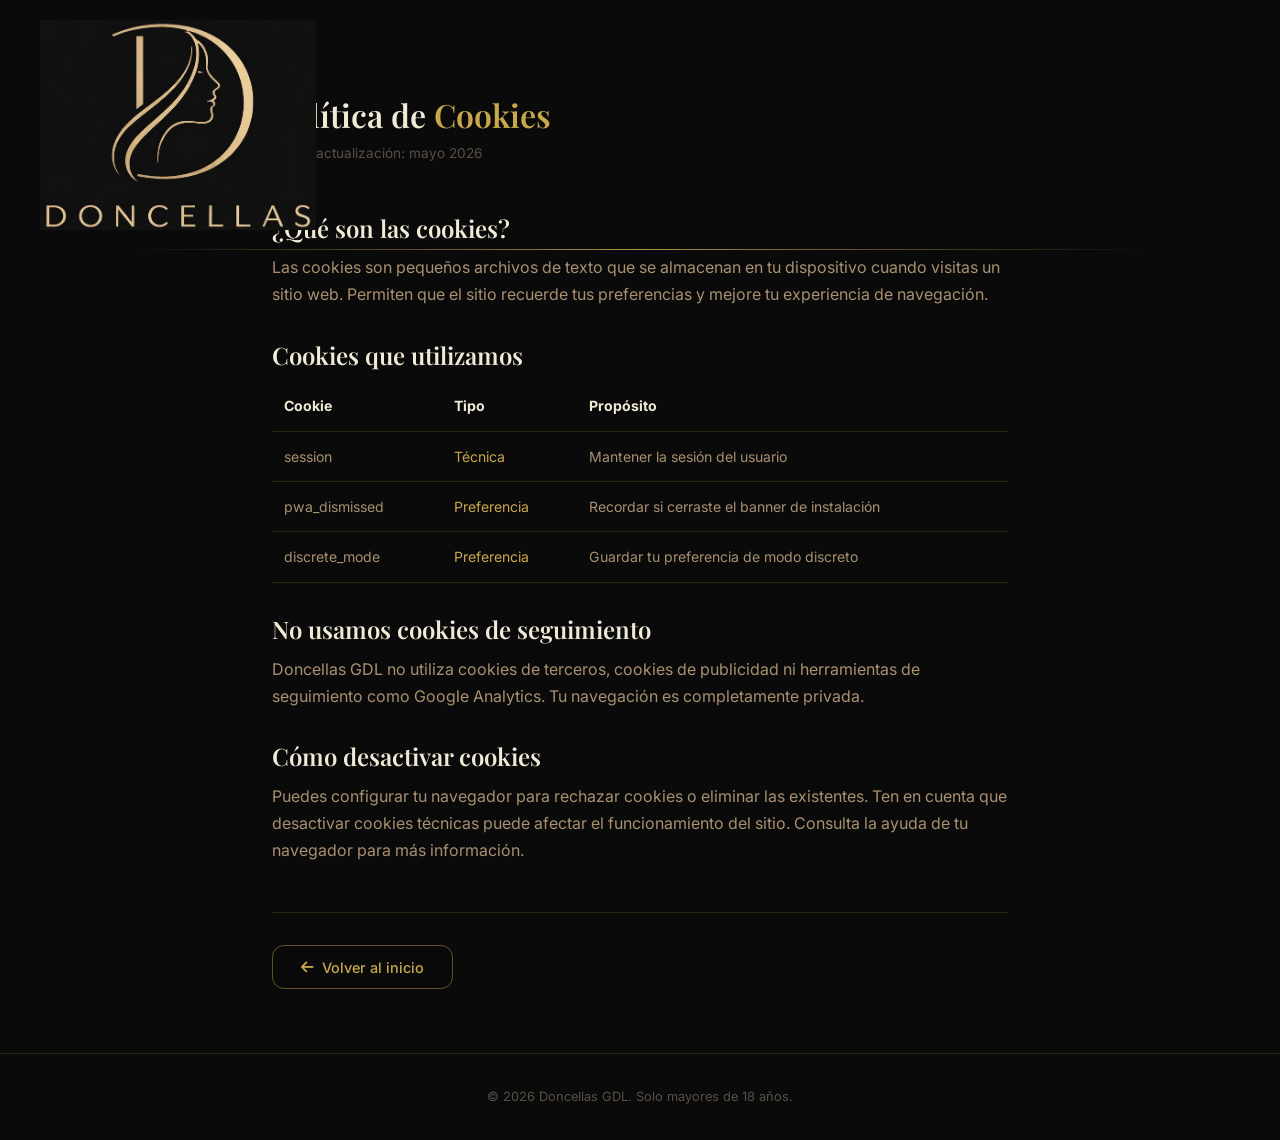
<file: cookies.html>
<!DOCTYPE html>
<html lang="es">
<head>
  <meta charset="UTF-8" />
  <meta name="viewport" content="width=device-width, initial-scale=1.0" />
  <title>Política de Cookies | Doncellas GDL</title>
  <meta name="robots" content="noindex, nofollow" />
  <link rel="stylesheet" href="styles.css" />
  <link rel="stylesheet" href="https://cdnjs.cloudflare.com/ajax/libs/font-awesome/6.5.0/css/all.min.css" />
</head>
<body>
<nav class="nav">
  <a href="index.html" class="nav-logo"><img src="logo.png" alt="Doncellas" /></a>
  <span class="nav-escorts-mobile">La Elegancia del Placer</span>
</nav>

<main style="max-width:800px;margin:0 auto;padding:6rem 2rem 4rem">
  <h1 style="font-size:2rem;margin-bottom:.5rem">Política de <span class="gold">Cookies</span></h1>
  <p style="color:var(--t3);font-size:.85rem;margin-bottom:3rem">Última actualización: mayo 2026</p>

  <div style="display:flex;flex-direction:column;gap:2rem;color:var(--t2);line-height:1.8">

    <section>
      <h3 style="color:var(--t1);margin-bottom:.75rem">¿Qué son las cookies?</h3>
      <p>Las cookies son pequeños archivos de texto que se almacenan en tu dispositivo cuando visitas un sitio web. Permiten que el sitio recuerde tus preferencias y mejore tu experiencia de navegación.</p>
    </section>

    <section>
      <h3 style="color:var(--t1);margin-bottom:.75rem">Cookies que utilizamos</h3>
      <div style="overflow-x:auto">
        <table style="width:100%;border-collapse:collapse;font-size:.88rem">
          <thead>
            <tr style="border-bottom:1px solid var(--border)">
              <th style="text-align:left;padding:.75rem;color:var(--t1)">Cookie</th>
              <th style="text-align:left;padding:.75rem;color:var(--t1)">Tipo</th>
              <th style="text-align:left;padding:.75rem;color:var(--t1)">Propósito</th>
            </tr>
          </thead>
          <tbody>
            <tr style="border-bottom:1px solid var(--border)">
              <td style="padding:.75rem">session</td>
              <td style="padding:.75rem;color:var(--gold)">Técnica</td>
              <td style="padding:.75rem">Mantener la sesión del usuario</td>
            </tr>
            <tr style="border-bottom:1px solid var(--border)">
              <td style="padding:.75rem">pwa_dismissed</td>
              <td style="padding:.75rem;color:var(--gold)">Preferencia</td>
              <td style="padding:.75rem">Recordar si cerraste el banner de instalación</td>
            </tr>
            <tr style="border-bottom:1px solid var(--border)">
              <td style="padding:.75rem">discrete_mode</td>
              <td style="padding:.75rem;color:var(--gold)">Preferencia</td>
              <td style="padding:.75rem">Guardar tu preferencia de modo discreto</td>
            </tr>
          </tbody>
        </table>
      </div>
    </section>

    <section>
      <h3 style="color:var(--t1);margin-bottom:.75rem">No usamos cookies de seguimiento</h3>
      <p>Doncellas GDL no utiliza cookies de terceros, cookies de publicidad ni herramientas de seguimiento como Google Analytics. Tu navegación es completamente privada.</p>
    </section>

    <section>
      <h3 style="color:var(--t1);margin-bottom:.75rem">Cómo desactivar cookies</h3>
      <p>Puedes configurar tu navegador para rechazar cookies o eliminar las existentes. Ten en cuenta que desactivar cookies técnicas puede afectar el funcionamiento del sitio. Consulta la ayuda de tu navegador para más información.</p>
    </section>

  </div>

  <div style="margin-top:3rem;padding-top:2rem;border-top:1px solid var(--border)">
    <a href="index.html" class="btn btn-outline"><i class="fas fa-arrow-left"></i> Volver al inicio</a>
  </div>
</main>

<footer style="padding:2rem;text-align:center;border-top:1px solid var(--border)">
  <p style="color:var(--t3);font-size:.8rem">© 2026 Doncellas GDL. Solo mayores de 18 años.</p>
</footer>
</body>
</html>
</file>
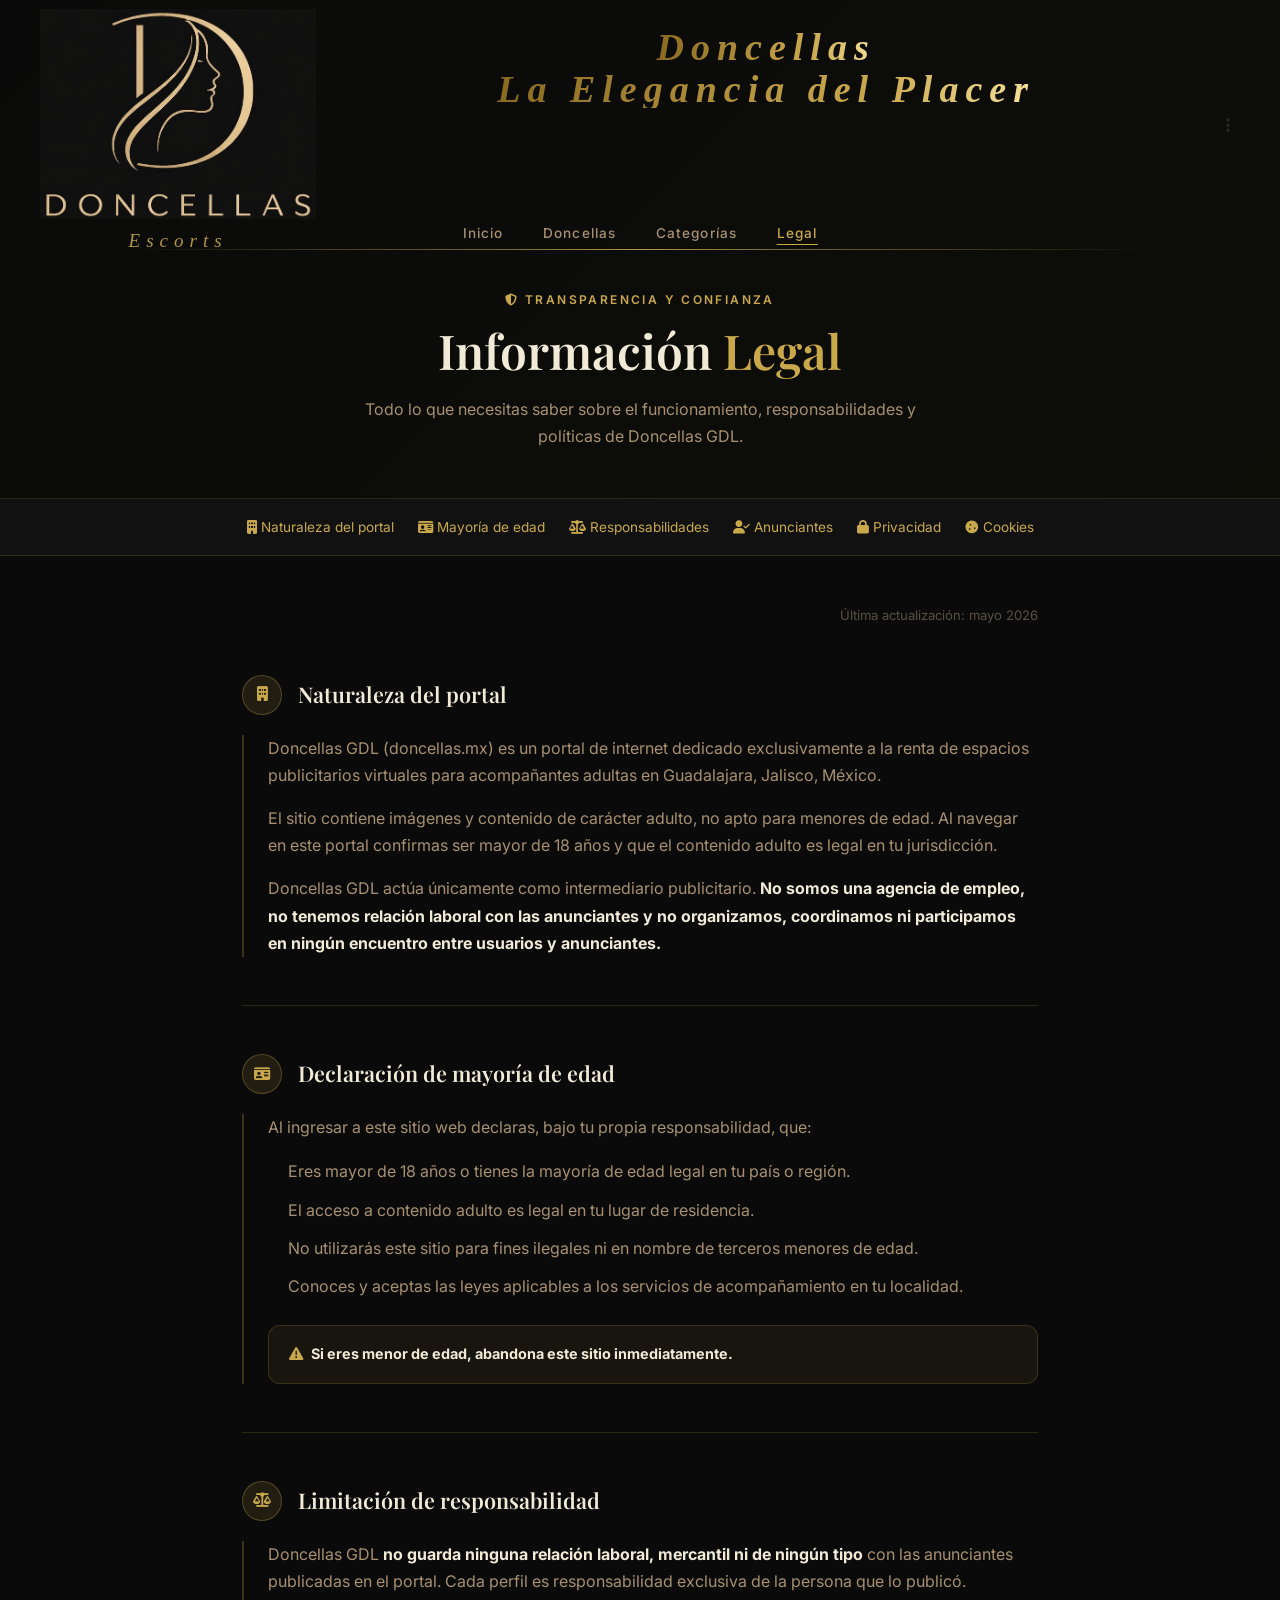
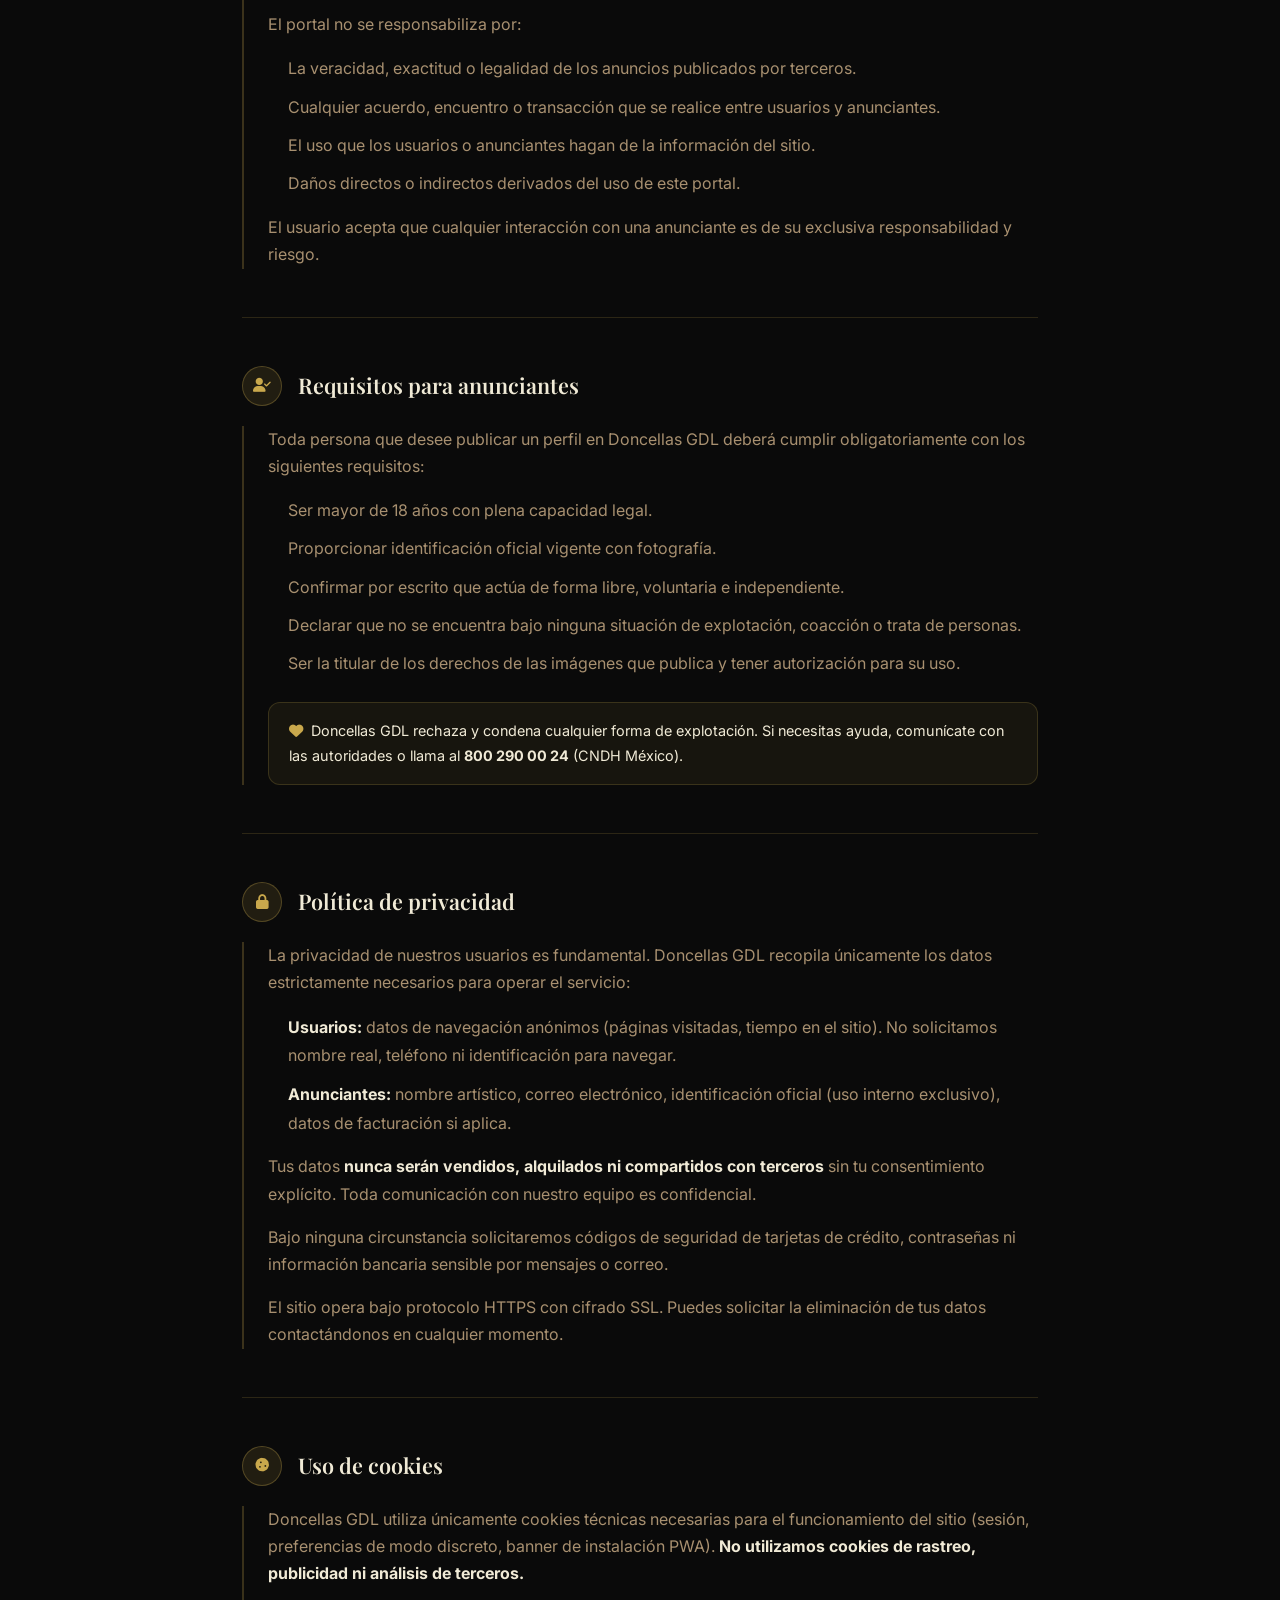
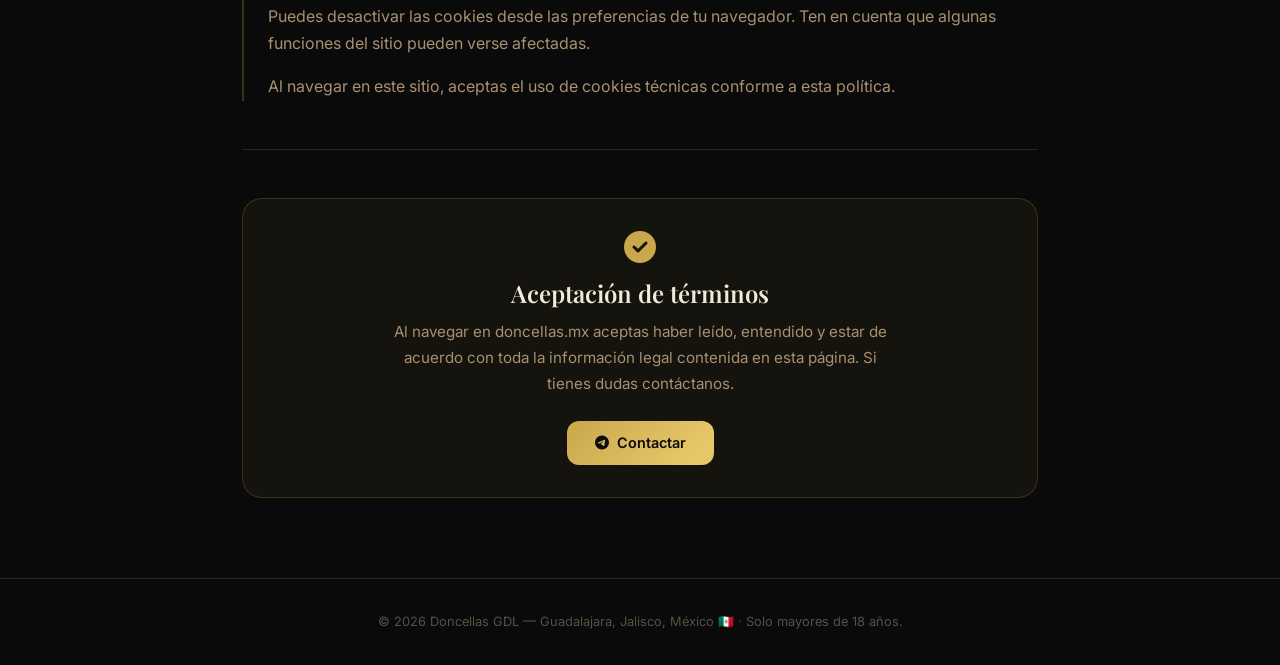
<file: legal.html>
<!DOCTYPE html>
<html lang="es">
<head>
  <meta charset="UTF-8" />
  <meta name="viewport" content="width=device-width, initial-scale=1.0, maximum-scale=1.0" />
  <title>Información Legal | Doncellas GDL</title>
  <meta name="description" content="Aviso legal, términos de uso, política de privacidad y condiciones de Doncellas GDL. Portal de acompañantes en Guadalajara, México." />
  <meta name="robots" content="index, follow" />
  <link rel="canonical" href="https://doncellas.mx/legal.html" />
  <link rel="stylesheet" href="styles.css" />
  <link rel="stylesheet" href="https://cdnjs.cloudflare.com/ajax/libs/font-awesome/6.5.0/css/all.min.css" />
  <link rel="manifest" href="/manifest.json" />
  <meta name="theme-color" content="#C9A84C" />
</head>
<body class="page-mobile-min-nav">

<!-- ── Navigation ── -->
<nav class="nav" id="mainNav">
  <div class="nav-brand">
    <a href="index.html" class="nav-logo" aria-label="Doncellas"><img src="logo.png" alt="Doncellas" /></a>
    <span class="nav-brand-title">Doncellas</span>
    <span class="nav-escorts-label">Escorts</span>
  </div>
  <div class="nav-center">
    <span class="nav-title">Doncellas</span>
    <span class="nav-tagline">La Elegancia del Placer</span>
    <ul class="nav-links">
      <li><a href="index.html">Inicio</a></li>
      <li><a href="modelos.html">Doncellas</a></li>
      <li><a href="categorias.html">Categorías</a></li>
      <li><a href="legal.html" class="active">Legal</a></li>
    </ul>
  </div>
  <div class="nav-cta">
    <button class="login-key" onclick="openModal('loginModal')" aria-label="Acceso" title="Acceso"><i class="fas fa-ellipsis-v"></i></button>
    <button class="nav-menu-btn" id="navMenuBtn" aria-label="Menú">
      <span></span><span></span><span></span>
    </button>
  </div>
  <span class="nav-escorts-mobile">La Elegancia del Placer</span>
</nav>

<!-- ── Hero pequeño ── -->
<section style="background:linear-gradient(135deg,#0A0A0A 0%,#0D0D08 100%);padding:calc(var(--nav-h) + 2.5rem) 2rem 3rem;text-align:center;border-bottom:1px solid var(--border)">
  <p class="section-label"><i class="fas fa-shield-alt"></i> Transparencia y confianza</p>
  <h1 style="font-size:clamp(1.8rem,4vw,3rem);margin:.75rem 0 1rem">Información <span class="gold">Legal</span></h1>
  <p style="color:var(--t2);max-width:560px;margin:0 auto;font-size:1rem;line-height:1.7">Todo lo que necesitas saber sobre el funcionamiento, responsabilidades y políticas de Doncellas GDL.</p>
</section>

<!-- ── Índice rápido ── -->
<div style="background:var(--surface);border-bottom:1px solid var(--border);padding:1.25rem 2rem;display:flex;gap:1.5rem;flex-wrap:wrap;justify-content:center">
  <a href="#naturaleza"   style="color:var(--gold);font-size:.85rem;text-decoration:none"><i class="fas fa-building"></i> Naturaleza del portal</a>
  <a href="#mayoria"      style="color:var(--gold);font-size:.85rem;text-decoration:none"><i class="fas fa-id-card"></i> Mayoría de edad</a>
  <a href="#responsabilidad" style="color:var(--gold);font-size:.85rem;text-decoration:none"><i class="fas fa-balance-scale"></i> Responsabilidades</a>
  <a href="#anunciantes"  style="color:var(--gold);font-size:.85rem;text-decoration:none"><i class="fas fa-user-check"></i> Anunciantes</a>
  <a href="#privacidad"   style="color:var(--gold);font-size:.85rem;text-decoration:none"><i class="fas fa-lock"></i> Privacidad</a>
  <a href="#cookies"      style="color:var(--gold);font-size:.85rem;text-decoration:none"><i class="fas fa-cookie"></i> Cookies</a>
</div>

<!-- ── Contenido legal ── -->
<main style="max-width:860px;margin:0 auto;padding:3rem 2rem 5rem">

  <p style="color:var(--t3);font-size:.82rem;margin-bottom:3rem;text-align:right">Última actualización: mayo 2026</p>

  <!-- 1. Naturaleza -->
  <section id="naturaleza" style="margin-bottom:3rem;scroll-margin-top:calc(var(--nav-h) + 8px)">
    <div style="display:flex;align-items:center;gap:1rem;margin-bottom:1.25rem">
      <div style="width:40px;height:40px;border-radius:50%;background:rgba(201,168,76,.12);border:1px solid rgba(201,168,76,.3);display:flex;align-items:center;justify-content:center;flex-shrink:0">
        <i class="fas fa-building" style="color:var(--gold);font-size:.9rem"></i>
      </div>
      <h2 style="font-size:1.35rem;margin:0">Naturaleza del portal</h2>
    </div>
    <div style="border-left:2px solid rgba(201,168,76,.25);padding-left:1.5rem;display:flex;flex-direction:column;gap:1rem;color:var(--t2);line-height:1.8">
      <p>Doncellas GDL (doncellas.mx) es un portal de internet dedicado exclusivamente a la renta de espacios publicitarios virtuales para acompañantes adultas en Guadalajara, Jalisco, México.</p>
      <p>El sitio contiene imágenes y contenido de carácter adulto, no apto para menores de edad. Al navegar en este portal confirmas ser mayor de 18 años y que el contenido adulto es legal en tu jurisdicción.</p>
      <p>Doncellas GDL actúa únicamente como intermediario publicitario. <strong style="color:var(--t1)">No somos una agencia de empleo, no tenemos relación laboral con las anunciantes y no organizamos, coordinamos ni participamos en ningún encuentro entre usuarios y anunciantes.</strong></p>
    </div>
  </section>

  <div style="border-top:1px solid var(--border);margin-bottom:3rem"></div>

  <!-- 2. Mayoría de edad -->
  <section id="mayoria" style="margin-bottom:3rem;scroll-margin-top:calc(var(--nav-h) + 8px)">
    <div style="display:flex;align-items:center;gap:1rem;margin-bottom:1.25rem">
      <div style="width:40px;height:40px;border-radius:50%;background:rgba(201,168,76,.12);border:1px solid rgba(201,168,76,.3);display:flex;align-items:center;justify-content:center;flex-shrink:0">
        <i class="fas fa-id-card" style="color:var(--gold);font-size:.9rem"></i>
      </div>
      <h2 style="font-size:1.35rem;margin:0">Declaración de mayoría de edad</h2>
    </div>
    <div style="border-left:2px solid rgba(201,168,76,.25);padding-left:1.5rem;display:flex;flex-direction:column;gap:1rem;color:var(--t2);line-height:1.8">
      <p>Al ingresar a este sitio web declaras, bajo tu propia responsabilidad, que:</p>
      <ul style="display:flex;flex-direction:column;gap:.6rem;padding-left:1.25rem">
        <li>Eres mayor de 18 años o tienes la mayoría de edad legal en tu país o región.</li>
        <li>El acceso a contenido adulto es legal en tu lugar de residencia.</li>
        <li>No utilizarás este sitio para fines ilegales ni en nombre de terceros menores de edad.</li>
        <li>Conoces y aceptas las leyes aplicables a los servicios de acompañamiento en tu localidad.</li>
      </ul>
      <div style="background:rgba(201,168,76,.07);border:1px solid rgba(201,168,76,.2);border-radius:var(--r-md);padding:1rem 1.25rem;margin-top:.5rem">
        <p style="margin:0;color:var(--t1);font-size:.9rem"><i class="fas fa-exclamation-triangle" style="color:var(--gold);margin-right:.5rem"></i><strong>Si eres menor de edad, abandona este sitio inmediatamente.</strong></p>
      </div>
    </div>
  </section>

  <div style="border-top:1px solid var(--border);margin-bottom:3rem"></div>

  <!-- 3. Responsabilidades -->
  <section id="responsabilidad" style="margin-bottom:3rem;scroll-margin-top:calc(var(--nav-h) + 8px)">
    <div style="display:flex;align-items:center;gap:1rem;margin-bottom:1.25rem">
      <div style="width:40px;height:40px;border-radius:50%;background:rgba(201,168,76,.12);border:1px solid rgba(201,168,76,.3);display:flex;align-items:center;justify-content:center;flex-shrink:0">
        <i class="fas fa-balance-scale" style="color:var(--gold);font-size:.9rem"></i>
      </div>
      <h2 style="font-size:1.35rem;margin:0">Limitación de responsabilidad</h2>
    </div>
    <div style="border-left:2px solid rgba(201,168,76,.25);padding-left:1.5rem;display:flex;flex-direction:column;gap:1rem;color:var(--t2);line-height:1.8">
      <p>Doncellas GDL <strong style="color:var(--t1)">no guarda ninguna relación laboral, mercantil ni de ningún tipo</strong> con las anunciantes publicadas en el portal. Cada perfil es responsabilidad exclusiva de la persona que lo publicó.</p>
      <p>El portal no se responsabiliza por:</p>
      <ul style="display:flex;flex-direction:column;gap:.6rem;padding-left:1.25rem">
        <li>La veracidad, exactitud o legalidad de los anuncios publicados por terceros.</li>
        <li>Cualquier acuerdo, encuentro o transacción que se realice entre usuarios y anunciantes.</li>
        <li>El uso que los usuarios o anunciantes hagan de la información del sitio.</li>
        <li>Daños directos o indirectos derivados del uso de este portal.</li>
      </ul>
      <p>El usuario acepta que cualquier interacción con una anunciante es de su exclusiva responsabilidad y riesgo.</p>
    </div>
  </section>

  <div style="border-top:1px solid var(--border);margin-bottom:3rem"></div>

  <!-- 4. Anunciantes -->
  <section id="anunciantes" style="margin-bottom:3rem;scroll-margin-top:calc(var(--nav-h) + 8px)">
    <div style="display:flex;align-items:center;gap:1rem;margin-bottom:1.25rem">
      <div style="width:40px;height:40px;border-radius:50%;background:rgba(201,168,76,.12);border:1px solid rgba(201,168,76,.3);display:flex;align-items:center;justify-content:center;flex-shrink:0">
        <i class="fas fa-user-check" style="color:var(--gold);font-size:.9rem"></i>
      </div>
      <h2 style="font-size:1.35rem;margin:0">Requisitos para anunciantes</h2>
    </div>
    <div style="border-left:2px solid rgba(201,168,76,.25);padding-left:1.5rem;display:flex;flex-direction:column;gap:1rem;color:var(--t2);line-height:1.8">
      <p>Toda persona que desee publicar un perfil en Doncellas GDL deberá cumplir obligatoriamente con los siguientes requisitos:</p>
      <ul style="display:flex;flex-direction:column;gap:.6rem;padding-left:1.25rem">
        <li>Ser mayor de 18 años con plena capacidad legal.</li>
        <li>Proporcionar identificación oficial vigente con fotografía.</li>
        <li>Confirmar por escrito que actúa de forma libre, voluntaria e independiente.</li>
        <li>Declarar que no se encuentra bajo ninguna situación de explotación, coacción o trata de personas.</li>
        <li>Ser la titular de los derechos de las imágenes que publica y tener autorización para su uso.</li>
      </ul>
      <div style="background:rgba(201,168,76,.07);border:1px solid rgba(201,168,76,.2);border-radius:var(--r-md);padding:1rem 1.25rem;margin-top:.5rem">
        <p style="margin:0;color:var(--t1);font-size:.9rem"><i class="fas fa-heart" style="color:var(--gold);margin-right:.5rem"></i>Doncellas GDL rechaza y condena cualquier forma de explotación. Si necesitas ayuda, comunícate con las autoridades o llama al <strong>800 290 00 24</strong> (CNDH México).</p>
      </div>
    </div>
  </section>

  <div style="border-top:1px solid var(--border);margin-bottom:3rem"></div>

  <!-- 5. Privacidad -->
  <section id="privacidad" style="margin-bottom:3rem;scroll-margin-top:calc(var(--nav-h) + 8px)">
    <div style="display:flex;align-items:center;gap:1rem;margin-bottom:1.25rem">
      <div style="width:40px;height:40px;border-radius:50%;background:rgba(201,168,76,.12);border:1px solid rgba(201,168,76,.3);display:flex;align-items:center;justify-content:center;flex-shrink:0">
        <i class="fas fa-lock" style="color:var(--gold);font-size:.9rem"></i>
      </div>
      <h2 style="font-size:1.35rem;margin:0">Política de privacidad</h2>
    </div>
    <div style="border-left:2px solid rgba(201,168,76,.25);padding-left:1.5rem;display:flex;flex-direction:column;gap:1rem;color:var(--t2);line-height:1.8">
      <p>La privacidad de nuestros usuarios es fundamental. Doncellas GDL recopila únicamente los datos estrictamente necesarios para operar el servicio:</p>
      <ul style="display:flex;flex-direction:column;gap:.6rem;padding-left:1.25rem">
        <li><strong style="color:var(--t1)">Usuarios:</strong> datos de navegación anónimos (páginas visitadas, tiempo en el sitio). No solicitamos nombre real, teléfono ni identificación para navegar.</li>
        <li><strong style="color:var(--t1)">Anunciantes:</strong> nombre artístico, correo electrónico, identificación oficial (uso interno exclusivo), datos de facturación si aplica.</li>
      </ul>
      <p>Tus datos <strong style="color:var(--t1)">nunca serán vendidos, alquilados ni compartidos con terceros</strong> sin tu consentimiento explícito. Toda comunicación con nuestro equipo es confidencial.</p>
      <p>Bajo ninguna circunstancia solicitaremos códigos de seguridad de tarjetas de crédito, contraseñas ni información bancaria sensible por mensajes o correo.</p>
      <p>El sitio opera bajo protocolo HTTPS con cifrado SSL. Puedes solicitar la eliminación de tus datos contactándonos en cualquier momento.</p>
    </div>
  </section>

  <div style="border-top:1px solid var(--border);margin-bottom:3rem"></div>

  <!-- 6. Cookies -->
  <section id="cookies" style="margin-bottom:3rem;scroll-margin-top:calc(var(--nav-h) + 8px)">
    <div style="display:flex;align-items:center;gap:1rem;margin-bottom:1.25rem">
      <div style="width:40px;height:40px;border-radius:50%;background:rgba(201,168,76,.12);border:1px solid rgba(201,168,76,.3);display:flex;align-items:center;justify-content:center;flex-shrink:0">
        <i class="fas fa-cookie" style="color:var(--gold);font-size:.9rem"></i>
      </div>
      <h2 style="font-size:1.35rem;margin:0">Uso de cookies</h2>
    </div>
    <div style="border-left:2px solid rgba(201,168,76,.25);padding-left:1.5rem;display:flex;flex-direction:column;gap:1rem;color:var(--t2);line-height:1.8">
      <p>Doncellas GDL utiliza únicamente cookies técnicas necesarias para el funcionamiento del sitio (sesión, preferencias de modo discreto, banner de instalación PWA). <strong style="color:var(--t1)">No utilizamos cookies de rastreo, publicidad ni análisis de terceros.</strong></p>
      <p>Puedes desactivar las cookies desde las preferencias de tu navegador. Ten en cuenta que algunas funciones del sitio pueden verse afectadas.</p>
      <p>Al navegar en este sitio, aceptas el uso de cookies técnicas conforme a esta política.</p>
    </div>
  </section>

  <div style="border-top:1px solid var(--border);margin-bottom:3rem"></div>

  <!-- Aceptación general -->
  <section style="background:rgba(201,168,76,.06);border:1px solid rgba(201,168,76,.2);border-radius:var(--r-lg);padding:2rem;text-align:center">
    <i class="fas fa-check-circle" style="font-size:2rem;color:var(--gold);margin-bottom:1rem;display:block"></i>
    <h3 style="margin-bottom:.75rem">Aceptación de términos</h3>
    <p style="color:var(--t2);max-width:500px;margin:0 auto;line-height:1.7;font-size:.95rem">Al navegar en doncellas.mx aceptas haber leído, entendido y estar de acuerdo con toda la información legal contenida en esta página. Si tienes dudas contáctanos.</p>
    <div style="margin-top:1.5rem">
      <a href="https://t.me/DoncellasGDLbot" target="_blank" class="btn btn-gold"><i class="fab fa-telegram"></i> Contactar</a>
    </div>
  </section>

</main>

<!-- ── Footer ── -->
<footer style="padding:2rem;text-align:center;border-top:1px solid var(--border)">
  <p style="color:var(--t3);font-size:.8rem">© 2026 Doncellas GDL — Guadalajara, Jalisco, México 🇲🇽 · Solo mayores de 18 años.</p>
</footer>

<!-- ── Bottom nav móvil ── -->
<nav class="bottom-nav" aria-label="Navegación principal móvil">
  <a href="index.html"     class="bottom-nav-item"><i class="fas fa-home"></i><span>Inicio</span></a>
  <a href="modelos.html"   class="bottom-nav-item"><i class="fas fa-heart"></i><span>Doncellas</span></a>
  <a href="categorias.html" class="bottom-nav-item"><i class="fas fa-th-large"></i><span>Categorías</span></a>
  <a href="legal.html"     class="bottom-nav-item active"><i class="fas fa-shield-alt"></i><span>Legal</span></a>
</nav>

<div class="toast-container" id="toastContainer"></div>

<div class="modal-overlay" id="loginModal">
  <div class="modal">
    <div class="modal-logo"><img src="logo.png" alt="Doncellas" /></div>
    <div class="modal-header">
      <h3 class="modal-title">Iniciar Sesión</h3>
      <button class="modal-close" onclick="closeModal('loginModal')"><i class="fas fa-times"></i></button>
    </div>
    <div id="loginError" style="display:none;background:rgba(224,80,80,.12);border:1px solid rgba(224,80,80,.3);border-radius:var(--r-md);padding:.75rem 1rem;margin-bottom:1rem;font-size:.85rem;color:var(--red)"><i class="fas fa-exclamation-circle"></i> Usuario o contraseña incorrectos.</div>
    <div class="form-group"><label class="form-label">Correo</label><input type="email" class="form-input" id="loginEmail" placeholder="tu@correo.com" /></div>
    <div class="form-group"><label class="form-label">Contraseña</label><div class="pass-wrap"><input type="password" class="form-input" id="loginPass" placeholder="••••••••" onkeydown="if(event.key==='Enter')doLogin()" /><button type="button" class="pass-toggle" aria-label="Mostrar contraseña" onclick="togglePassword(this)"><i class="fas fa-eye"></i></button></div></div>
    <button class="btn btn-gold w-full" style="justify-content:center;margin-top:.5rem" onclick="doLogin()"><i class="fas fa-sign-in-alt"></i> Entrar</button>
    <div style="margin-top:1rem;padding-top:1rem;border-top:1px solid var(--border);display:flex;flex-direction:column;gap:.35rem">
      <button class="btn btn-ghost btn-sm" style="font-size:.75rem" onclick="fillLogin('valentina@doncellas.mx','modelo123')"><i class="fas fa-user" style="color:var(--gold)"></i> Doncella demo</button>
    </div>
  </div>
</div>

<script src="app.js"></script>
<script>
  if ('serviceWorker' in navigator) {
    navigator.serviceWorker.register('/sw.js').catch(() => {});
  }
</script>
</body>
</html>
</file>
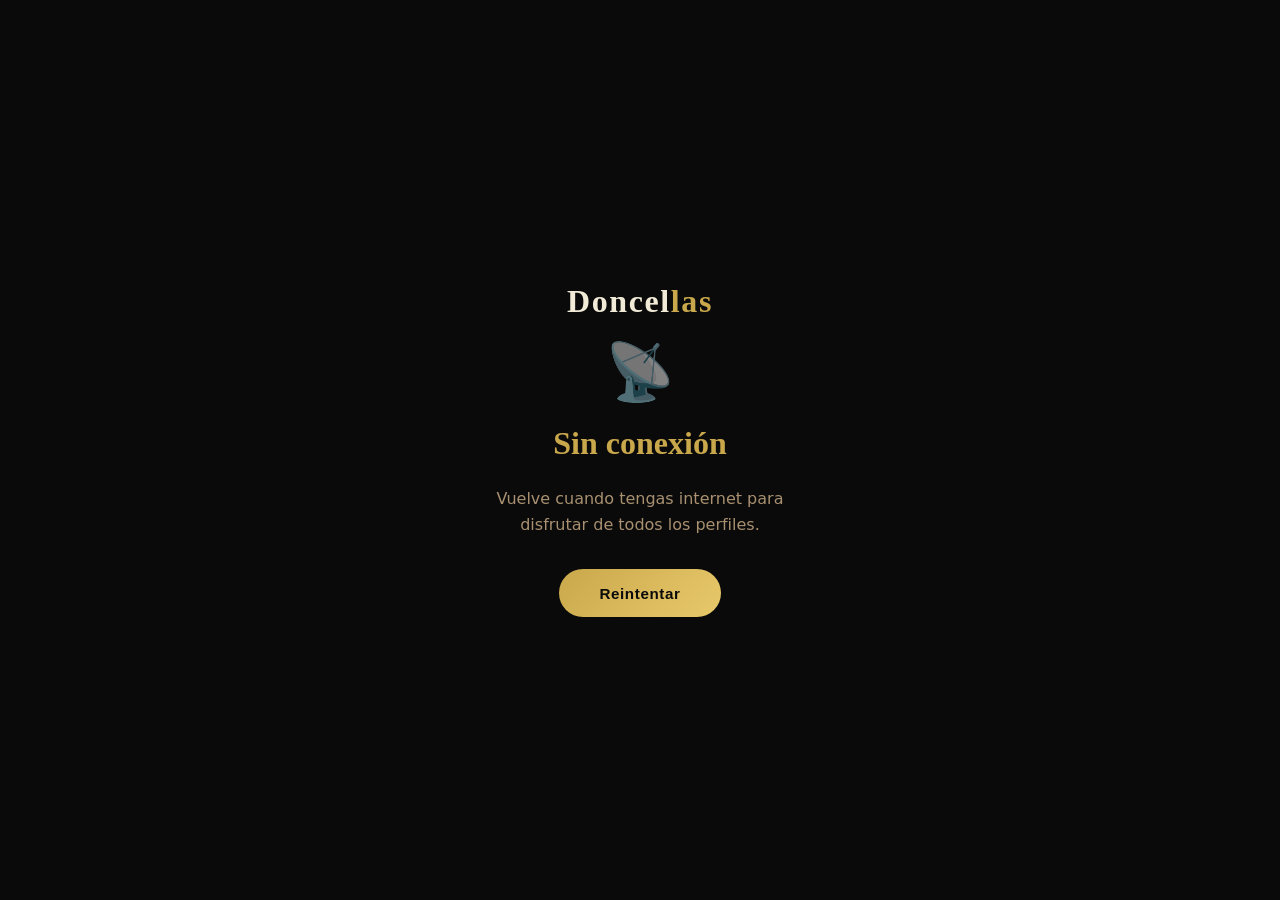
<file: offline.html>
<!DOCTYPE html>
<html lang="es">
<head>
  <meta charset="UTF-8" />
  <meta name="viewport" content="width=device-width, initial-scale=1.0, maximum-scale=1.0" />
  <title>Sin conexión — Doncellas</title>
  <link rel="manifest" href="/manifest.json" />
  <meta name="theme-color" content="#C9A84C" />
  <meta name="apple-mobile-web-app-capable" content="yes" />
  <meta name="apple-mobile-web-app-status-bar-style" content="black-translucent" />
  <meta name="apple-mobile-web-app-title" content="Financel" />
  <link rel="apple-touch-icon" href="/assets/icons/icon-192.png" />
  <style>
    *, *::before, *::after { box-sizing: border-box; margin: 0; padding: 0; }
    body {
      font-family: 'Inter', system-ui, sans-serif;
      background: #0A0A0A;
      color: #F0EAD6;
      min-height: 100vh;
      display: flex;
      flex-direction: column;
      align-items: center;
      justify-content: center;
      text-align: center;
      padding: 2rem;
      gap: 1.5rem;
    }
    .logo {
      font-family: Georgia, serif;
      font-size: 2rem;
      font-weight: 700;
      letter-spacing: .05em;
    }
    .logo span { color: #C9A84C; }
    .icon {
      font-size: 3.5rem;
      line-height: 1;
      opacity: .5;
    }
    h1 {
      font-family: Georgia, serif;
      font-size: clamp(1.4rem, 4vw, 2rem);
      color: #C9A84C;
      line-height: 1.2;
    }
    p {
      color: #A89070;
      font-size: clamp(.9rem, 2.5vw, 1rem);
      line-height: 1.6;
      max-width: 320px;
    }
    button {
      margin-top: .5rem;
      padding: .85rem 2.5rem;
      background: linear-gradient(135deg, #C9A84C, #E8C96A);
      color: #0A0A0A;
      border: none;
      border-radius: 100px;
      font-weight: 700;
      font-size: .95rem;
      cursor: pointer;
      letter-spacing: .04em;
      min-height: 48px;
      transition: opacity .2s;
    }
    button:active { opacity: .8; }
  </style>
</head>
<body>
  <div class="logo">Doncel<span>las</span></div>
  <div class="icon">📡</div>
  <h1>Sin conexión</h1>
  <p>Vuelve cuando tengas internet para disfrutar de todos los perfiles.</p>
  <button onclick="location.reload()">Reintentar</button>
</body>
</html>
</file>
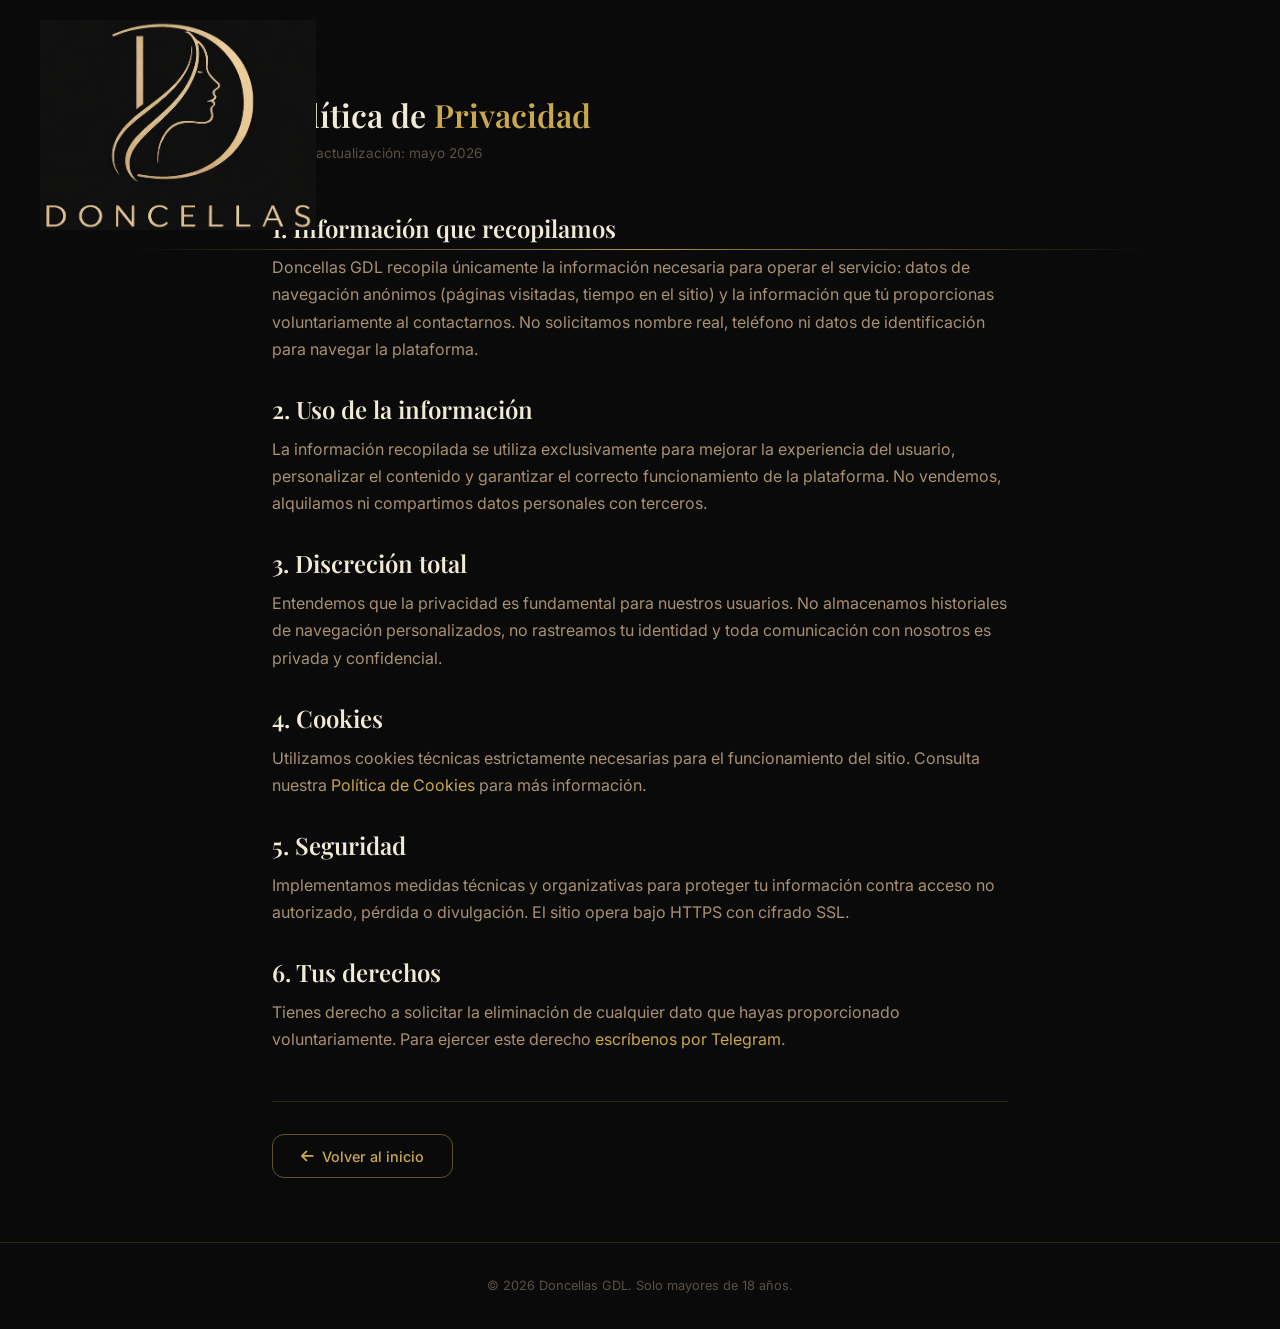
<file: privacidad.html>
<!DOCTYPE html>
<html lang="es">
<head>
  <meta charset="UTF-8" />
  <meta name="viewport" content="width=device-width, initial-scale=1.0" />
  <title>Política de Privacidad | Doncellas GDL</title>
  <meta name="robots" content="noindex, nofollow" />
  <link rel="stylesheet" href="styles.css" />
  <link rel="stylesheet" href="https://cdnjs.cloudflare.com/ajax/libs/font-awesome/6.5.0/css/all.min.css" />
</head>
<body>
<nav class="nav">
  <a href="index.html" class="nav-logo"><img src="logo.png" alt="Doncellas" /></a>
  <span class="nav-escorts-mobile">La Elegancia del Placer</span>
</nav>

<main style="max-width:800px;margin:0 auto;padding:6rem 2rem 4rem">
  <h1 style="font-size:2rem;margin-bottom:.5rem">Política de <span class="gold">Privacidad</span></h1>
  <p style="color:var(--t3);font-size:.85rem;margin-bottom:3rem">Última actualización: mayo 2026</p>

  <div style="display:flex;flex-direction:column;gap:2rem;color:var(--t2);line-height:1.8">

    <section>
      <h3 style="color:var(--t1);margin-bottom:.75rem">1. Información que recopilamos</h3>
      <p>Doncellas GDL recopila únicamente la información necesaria para operar el servicio: datos de navegación anónimos (páginas visitadas, tiempo en el sitio) y la información que tú proporcionas voluntariamente al contactarnos. No solicitamos nombre real, teléfono ni datos de identificación para navegar la plataforma.</p>
    </section>

    <section>
      <h3 style="color:var(--t1);margin-bottom:.75rem">2. Uso de la información</h3>
      <p>La información recopilada se utiliza exclusivamente para mejorar la experiencia del usuario, personalizar el contenido y garantizar el correcto funcionamiento de la plataforma. No vendemos, alquilamos ni compartimos datos personales con terceros.</p>
    </section>

    <section>
      <h3 style="color:var(--t1);margin-bottom:.75rem">3. Discreción total</h3>
      <p>Entendemos que la privacidad es fundamental para nuestros usuarios. No almacenamos historiales de navegación personalizados, no rastreamos tu identidad y toda comunicación con nosotros es privada y confidencial.</p>
    </section>

    <section>
      <h3 style="color:var(--t1);margin-bottom:.75rem">4. Cookies</h3>
      <p>Utilizamos cookies técnicas estrictamente necesarias para el funcionamiento del sitio. Consulta nuestra <a href="cookies.html" style="color:var(--gold)">Política de Cookies</a> para más información.</p>
    </section>

    <section>
      <h3 style="color:var(--t1);margin-bottom:.75rem">5. Seguridad</h3>
      <p>Implementamos medidas técnicas y organizativas para proteger tu información contra acceso no autorizado, pérdida o divulgación. El sitio opera bajo HTTPS con cifrado SSL.</p>
    </section>

    <section>
      <h3 style="color:var(--t1);margin-bottom:.75rem">6. Tus derechos</h3>
      <p>Tienes derecho a solicitar la eliminación de cualquier dato que hayas proporcionado voluntariamente. Para ejercer este derecho <a href="https://t.me/DoncellasGDLbot" target="_blank" style="color:var(--gold)">escríbenos por Telegram</a>.</p>
    </section>

  </div>

  <div style="margin-top:3rem;padding-top:2rem;border-top:1px solid var(--border)">
    <a href="index.html" class="btn btn-outline"><i class="fas fa-arrow-left"></i> Volver al inicio</a>
  </div>
</main>

<footer style="padding:2rem;text-align:center;border-top:1px solid var(--border)">
  <p style="color:var(--t3);font-size:.8rem">© 2026 Doncellas GDL. Solo mayores de 18 años.</p>
</footer>
</body>
</html>
</file>
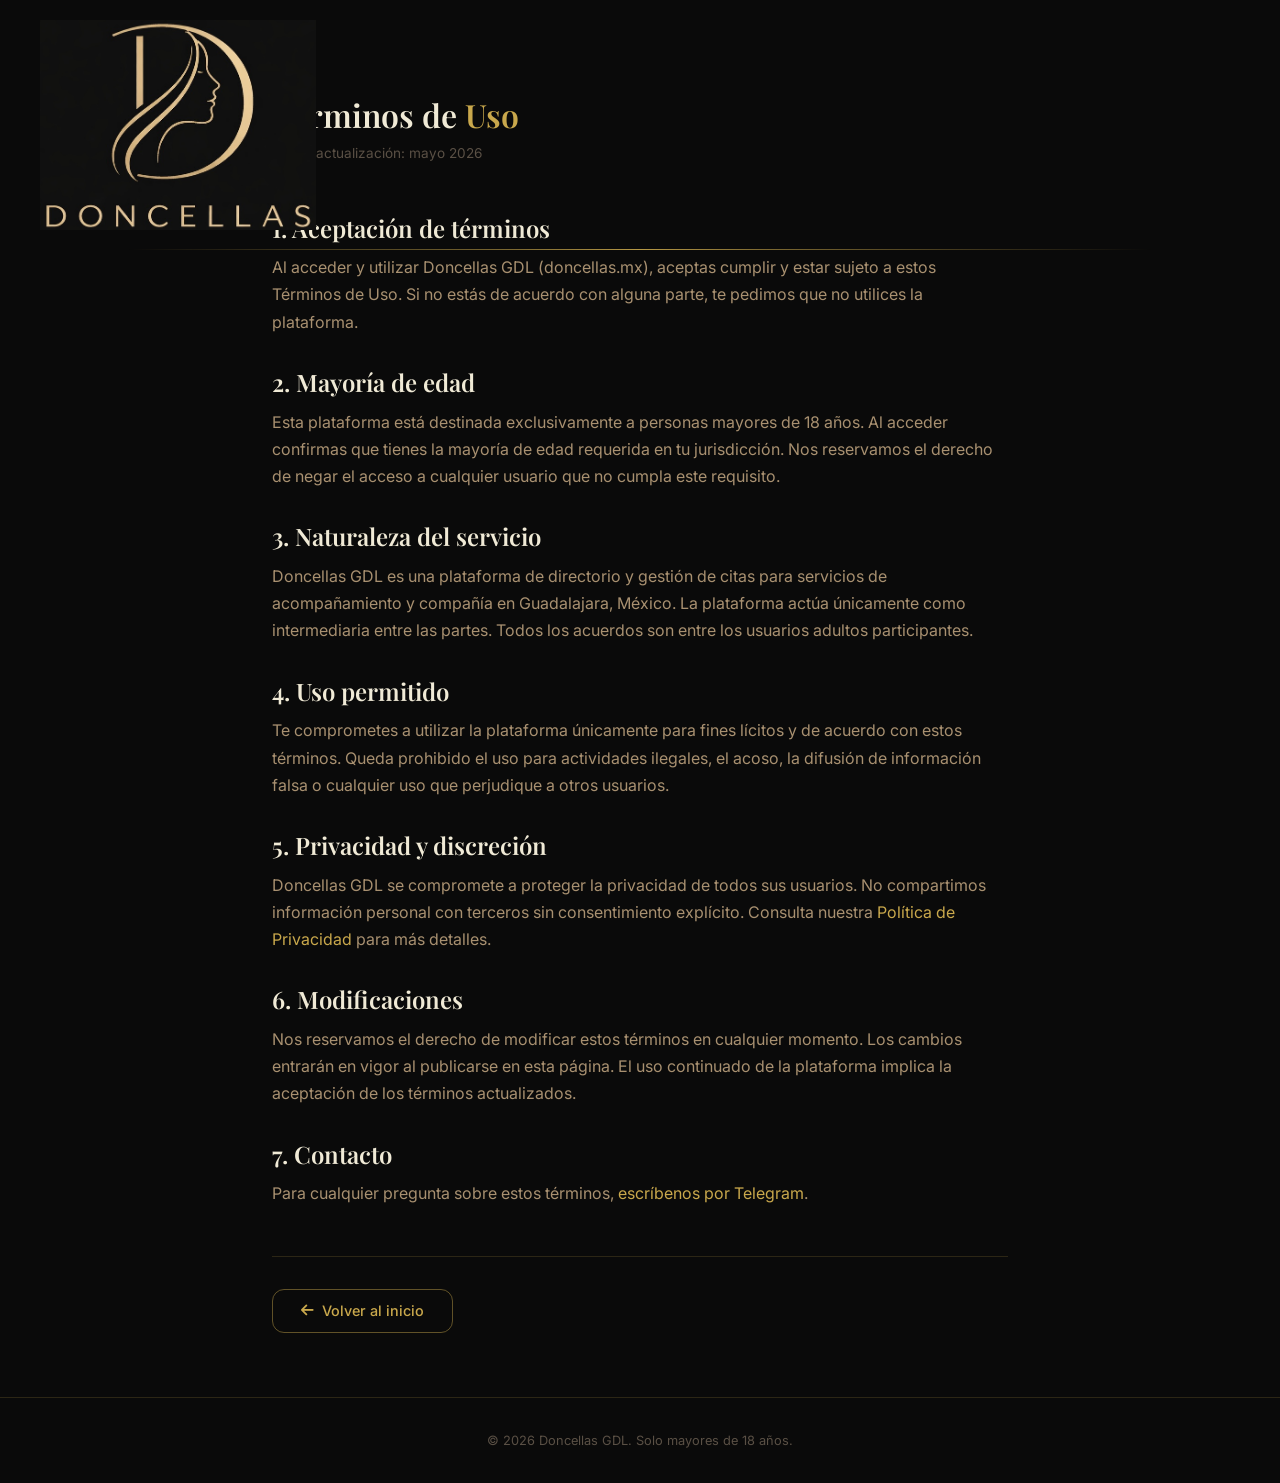
<file: terminos.html>
<!DOCTYPE html>
<html lang="es">
<head>
  <meta charset="UTF-8" />
  <meta name="viewport" content="width=device-width, initial-scale=1.0" />
  <title>Términos de Uso | Doncellas GDL</title>
  <meta name="robots" content="noindex, nofollow" />
  <link rel="stylesheet" href="styles.css" />
  <link rel="stylesheet" href="https://cdnjs.cloudflare.com/ajax/libs/font-awesome/6.5.0/css/all.min.css" />
</head>
<body>
<nav class="nav">
  <a href="index.html" class="nav-logo"><img src="logo.png" alt="Doncellas" /></a>
  <span class="nav-escorts-mobile">La Elegancia del Placer</span>
</nav>

<main style="max-width:800px;margin:0 auto;padding:6rem 2rem 4rem">
  <h1 style="font-size:2rem;margin-bottom:.5rem">Términos de <span class="gold">Uso</span></h1>
  <p style="color:var(--t3);font-size:.85rem;margin-bottom:3rem">Última actualización: mayo 2026</p>

  <div style="display:flex;flex-direction:column;gap:2rem;color:var(--t2);line-height:1.8">

    <section>
      <h3 style="color:var(--t1);margin-bottom:.75rem">1. Aceptación de términos</h3>
      <p>Al acceder y utilizar Doncellas GDL (doncellas.mx), aceptas cumplir y estar sujeto a estos Términos de Uso. Si no estás de acuerdo con alguna parte, te pedimos que no utilices la plataforma.</p>
    </section>

    <section>
      <h3 style="color:var(--t1);margin-bottom:.75rem">2. Mayoría de edad</h3>
      <p>Esta plataforma está destinada exclusivamente a personas mayores de 18 años. Al acceder confirmas que tienes la mayoría de edad requerida en tu jurisdicción. Nos reservamos el derecho de negar el acceso a cualquier usuario que no cumpla este requisito.</p>
    </section>

    <section>
      <h3 style="color:var(--t1);margin-bottom:.75rem">3. Naturaleza del servicio</h3>
      <p>Doncellas GDL es una plataforma de directorio y gestión de citas para servicios de acompañamiento y compañía en Guadalajara, México. La plataforma actúa únicamente como intermediaria entre las partes. Todos los acuerdos son entre los usuarios adultos participantes.</p>
    </section>

    <section>
      <h3 style="color:var(--t1);margin-bottom:.75rem">4. Uso permitido</h3>
      <p>Te comprometes a utilizar la plataforma únicamente para fines lícitos y de acuerdo con estos términos. Queda prohibido el uso para actividades ilegales, el acoso, la difusión de información falsa o cualquier uso que perjudique a otros usuarios.</p>
    </section>

    <section>
      <h3 style="color:var(--t1);margin-bottom:.75rem">5. Privacidad y discreción</h3>
      <p>Doncellas GDL se compromete a proteger la privacidad de todos sus usuarios. No compartimos información personal con terceros sin consentimiento explícito. Consulta nuestra <a href="privacidad.html" style="color:var(--gold)">Política de Privacidad</a> para más detalles.</p>
    </section>

    <section>
      <h3 style="color:var(--t1);margin-bottom:.75rem">6. Modificaciones</h3>
      <p>Nos reservamos el derecho de modificar estos términos en cualquier momento. Los cambios entrarán en vigor al publicarse en esta página. El uso continuado de la plataforma implica la aceptación de los términos actualizados.</p>
    </section>

    <section>
      <h3 style="color:var(--t1);margin-bottom:.75rem">7. Contacto</h3>
      <p>Para cualquier pregunta sobre estos términos, <a href="https://t.me/DoncellasGDLbot" target="_blank" style="color:var(--gold)">escríbenos por Telegram</a>.</p>
    </section>

  </div>

  <div style="margin-top:3rem;padding-top:2rem;border-top:1px solid var(--border)">
    <a href="index.html" class="btn btn-outline"><i class="fas fa-arrow-left"></i> Volver al inicio</a>
  </div>
</main>

<footer style="padding:2rem;text-align:center;border-top:1px solid var(--border)">
  <p style="color:var(--t3);font-size:.8rem">© 2026 Doncellas GDL. Solo mayores de 18 años.</p>
</footer>
</body>
</html>
</file>
<file: styles.css>
/* ============================================================
   VELVETSTAGE — Design System
   Fondo: #0A0A0A | Dorado: #C9A84C | Elegancia sin límites
   ============================================================ */

@import url('https://fonts.googleapis.com/css2?family=Playfair+Display:ital,wght@0,400;0,600;0,700;1,400&family=Inter:wght@300;400;500;600&display=swap');

/* ─── Variables ─────────────────────────────────────────── */
:root {
  --bg:        #0A0A0A;
  --surface:   #111111;
  --card:      #161616;
  --card-hover:#1C1C1C;
  --border:    rgba(201,168,76,.18);
  --border-h:  rgba(201,168,76,.45);

  --gold:      #C9A84C;
  --gold-lt:   #E8C96A;
  --gold-dk:   #9A7830;
  --gold-glow: rgba(201,168,76,.25);

  --white:     #FFFFFF;
  --t1:        #F0EAD6;
  --t2:        #A89070;
  --t3:        #5A5045;

  --green:     #4CAF82;
  --red:       #E05050;
  --blue:      #5078C9;

  --r-sm:  6px;
  --r-md:  12px;
  --r-lg:  20px;
  --r-xl:  32px;

  --shadow:      0 4px 24px rgba(0,0,0,.6);
  --shadow-gold: 0 0 30px rgba(201,168,76,.2);

  --nav-h: 140px;
  --font-serif: 'Playfair Display', Georgia, serif;
  --font-sans:  'Inter', system-ui, sans-serif;

  --transition: .3s cubic-bezier(.4,0,.2,1);
}

/* Desktop: taller nav to accommodate larger logo (cropped to show only gold).
   Scoped to `.nav .nav-logo` so the footer brand logo is NOT affected. */
@media (min-width: 769px) {
  :root { --nav-h: 250px; }
  .nav-brand {
    align-self: stretch;
    justify-content: center;
  }
  .nav .nav-logo {
    overflow: visible;
    height: auto;
    flex: 1;
    display: flex;
    align-items: center;
  }
  .nav .nav-logo img {
    height: 210px;
    width: auto;
    margin-top: 0;
  }
  /* En los PANELES el logo NO debe crecer: si crece (flex:1) empuja los
     links del nav contra "Panel Administrador" y se enciman. Con flex:0 el
     space-between reparte el hueco y deja aire entre los links y el lado
     derecho. Solo afecta a los paneles, no al sitio público. */
  body.panel-page .nav .nav-logo { flex: 0 0 auto; }
  body.panel-admin  .nav .nav-admin-right,
  body.panel-modelo .nav .nav-modelo-right { margin-left: auto; }
}

/* Mobile: same crop applied proportionally (108px image → 70px visible gold area).
   Scoped to `.nav .nav-logo` so the footer brand logo is NOT affected. */
@media (max-width: 768px) {
  :root { --nav-h: 100px; }
  .nav .nav-logo {
    overflow: hidden;
    height: 70px;
  }
}

/* ─── Reset ─────────────────────────────────────────────── */
*, *::before, *::after { box-sizing: border-box; margin: 0; padding: 0; }
html { scroll-behavior: smooth; font-size: 16px; }
body {
  font-family: var(--font-sans);
  background: var(--bg);
  color: var(--t1);
  min-height: 100vh;
  -webkit-font-smoothing: antialiased;
}
a { color: inherit; text-decoration: none; }
img { display: block; max-width: 100%; }
button { cursor: pointer; border: none; background: none; font-family: inherit; }
ul { list-style: none; }
input, select, textarea { font-family: inherit; }

/* ─── Scrollbar ─────────────────────────────────────────── */
::-webkit-scrollbar { width: 6px; }
::-webkit-scrollbar-track { background: var(--bg); }
::-webkit-scrollbar-thumb { background: var(--gold-dk); border-radius: 3px; }
::-webkit-scrollbar-thumb:hover { background: var(--gold); }

/* ─── Typography ─────────────────────────────────────────── */
h1,h2,h3,h4,h5 { font-family: var(--font-serif); font-weight: 600; line-height: 1.2; }
h1 { font-size: clamp(2rem, 5vw, 4rem); }
h2 { font-size: clamp(1.5rem, 3vw, 2.5rem); }
h3 { font-size: clamp(1.1rem, 2vw, 1.5rem); }
h4 { font-size: 1.1rem; }
p  { line-height: 1.7; color: var(--t2); }

.gold { color: var(--gold); }
.section-label {
  font-size: .7rem;
  font-weight: 600;
  letter-spacing: .2em;
  text-transform: uppercase;
  color: var(--gold);
  margin-bottom: .5rem;
}
.section-title { margin-bottom: .5rem; }
.section-sub { color: var(--t2); margin-bottom: 2.5rem; }

/* ─── Buttons ────────────────────────────────────────────── */
.btn {
  display: inline-flex;
  align-items: center;
  gap: .5rem;
  padding: .75rem 1.75rem;
  border-radius: var(--r-md);
  font-weight: 500;
  font-size: .9rem;
  transition: var(--transition);
  white-space: nowrap;
}
.btn-gold {
  background: linear-gradient(135deg, var(--gold) 0%, var(--gold-lt) 50%, var(--gold) 100%);
  background-size: 200% auto;
  color: #0A0A0A;
  font-weight: 600;
}
.btn-gold:hover {
  background-position: right center;
  box-shadow: var(--shadow-gold);
  transform: translateY(-1px);
}
.btn-outline {
  border: 1px solid var(--border-h);
  color: var(--gold);
  background: transparent;
}
.btn-outline:hover {
  background: var(--gold-glow);
  border-color: var(--gold);
}
.btn-ghost {
  color: var(--t2);
  padding: .6rem 1rem;
}
.btn-ghost:hover { color: var(--gold); }
.btn-sm { padding: .5rem 1.2rem; font-size: .8rem; }
.btn-lg { padding: 1rem 2.5rem; font-size: 1rem; }
.btn-wa {
  background: #25D366;
  color: #fff;
  font-weight: 600;
  font-size: 1rem;
}
.btn-wa:hover { background: #1ebe5d; transform: translateY(-1px); box-shadow: 0 4px 20px rgba(37,211,102,.3); }
.btn-telegram {
  background: #229ED9;
  color: #fff;
  font-weight: 600;
  font-size: 1rem;
}
.btn-telegram:hover { background: #1a8abf; transform: translateY(-1px); box-shadow: 0 4px 20px rgba(34,158,217,.3); }
.btn-danger { background: var(--red); color: #fff; }
.btn-danger:hover { opacity: .85; }

/* ─── Pills / Badges ─────────────────────────────────────── */
.pill {
  display: inline-flex;
  align-items: center;
  gap: .35rem;
  padding: .3rem .85rem;
  border-radius: 999px;
  font-size: .72rem;
  font-weight: 600;
  letter-spacing: .04em;
  text-transform: uppercase;
}
.pill-available { background: rgba(34,160,100,.82); color: #fff; border: 1px solid rgba(34,180,110,.9); }
.pill-available::before { content: ''; width: 6px; height: 6px; background: #fff; border-radius: 50%; animation: pulse-green 2s infinite; }
.pill-busy    { background: rgba(180,50,50,.72); color: #fff; border: 1px solid rgba(224,80,80,.5); }
.pill-gold    { background: rgba(201,168,76,.12); color: var(--gold); border: 1px solid var(--border); }
.pill-new     { background: var(--gold); color: #000; font-weight: 700; }

@keyframes pulse-green {
  0%,100% { box-shadow: 0 0 0 0 rgba(76,175,130,.5); }
  50%      { box-shadow: 0 0 0 4px rgba(76,175,130,0); }
}

/* ─── Navigation ─────────────────────────────────────────── */
.nav {
  position: fixed;
  top: 0; left: 0; right: 0;
  height: var(--nav-h);
  display: flex;
  align-items: center;
  justify-content: space-between;
  padding: 0 2.5rem;
  z-index: 1000;
  transition: var(--transition);
}
.nav.scrolled {
  background: rgba(10,10,10,.95);
  backdrop-filter: blur(20px);
  border-bottom: 1px solid var(--border);
}
.nav-logo {
  font-family: var(--font-serif);
  font-size: 1.6rem;
  font-weight: 700;
  letter-spacing: .05em;
  display: inline-flex;
  align-items: center;
  line-height: 0;
}
.nav-logo span { color: var(--gold); }
.nav-logo img {
  height: 204px;
  width: auto;
  display: block;
}
.footer-brand .nav-logo img { height: 260px; }
.nav-links {
  display: flex;
  align-items: center;
  gap: 2rem;
}
.nav-links a {
  font-size: .85rem;
  font-weight: 500;
  color: var(--t2);
  letter-spacing: .03em;
  transition: var(--transition);
  position: relative;
}
.nav-links a::after {
  content: '';
  position: absolute;
  bottom: -4px; left: 0; right: 0;
  height: 1px;
  background: var(--gold);
  transform: scaleX(0);
  transition: var(--transition);
}
.nav-links a:hover, .nav-links a.active { color: var(--gold); }
.nav-links a:hover::after, .nav-links a.active::after { transform: scaleX(1); }
.nav-cta { display: flex; align-items: center; gap: .75rem; }
/* Acceso discreto (admin/escorts): reemplaza al botón "Iniciar Sesión".
   Intencionalmente tenue para no invitar al cliente a "registrarse". */
.login-key {
  background: none; border: none; cursor: pointer;
  color: var(--t3); opacity: .4;
  font-size: 1rem; line-height: 1;
  padding: 8px 10px; border-radius: 8px;
  transition: opacity .25s ease, color .25s ease;
}
.login-key:hover, .login-key:focus-visible { opacity: 1; color: var(--gold); outline: none; }
/* Con sesión activa, el mismo botón lleva al panel y se hace visible */
.login-key--session { opacity: 1; color: var(--gold); text-decoration: none; display: inline-flex; }
.nav-menu-btn { display: none; flex-direction: column; gap: 5px; padding: 4px; }

/* ─── Sesión activa en el nav de escritorio ──────────────── */
.nav-session { display: flex; align-items: center; gap: .5rem; }
.nav-session-link { max-width: 200px; overflow: hidden; text-overflow: ellipsis; white-space: nowrap; }
/* En móvil/PWA la cuenta se maneja por el bottom nav, no aquí */
@media (max-width: 768px) { .nav-session { display: none; } }
.nav-menu-btn span { display: block; width: 24px; height: 2px; background: var(--gold); border-radius: 2px; transition: transform var(--transition), opacity var(--transition); }

/* ─── Nav Brand (logo + escorts below) ──────────────────── */
.nav-brand {
  display: inline-flex;
  flex-direction: column;
  align-items: center;
  gap: 0;
  line-height: 0;
  text-decoration: none;
}
/* Tagline, title & escorts label: hidden on mobile — desktop override below */
.nav-tagline { display: none; }
.nav-title   { display: none; }
.nav-escorts-label { display: none; }

/* ── Shimmer animation (fuera del media query para máxima compatibilidad) ── */
@keyframes nav-tagline-shimmer {
  0%   { background-position: -150% center; }
  100% { background-position: 250% center; }
}
/* nav-center is transparent on mobile (contents behaves as if wrapper doesn't exist) */
.nav-center { display: contents; }

/* ─── Mobile Nav ─────────────────────────────────────────── */
@media (max-width: 900px) {
  .nav { padding: 0 1.25rem; }
  .nav-links { display: none; }
  .nav-menu-btn {
    display: flex;
    min-width: 44px; min-height: 44px;
    align-items: center; justify-content: center;
  }
  .nav-cta .btn { display: none; }
  .nav-cta .btn:last-child { display: inline-flex; padding: .5rem 1rem; font-size: .8rem; min-height: 44px; }
  .nav-mobile-open .nav-links {
    display: flex;
    flex-direction: column;
    position: fixed;
    top: var(--nav-h); left: 0; right: 0;
    background: rgba(10,10,10,.98);
    backdrop-filter: blur(20px);
    padding: 1.5rem 1.25rem;
    gap: 0;
    border-bottom: 1px solid var(--border);
    z-index: 999;
  }
  .nav-mobile-open .nav-links li a {
    display: block;
    padding: .9rem .5rem;
    font-size: 1rem;
    border-bottom: 1px solid var(--border);
    min-height: 44px;
    display: flex;
    align-items: center;
  }
  .nav-mobile-open .nav-links li:last-child a { border-bottom: none; }
  /* Hamburger → X animation */
  .nav-mobile-open .nav-menu-btn span:nth-child(1) { transform: translateY(7px) rotate(45deg); }
  .nav-mobile-open .nav-menu-btn span:nth-child(2) { opacity: 0; transform: scaleX(0); }
  .nav-mobile-open .nav-menu-btn span:nth-child(3) { transform: translateY(-7px) rotate(-45deg); }
}

/* ─── Hero ───────────────────────────────────────────────── */
.hero {
  position: relative;
  height: 460px;
  min-height: 420px;
  max-height: 56vh;
  overflow: hidden;
  margin: calc(var(--nav-h) + 1rem) 1.5rem 0;
  border-radius: var(--r-lg);
  border: 1px solid rgba(201,168,76,.18);
  box-shadow: 0 18px 60px rgba(0,0,0,.5), 0 0 0 1px rgba(0,0,0,.4);
}
.hero-slides { position: absolute; inset: 0; border-radius: inherit; overflow: hidden; }
.hero-slide {
  position: absolute;
  inset: 0;
  opacity: 0;
  pointer-events: none;   /* slides inactivos (opacity:0) NO deben capturar clics */
  transition: opacity 1.2s ease;
  background-size: cover;
  background-position: center;
}
.hero-slide.active { opacity: 1; pointer-events: auto; }
.hero-slide-bg {
  width: 100%; height: 100%;
  object-fit: cover;
  transform: scale(1.05);
  transition: transform 8s ease;
}
.hero-slide.active .hero-slide-bg { transform: scale(1); }
.hero-overlay {
  position: absolute;
  inset: 0;
  background: linear-gradient(to bottom,
    rgba(10,10,10,.3) 0%,
    rgba(10,10,10,.15) 40%,
    rgba(10,10,10,.7) 75%,
    rgba(10,10,10,.95) 100%
  );
}
.hero-content {
  position: relative;
  z-index: 2;
  height: 100%;
  display: flex;
  flex-direction: column;
  justify-content: flex-end;
  padding: 0 2.5rem 2.5rem;
  max-width: 800px;
  pointer-events: none;
}
.hero-content > * { pointer-events: auto; }
.hero-stats { pointer-events: none; }
.hero-content .section-label { font-size: .75rem; }
.hero-title {
  font-size: clamp(1.8rem, 4.4vw, 3.4rem);
  font-weight: 700;
  line-height: 1.05;
  margin-bottom: .75rem;
}
.hero-title em { font-style: italic; color: var(--gold); }
.hero-desc { font-size: 1.05rem; color: var(--t2); margin-bottom: 2rem; max-width: 560px; }
.hero-actions { display: flex; gap: 1rem; flex-wrap: wrap; }
.hero-dots {
  position: absolute;
  bottom: 2rem; right: 2.5rem;
  display: flex;
  gap: .5rem;
  z-index: 3;
}
.hero-dot {
  width: 8px; height: 8px;
  border-radius: 50%;
  background: rgba(201,168,76,.3);
  border: 1px solid var(--gold);
  transition: var(--transition);
}
.hero-dot.active {
  background: var(--gold);
  width: 24px;
  border-radius: 4px;
}
.hero-stats {
  position: absolute;
  bottom: 3rem; right: 2.5rem;
  display: flex;
  gap: 2rem;
  z-index: 3;
}
.hero-stat { text-align: center; }
.hero-stat-n {
  font-family: var(--font-serif);
  font-size: 1.8rem;
  font-weight: 700;
  color: var(--gold);
  line-height: 1;
}
.hero-stat-l { font-size: .65rem; letter-spacing: .12em; text-transform: uppercase; color: var(--t2); }

/* ─── Search Bar ─────────────────────────────────────────── */
.search-bar-wrap {
  position: relative;
  z-index: 5;
  margin-top: -2.5rem;
  padding: 0 2.5rem;
  max-width: 900px;
  margin-left: auto;
  margin-right: auto;
}
.search-bar {
  display: flex;
  align-items: center;
  background: var(--card);
  border: 1px solid var(--border-h);
  border-radius: var(--r-xl);
  padding: .5rem .5rem .5rem 1.5rem;
  gap: 1rem;
  box-shadow: var(--shadow), var(--shadow-gold);
}
.search-bar input {
  flex: 1;
  background: none;
  border: none;
  outline: none;
  color: var(--t1);
  font-size: .95rem;
  padding: .5rem 0;
}
.search-bar input::placeholder { color: var(--t3); }
.search-divider { width: 1px; height: 28px; background: var(--border); }
.search-filter {
  display: flex;
  align-items: center;
  gap: .5rem;
  color: var(--t2);
  font-size: .85rem;
  padding: 0 .75rem;
}
.search-filter select {
  background: none;
  border: none;
  color: var(--t2);
  outline: none;
  font-size: .85rem;
  cursor: pointer;
}
.search-filter select option { background: var(--card); }
.search-bar .btn-gold { border-radius: calc(var(--r-xl) - 4px); padding: .75rem 1.75rem; }

/* ─── Sections ───────────────────────────────────────────── */
.section {
  padding: 5rem 2.5rem;
  max-width: 1400px;
  margin: 0 auto;
}

/* ── Galería artística de Doncellas ─────────────────────── */
.dg-section {
  padding: 3.5rem 0 5rem;
  max-width: 1400px;
  margin: 0 auto;
  padding-left: 2.5rem;
  padding-right: 2.5rem;
}
.dg-header {
  display: flex;
  align-items: flex-end;
  justify-content: space-between;
  margin-bottom: 2rem;
}
.dg-title {
  font-family: var(--font-serif);
  font-size: clamp(1.6rem, 3vw, 2.4rem);
  font-weight: 700;
  margin: .3rem 0 0;
}

/* ── Galería: 15 escorts, 3 por fila, crossfade ─────────── */
.dg-grid {
  display: grid;
  grid-template-columns: repeat(3, 1fr);
  grid-auto-rows: 520px;
  gap: 5px;
}
/* Tablet: 3 columnas quedan muy angostas → bajar a 2 */
@media (max-width: 1100px) and (min-width: 769px) {
  .dg-grid { grid-template-columns: 1fr 1fr; grid-auto-rows: 540px; }
}

/* Item — un slot por escort */
.dg-item {
  position: relative;
  overflow: hidden;
  cursor: pointer;
  background: linear-gradient(135deg, #161616 0%, #1a1a1a 50%, #161616 100%);
  background-size: 200% 200%;
  animation: skeleton-shimmer 1.8s ease infinite;
  border-radius: 4px;
}
.dg-item:has(.dg-img.dg-active[src]:not([src=""])) {
  animation: none;
}
@keyframes skeleton-shimmer {
  0%   { background-position: 0% 50%; }
  50%  { background-position: 100% 50%; }
  100% { background-position: 0% 50%; }
}

/* Dos imágenes apiladas para crossfade real.
   La transición combina opacity + un "focus pull" (blur que se desvanece) para
   un cambio cinematográfico y fluido. El blur/opacity NO usan transform, así
   que no chocan con el Ken Burns (que sí anima transform en .dg-active). */
.dg-img {
  position: absolute;
  inset: 0;
  width: 100%; height: 100%;
  object-fit: cover;
  object-position: center top;
  opacity: 0;
  filter: blur(14px) saturate(1.15);
  transition: opacity 2.2s cubic-bezier(.4, 0, .2, 1),
              filter  2.2s cubic-bezier(.4, 0, .2, 1);
  will-change: opacity, filter;
}
.dg-img.dg-active {
  opacity: 1;
  filter: blur(0) saturate(1.05);
}

/* Ken Burns lento en la foto activa — un poco más amplio y suave */
@keyframes kenburns {
  0%   { transform: scale(1.02) translate(0, 0); }
  50%  { transform: scale(1.08) translate(-1.2%, -1%); }
  100% { transform: scale(1.02) translate(0, 0); }
}
.dg-img.dg-active { animation: kenburns 18s ease-in-out infinite; }

/* Respeta a quien prefiere menos movimiento: sin Ken Burns ni blur de entrada */
@media (prefers-reduced-motion: reduce) {
  .dg-img { filter: none; transition: opacity 1.2s ease; }
  .dg-img.dg-active { animation: none; filter: none; }
}

/* Gradiente sutil siempre visible */
.dg-item::before {
  content: '';
  position: absolute;
  inset: 0;
  background: linear-gradient(to top,
    rgba(0,0,0,.82) 0%,
    rgba(0,0,0,.18) 40%,
    transparent 70%);
  z-index: 1;
  transition: background .4s ease;
}

.dg-item:hover::before {
  background: linear-gradient(to top,
    rgba(0,0,0,.92) 0%,
    rgba(0,0,0,.35) 50%,
    rgba(201,168,76,.05) 100%);
}

/* Watermark */
.dg-item .wm-overlay {
  background-size: 35%;
  opacity: 0.45;
  z-index: 2;
}

/* Info superpuesta */
.dg-info {
  position: absolute;
  bottom: 0; left: 0; right: 0;
  padding: 1.1rem 1.25rem;
  z-index: 3;
  display: flex;
  flex-direction: column;
  gap: .25rem;
}

.dg-name {
  font-family: var(--font-serif);
  font-size: 1rem;
  font-weight: 700;
  color: #fff;
  text-shadow: 0 1px 6px rgba(0,0,0,.6);
  letter-spacing: .01em;
  transition: font-size .3s ease;
}

.dg-item.dg-hero .dg-name { font-size: 1.65rem; }
.dg-item.dg-wide .dg-name { font-size: 1.15rem; }

.dg-status {
  display: flex;
  align-items: center;
  gap: .35rem;
  font-size: .68rem;
  color: rgba(255,255,255,.6);
  transition: color .3s;
}

.dg-status.disponible { color: #4ade80; }
.dg-dot {
  width: 6px; height: 6px;
  border-radius: 50%;
  background: #666;
  flex-shrink: 0;
}
.dg-status.disponible .dg-dot { background: #4ade80; }

/* Ver perfil — aparece en hover */
.dg-ver {
  display: inline-flex;
  align-items: center;
  gap: .4rem;
  margin-top: .4rem;
  font-size: .72rem;
  font-weight: 700;
  color: var(--gold);
  letter-spacing: .04em;
  text-transform: uppercase;
  opacity: 0;
  transform: translateY(6px);
  transition: opacity .3s ease, transform .3s ease;
  text-decoration: none;
}
.dg-item:hover .dg-ver {
  opacity: 1;
  transform: translateY(0);
}


/* Mobile: foto única apilada verticalmente */
@media (max-width: 768px) {
  .dg-section { padding: 2rem 0 3rem; }
  .dg-header  { padding: 0 1.25rem; margin-bottom: 1rem; }
  .dg-title   { font-size: 1.4rem; }
  .dg-grid {
    grid-template-columns: 1fr 1fr;
    grid-auto-rows: 52vw;
    height: auto;
    max-height: none;
    gap: 4px;
  }
  .dg-item { height: 52vw; min-height: unset; max-height: unset; }
  .dg-img { object-position: center 20%; }
  .dg-name { font-size: .88rem; }
}
/* ────────────────────────────────────────────────────────── */
.section-head {
  display: flex;
  align-items: flex-end;
  justify-content: space-between;
  margin-bottom: 2.5rem;
  flex-wrap: wrap;
  gap: 1rem;
}
.divider {
  width: 60px;
  height: 2px;
  background: linear-gradient(90deg, var(--gold), transparent);
  margin-bottom: 1.5rem;
}

/* ─── Model Card ─────────────────────────────────────────── */
/* Escritorio: 3 por fila (cards grandes, 15 escorts = 5 filas).
   Las media queries de 768px/480px lo pisan en móvil. */
.model-grid {
  display: grid;
  grid-template-columns: repeat(3, 1fr);
  gap: 1.5rem;
}
.model-card {
  background: var(--card);
  border: 1px solid var(--border);
  border-radius: var(--r-lg);
  overflow: hidden;
  position: relative;
  transition: transform .45s cubic-bezier(.23,1,.32,1),
              box-shadow .45s ease,
              border-color .3s ease,
              opacity .5s ease;
  cursor: pointer;
}
.model-card:hover {
  border-color: rgba(201,168,76,.55);
  transform: translateY(-4px);
  box-shadow: var(--shadow), 0 0 40px rgba(201,168,76,.12);
}
.model-card-img-wrap {
  position: relative;
  aspect-ratio: 3/4;
  overflow: hidden;
}

/* ── Desktop: cards grandes y llamativas ─────────────────── */
@keyframes doncella-float {
  0%, 100% { transform: translateY(0px); }
  50%       { transform: translateY(-8px); }
}
@keyframes card-enter {
  from { opacity: 0; transform: translateY(50px) scale(.97); }
  to   { opacity: 1; transform: translateY(0)   scale(1); }
}
@keyframes gold-pulse {
  0%, 100% { box-shadow: 0 0 0 0 rgba(201,168,76,0); }
  50%       { box-shadow: 0 0 32px 4px rgba(201,168,76,.18); }
}

/* ── Hero Mosaic ─────────────────────────────────────────────── */
.hero-mosaic { display: none; }

@keyframes hm-enter {
  from { opacity: 0; transform: scale(1.04); }
  to   { opacity: 1; transform: scale(1); }
}

@media (min-width: 900px) {
  .hero-mosaic {
    display: grid;
    grid-template-columns: 1.65fr 1fr 1fr;
    grid-template-rows: 1fr 1fr;
    height: 88vh;
    max-height: 800px;
    min-height: 520px;
    gap: 3px;
    background: #000;
    padding-top: var(--nav-h);
    overflow: hidden;
  }

  /* Foto principal — ocupa las 2 filas */
  .hm-main {
    grid-column: 1;
    grid-row: 1 / 3;
  }

  /* Slots comunes */
  .hm-slot {
    position: relative;
    overflow: hidden;
    cursor: pointer;
    background: #111;
  }
  .hm-slot img {
    width: 100%; height: 100%;
    object-fit: cover;
    object-position: center top;
    transition: transform .7s ease;
    animation: hm-enter .9s ease both;
  }
  .hm-slot:nth-child(2) img { animation-delay: .12s; }
  .hm-slot:nth-child(3) img { animation-delay: .22s; }
  .hm-slot:nth-child(4) img { animation-delay: .32s; }
  .hm-slot:hover img { transform: scale(1.06); }

  /* Gradiente sobre cada foto */
  .hm-overlay {
    position: absolute; inset: 0;
    background: linear-gradient(to top,
      rgba(0,0,0,.88) 0%,
      rgba(0,0,0,.2) 45%,
      transparent 100%);
    display: flex;
    flex-direction: column;
    justify-content: flex-end;
    padding: 1.75rem;
    transition: background .3s;
  }
  .hm-slot:hover .hm-overlay {
    background: linear-gradient(to top,
      rgba(0,0,0,.94) 0%,
      rgba(0,0,0,.35) 55%,
      transparent 100%);
  }

  /* Info superpuesta */
  .hm-info { color: #fff; }
  .hm-name {
    font-family: var(--font-serif);
    font-size: 1.25rem;
    font-weight: 700;
    margin: .3rem 0 .15rem;
    text-shadow: 0 2px 8px rgba(0,0,0,.6);
  }
  .hm-main .hm-name  { font-size: 2.2rem; line-height: 1.15; margin-bottom: .35rem; }
  .hm-meta {
    font-size: .78rem;
    color: rgba(255,255,255,.65);
    margin-bottom: .75rem;
  }
  .hm-main .hm-meta { font-size: .88rem; margin-bottom: 1rem; }

  /* Botón "Ver perfil" — aparece en hover */
  .hm-btn {
    display: inline-flex; align-items: center; gap: .4rem;
    background: var(--gold); color: #000;
    font-weight: 700; font-size: .78rem;
    padding: .45rem 1.1rem; border-radius: 999px;
    text-decoration: none; border: none; cursor: pointer;
    opacity: 0; transform: translateY(10px);
    transition: opacity .3s ease, transform .3s ease;
    width: fit-content;
  }
  .hm-slot:hover .hm-btn { opacity: 1; transform: translateY(0); }

  /* Watermark sobre cada foto */
  .hm-slot .wm-overlay {
    background-size: 40%;
    opacity: 0.55;
    z-index: 3;
  }

  /* Panel de marca */
  .hm-brand {
    background: var(--card);
    border: none;
    display: flex;
    flex-direction: column;
    justify-content: center;
    padding: 2.5rem 2rem;
    gap: .85rem;
    cursor: default;
  }
  .hm-brand:hover img { transform: none; }
  .hm-brand-eyebrow {
    font-size: .7rem; color: var(--t3);
    text-transform: uppercase; letter-spacing: .12em;
  }
  .hm-brand h2 {
    font-family: var(--font-serif);
    font-size: 1.9rem; line-height: 1.2;
    margin: 0;
  }
  .hm-brand p {
    font-size: .85rem; color: var(--t2);
    line-height: 1.65; margin: 0;
  }
  .hm-brand-btns { display: flex; flex-direction: column; gap: .5rem; margin-top: .4rem; }
}

@media (min-width: 900px) {
  /* ── Grid 3 columnas, cards verticales (15 escorts = 5 filas) ── */
  .model-grid {
    grid-template-columns: repeat(3, 1fr);
    gap: 1.5rem;
  }

  /* Foto en grid: object top */
  .model-grid > .model-card .card-img-strip img {
    object-fit: cover;
    object-position: center top;
  }

  .model-card-name {
    font-size: 1.35rem;
    letter-spacing: .01em;
    white-space: nowrap;
    overflow: hidden;
    text-overflow: ellipsis;
  }
  .model-grid > .model-card .model-card-meta { font-size: .82rem; }
  .model-grid > .model-card .model-card-tags { flex-wrap: wrap; gap: .35rem; }
  .model-grid > .model-card .model-card-footer {
    margin-top: .5rem !important;
    flex-wrap: wrap;
    gap: .45rem;
  }

  /* ── Entrada escalonada ── */
  .model-card.card-hidden {
    opacity: 0;
    transform: translateY(40px) scale(.97);
  }
  .model-card.card-visible {
    animation: card-enter .65s cubic-bezier(.23,1,.32,1) both;
  }

  /* ── Hover dramático ── */
  .model-card:hover {
    transform: translateY(-10px) scale(1.018);
    border-color: rgba(201,168,76,.7);
    box-shadow:
      0 28px 65px rgba(0,0,0,.6),
      0 0 0 1px rgba(201,168,76,.3),
      0 0 55px rgba(201,168,76,.16);
  }
  .model-card:hover .card-img-strip img {
    transform: scale(1.07);
    transition: transform .7s ease;
  }

  /* Shimmer dorado */
  .model-card::after {
    content: '';
    position: absolute;
    inset: 0;
    border-radius: var(--r-lg);
    background: linear-gradient(135deg, transparent 0%, rgba(201,168,76,.04) 50%, transparent 100%);
    opacity: 0;
    transition: opacity .4s ease;
    pointer-events: none;
    z-index: 2;
  }
  .model-card:hover::after { opacity: 1; }

  /* ── Flotación suave para disponibles ── */
  .model-card.card-visible[data-available="true"] {
    animation: card-enter .65s cubic-bezier(.23,1,.32,1) both,
               doncella-float 5s ease-in-out 1s infinite;
  }
  .model-card.card-visible[data-available="true"]:hover {
    animation: none;
    transform: translateY(-10px) scale(1.018);
  }

  /* ── Pulse dorado en destacadas ── */
  .model-card.card-visible.featured-card {
    animation: card-enter .65s cubic-bezier(.23,1,.32,1) both,
               gold-pulse 3.5s ease-in-out 2s infinite;
  }
  .model-card.card-visible.featured-card:hover { animation: none; }
}
/* ──────────────────────────────────────────────────────────── */
.model-card-img {
  width: 100%;
  height: 100%;
  object-fit: cover;
  transition: transform .6s ease;
}
.model-card:hover .model-card-img { transform: scale(1.05); }

/* Hover carousel dots */
.card-carousel-dots {
  position: absolute;
  bottom: .75rem;
  left: 50%;
  transform: translateX(-50%);
  display: flex;
  gap: 4px;
  opacity: 0;
  transition: opacity .3s;
}
.model-card:hover .card-carousel-dots { opacity: 1; }
.card-carousel-dot {
  width: 5px; height: 5px;
  border-radius: 50%;
  background: rgba(255,255,255,.5);
  transition: var(--transition);
}
.card-carousel-dot.active { background: var(--gold); width: 14px; border-radius: 3px; }

/* Hover strip carousel */
.card-img-strip {
  position: absolute;
  inset: 0;
  display: flex;
  transition: transform .5s ease;
}
.card-img-strip img {
  min-width: 100%;
  height: 100%;
  object-fit: cover;
}
.card-img-overlay {
  position: absolute;
  inset: 0;
  background: linear-gradient(to top, rgba(10,10,10,.85) 0%, transparent 50%);
}
/* Status pill — top-left corner */
.card-top-status {
  position: absolute;
  top: .45rem; left: .45rem;
  display: flex;
  gap: .3rem;
}
.card-top-status .pill {
  font-size: .52rem !important;
  padding: .18rem .5rem !important;
  letter-spacing: .01em;
}

/* Info badges (Nueva / video / promo) — bottom-left of photo */
.card-bottom-badges {
  position: absolute;
  bottom: .5rem; left: .5rem;
  display: flex;
  gap: .3rem;
  flex-wrap: wrap;
  align-items: flex-end;
}
.card-bottom-badges .pill {
  font-size: .52rem !important;
  padding: .18rem .5rem !important;
}

.model-card-info {
  padding: 1rem 1.1rem 1.1rem;
}
.model-card-name {
  font-family: var(--font-serif);
  font-size: 1.1rem;
  font-weight: 600;
  margin-bottom: .15rem;
}
.model-card-meta {
  display: flex;
  align-items: center;
  justify-content: space-between;
  font-size: .78rem;
  color: var(--t2);
  margin-bottom: .6rem;
}
.model-card-tags {
  display: flex;
  gap: .35rem;
  flex-wrap: wrap;
  margin-bottom: .75rem;
}
.tag {
  font-size: .68rem;
  padding: .2rem .6rem;
  border-radius: 999px;
  background: rgba(201,168,76,.08);
  color: var(--t2);
  border: 1px solid var(--border);
  letter-spacing: .03em;
}
.model-card-footer {
  display: flex;
  align-items: center;
  justify-content: space-between;
  gap: .35rem;
}
.model-card-footer .btn-sm {
  padding: .35rem .55rem;
  font-size: .72rem;
  flex-shrink: 0;
}
.model-card-rate {
  font-family: var(--font-serif);
  font-size: 1.15rem;
  color: var(--gold);
  font-weight: 600;
}
.model-card-rate span { font-size: .7rem; font-family: var(--font-sans); color: var(--t3); }

/* Star rating */
.stars { display: flex; gap: 2px; color: var(--gold); font-size: .75rem; }
.star-empty { color: var(--t3); }

/* ─── Horizontal Carousel ────────────────────────────────── */
.h-carousel-wrap { position: relative; }
.h-carousel {
  display: flex;
  gap: 1.5rem;
  overflow-x: auto;
  scroll-snap-type: x mandatory;
  scrollbar-width: none;
  padding-bottom: .5rem;
}
.h-carousel::-webkit-scrollbar { display: none; }
.h-carousel > * { scroll-snap-align: start; flex-shrink: 0; }
.h-carousel-nav {
  position: absolute;
  top: 50%;
  transform: translateY(-50%);
  width: 40px; height: 40px;
  border-radius: 50%;
  background: rgba(10,10,10,.85);
  border: 1px solid var(--border-h);
  color: var(--gold);
  display: flex;
  align-items: center;
  justify-content: center;
  font-size: 1.1rem;
  transition: var(--transition);
  z-index: 2;
}
.h-carousel-nav:hover { background: var(--gold-glow); }
.h-carousel-prev { left: -20px; }
.h-carousel-next { right: -20px; }

/* ─── Category Cards ─────────────────────────────────────── */
.cat-grid {
  display: grid;
  grid-template-columns: repeat(auto-fill, minmax(180px, 1fr));
  gap: 1rem;
}
.cat-card {
  position: relative;
  aspect-ratio: 1;
  border-radius: var(--r-lg);
  overflow: hidden;
  cursor: pointer;
}
.cat-card img {
  width: 100%; height: 100%;
  object-fit: cover;
  transition: transform .6s ease;
}
.cat-card:hover img { transform: scale(1.08); }
.cat-card-overlay {
  position: absolute;
  inset: 0;
  background: linear-gradient(to top, rgba(10,10,10,.85) 0%, rgba(10,10,10,.2) 60%, transparent 100%);
}
.cat-card-info {
  position: absolute;
  bottom: 0; left: 0; right: 0;
  padding: 1rem;
}
.cat-card-name {
  font-family: var(--font-serif);
  font-size: 1rem;
  font-weight: 600;
  margin-bottom: .15rem;
}
.cat-card-count { font-size: .72rem; color: var(--gold); }

/* ─── Filters Bar ────────────────────────────────────────── */
.filters-bar {
  display: flex;
  align-items: center;
  gap: .75rem;
  flex-wrap: wrap;
  margin-bottom: 2rem;
  padding: 1.25rem 1.5rem;
  background: var(--card);
  border: 1px solid var(--border);
  border-radius: var(--r-lg);
}
.filter-group { display: flex; align-items: center; gap: .5rem; }
.filter-group label { font-size: .75rem; color: var(--t2); letter-spacing: .05em; text-transform: uppercase; white-space: nowrap; }
.filter-select {
  background: var(--surface);
  border: 1px solid var(--border);
  border-radius: var(--r-sm);
  color: var(--t1);
  padding: .45rem .85rem;
  font-size: .83rem;
  outline: none;
  transition: var(--transition);
  cursor: pointer;
}

/* ─── Multiselect de categorías (admin + modelo) ─────────── */
.cat-multi { position: relative; }
.cat-multi-toggle {
  width: 100%;
  display: flex;
  align-items: center;
  justify-content: space-between;
  gap: .5rem;
  background: var(--surface);
  border: 1px solid var(--border);
  border-radius: var(--r-sm);
  color: var(--t1);
  padding: .6rem .85rem;
  font-size: .9rem;
  text-align: left;
  cursor: pointer;
  transition: var(--transition);
}
.cat-multi-toggle:hover,
.cat-multi[data-open="true"] .cat-multi-toggle { border-color: var(--gold); }
.cat-multi-summary {
  flex: 1;
  min-width: 0;
  overflow: hidden;
  text-overflow: ellipsis;
  white-space: nowrap;
}
.cat-multi-summary.placeholder { color: var(--t3); }
.cat-multi-arrow { font-size: .72rem; color: var(--t3); flex-shrink: 0; transition: transform .2s; }
.cat-multi[data-open="true"] .cat-multi-arrow { transform: rotate(180deg); }
.cat-multi-panel {
  display: none;
  margin-top: .4rem;
  border: 1px solid var(--border);
  border-radius: var(--r-sm);
  background: var(--surface);
  max-height: 220px;
  overflow-y: auto;
  padding: .3rem;
}
.cat-multi[data-open="true"] .cat-multi-panel { display: block; }
.cat-multi-opt {
  display: flex;
  align-items: center;
  gap: .55rem;
  padding: .5rem .55rem;
  border-radius: var(--r-sm);
  font-size: .85rem;
  color: var(--t1);
  cursor: pointer;
}
.cat-multi-opt:hover { background: var(--card); }
.cat-multi-opt input {
  accent-color: var(--gold);
  width: 16px; height: 16px;
  cursor: pointer;
  flex-shrink: 0;
}
.filter-select:focus { border-color: var(--gold); }
.filter-select option { background: var(--surface); }
.filter-divider { width: 1px; height: 28px; background: var(--border); margin: 0 .25rem; }
.filter-toggle-group { display: flex; gap: .4rem; }
.filter-toggle {
  padding: .4rem 1rem;
  border-radius: 999px;
  font-size: .78rem;
  color: var(--t2);
  border: 1px solid var(--border);
  background: transparent;
  transition: var(--transition);
}
.filter-toggle:hover, .filter-toggle.active {
  border-color: var(--gold);
  color: var(--gold);
  background: var(--gold-glow);
}

/* ─── Profile Page ───────────────────────────────────────── */
.profile-hero {
  position: relative;
  padding-top: var(--nav-h);
}
.profile-carousel {
  position: relative;
  height: 70vh;
  min-height: 500px;
  overflow: hidden;
  background: #050505;
}
/* Fondo borroso — misma foto escalada y desenfocada para llenar los lados */
.profile-blur-bg {
  position: absolute;
  inset: -30px;
  background-size: cover;
  background-position: center top;
  filter: blur(22px) brightness(0.45) saturate(0.7);
  transform: scale(1.08);
  z-index: 0;
}
.profile-carousel-track {
  position: relative;
  z-index: 1;
  display: flex;
  height: 100%;
  transition: transform .6s ease;
}
.profile-carousel-slide {
  min-width: 100%;
  height: 100%;
  object-fit: contain;
  object-position: center top;
}
.profile-carousel-overlay {
  position: absolute;
  inset: 0;
  background: linear-gradient(to bottom, rgba(10,10,10,.2) 0%, rgba(10,10,10,.85) 100%);
}
.profile-carousel-ctrl {
  display: none !important;
}
.profile-carousel-ctrl:hover { background: var(--gold-glow); }
.profile-carousel-ctrl.prev { left: 1.5rem; }
.profile-carousel-ctrl.next { right: 1.5rem; }
.profile-carousel-counter {
  display: none !important;
  position: absolute;
  bottom: 1.5rem;
  right: 1.5rem;
  font-size: .78rem;
  color: var(--t2);
  background: rgba(10,10,10,.6);
  backdrop-filter: blur(8px);
  padding: .3rem .75rem;
  border-radius: 999px;
  z-index: 3;
}
.profile-info-bar {
  position: absolute;
  bottom: 0; left: 0; right: 0;
  z-index: 3;
  padding: 2rem 2.5rem;
  display: flex;
  align-items: flex-end;
  justify-content: space-between;
  flex-wrap: wrap;
  gap: 1rem;
}
.profile-name-block {}
.profile-name {
  font-family: var(--font-serif);
  font-size: clamp(2rem, 4vw, 3rem);
  font-weight: 700;
  line-height: 1;
  margin-bottom: .5rem;
}
.profile-meta { display: flex; align-items: center; gap: 1rem; flex-wrap: wrap; }
.profile-meta-item { display: flex; align-items: center; gap: .35rem; font-size: .83rem; color: var(--t2); }
.profile-actions { display: flex; gap: .75rem; flex-wrap: wrap; }

.profile-body {
  display: grid;
  grid-template-columns: 1fr 360px;
  gap: 2rem;
  padding: 2rem 2.5rem 4rem;
  max-width: 1400px;
  margin: 0 auto;
}
@media (max-width: 1000px) {
  .profile-body { grid-template-columns: 1fr; padding: 1.5rem; }
}

.profile-card {
  background: var(--card);
  border: 1px solid var(--border);
  border-radius: var(--r-lg);
  padding: 1.5rem;
  margin-bottom: 1.5rem;
}
.profile-card-title {
  font-family: var(--font-serif);
  font-size: 1.1rem;
  margin-bottom: 1rem;
  display: flex;
  align-items: center;
  justify-content: space-between;
}

/* Profile stats */
.profile-stats-grid {
  display: grid;
  grid-template-columns: repeat(3, 1fr);
  gap: 1rem;
}
.profile-stat {
  text-align: center;
  padding: 1rem;
  background: var(--surface);
  border-radius: var(--r-md);
  border: 1px solid var(--border);
}
.profile-stat-n {
  font-family: var(--font-serif);
  font-size: 1.5rem;
  color: var(--gold);
  font-weight: 700;
}
.profile-stat-l { font-size: .7rem; color: var(--t2); text-transform: uppercase; letter-spacing: .06em; }

/* Calendar */
.calendar-collapse-btn {
  display: flex;
  align-items: center;
  gap: .5rem;
  font-family: var(--font-serif);
  font-size: 1.1rem;
  color: var(--t1);
  width: 100%;
  padding: 1.25rem 1.5rem;
  background: var(--card);
  border: 1px solid var(--border);
  border-radius: var(--r-lg);
  transition: var(--transition);
}
.calendar-collapse-btn:hover { border-color: var(--border-h); }
.calendar-collapse-btn .arrow { margin-left: auto; transition: transform .3s; }
.calendar-collapse-btn.open .arrow { transform: rotate(180deg); }
.calendar-wrap {
  overflow: hidden;
  max-height: 0;
  transition: max-height .5s ease;
  border: 1px solid var(--border);
  border-top: none;
  border-radius: 0 0 var(--r-lg) var(--r-lg);
  background: var(--card);
}
.calendar-wrap.open { max-height: 500px; }
.calendar-inner { padding: 1.5rem; }
.calendar-header { display: flex; align-items: center; justify-content: space-between; margin-bottom: 1rem; }
.calendar-month { font-family: var(--font-serif); font-size: 1rem; }
.calendar-nav-btn { width: 32px; height: 32px; border-radius: 50%; border: 1px solid var(--border); color: var(--t2); display: flex; align-items: center; justify-content: center; transition: var(--transition); }
.calendar-nav-btn:hover { border-color: var(--gold); color: var(--gold); }
.calendar-grid { display: grid; grid-template-columns: repeat(7, 1fr); gap: 4px; }
.calendar-day-name { font-size: .68rem; text-align: center; color: var(--t3); text-transform: uppercase; padding: .4rem 0; }
.calendar-day {
  aspect-ratio: 1;
  display: flex;
  align-items: center;
  justify-content: center;
  border-radius: var(--r-sm);
  font-size: .82rem;
  cursor: pointer;
  transition: var(--transition);
  position: relative;
}
.calendar-day:hover { background: var(--gold-glow); color: var(--gold); }
.calendar-day.available { color: var(--green); font-weight: 600; }
.calendar-day.available::after { content: ''; position: absolute; bottom: 3px; left: 50%; transform: translateX(-50%); width: 4px; height: 4px; background: var(--green); border-radius: 50%; }
.calendar-day.booked { opacity: .35; cursor: not-allowed; text-decoration: line-through; }
.calendar-day.today { border: 1px solid var(--gold); color: var(--gold); }
.calendar-day.selected { background: var(--gold); color: #000; font-weight: 700; }
.calendar-day.empty { cursor: default; }
.calendar-legend { display: flex; gap: 1rem; margin-top: 1rem; flex-wrap: wrap; }
.calendar-legend-item { display: flex; align-items: center; gap: .35rem; font-size: .72rem; color: var(--t2); }
.calendar-legend-dot { width: 8px; height: 8px; border-radius: 50%; }

/* Reviews */
.review-card {
  padding: 1.25rem 0;
  border-bottom: 1px solid var(--border);
}
.review-card:last-child { border-bottom: none; }
.review-header { display: flex; align-items: center; gap: .75rem; margin-bottom: .5rem; }
.review-avatar {
  width: 36px; height: 36px;
  border-radius: 50%;
  background: linear-gradient(135deg, var(--gold-dk), var(--gold));
  display: flex;
  align-items: center;
  justify-content: center;
  font-size: .8rem;
  font-weight: 600;
  color: #000;
  flex-shrink: 0;
}
.review-meta { flex: 1; }
.review-name { font-size: .85rem; font-weight: 600; }
.review-date { font-size: .72rem; color: var(--t2); }
.review-text { font-size: .85rem; color: var(--t2); line-height: 1.6; }

/* ─── Admin Panel ────────────────────────────────────────── */
.admin-layout {
  display: flex;
  min-height: 100vh;
  padding-top: var(--nav-h);
}
.admin-sidebar {
  width: 260px;
  flex-shrink: 0;
  background: var(--surface);
  border-right: 1px solid var(--border);
  padding: 1.5rem 0;
  position: sticky;
  top: var(--nav-h);
  height: calc(100vh - var(--nav-h));
  overflow-y: auto;
}
.admin-nav-section { padding: .75rem 1.5rem .25rem; font-size: .65rem; letter-spacing: .15em; text-transform: uppercase; color: var(--t3); }
.admin-nav-item {
  display: flex;
  align-items: center;
  gap: .75rem;
  padding: .75rem 1.5rem;
  font-size: .88rem;
  color: var(--t2);
  transition: var(--transition);
  cursor: pointer;
  position: relative;
}
.admin-nav-item:hover { color: var(--t1); background: rgba(255,255,255,.03); }
.admin-nav-item.active { color: var(--gold); background: rgba(201,168,76,.06); }
.admin-nav-item.active::before {
  content: '';
  position: absolute;
  left: 0; top: 0; bottom: 0;
  width: 3px;
  background: var(--gold);
  border-radius: 0 3px 3px 0;
}
.admin-nav-item .badge {
  margin-left: auto;
  background: var(--red);
  color: #fff;
  font-size: .65rem;
  font-weight: 700;
  padding: .1rem .45rem;
  border-radius: 999px;
  min-width: 18px;
  text-align: center;
}
.admin-main { flex: 1; padding: 2rem; overflow-y: auto; }
.admin-page { display: none; }
.admin-page.active { display: block; }
.admin-page-title {
  font-family: var(--font-serif);
  font-size: 1.6rem;
  margin-bottom: .25rem;
}
.admin-page-sub { color: var(--t2); font-size: .85rem; margin-bottom: 2rem; }

/* KPI cards */
.kpi-grid {
  display: grid;
  grid-template-columns: repeat(auto-fill, minmax(200px, 1fr));
  gap: 1.25rem;
  margin-bottom: 2rem;
}
.kpi-card {
  background: var(--card);
  border: 1px solid var(--border);
  border-radius: var(--r-lg);
  padding: 1.5rem;
  transition: var(--transition);
}
.kpi-card:hover { border-color: var(--border-h); }
.kpi-icon {
  width: 40px; height: 40px;
  border-radius: var(--r-md);
  display: flex;
  align-items: center;
  justify-content: center;
  font-size: 1.1rem;
  margin-bottom: .75rem;
}
.kpi-icon.gold { background: rgba(201,168,76,.12); color: var(--gold); }
.kpi-icon.green { background: rgba(76,175,130,.12); color: var(--green); }
.kpi-icon.blue  { background: rgba(80,120,201,.12); color: var(--blue); }
.kpi-icon.red   { background: rgba(224,80,80,.12);  color: var(--red); }
.kpi-label { font-size: .72rem; color: var(--t2); text-transform: uppercase; letter-spacing: .06em; margin-bottom: .25rem; }
.kpi-value { font-family: var(--font-serif); font-size: 1.8rem; font-weight: 700; color: var(--t1); line-height: 1; }
.kpi-delta { font-size: .75rem; margin-top: .35rem; }
.kpi-delta.up { color: var(--green); }
.kpi-delta.down { color: var(--red); }

/* Chart area */
.chart-card {
  background: var(--card);
  border: 1px solid var(--border);
  border-radius: var(--r-lg);
  padding: 1.5rem;
  margin-bottom: 1.5rem;
}
.chart-header { display: flex; align-items: center; justify-content: space-between; margin-bottom: 1.5rem; }
.chart-title { font-family: var(--font-serif); font-size: 1.1rem; }
.chart-tabs { display: flex; gap: .4rem; }
.chart-tab {
  padding: .3rem .85rem;
  border-radius: 999px;
  font-size: .75rem;
  color: var(--t2);
  border: 1px solid var(--border);
  transition: var(--transition);
}
.chart-tab.active { background: var(--gold); color: #000; border-color: var(--gold); font-weight: 600; }
.chart-canvas-wrap {
  position: relative;
  height: 220px;
}
canvas { width: 100% !important; }

/* Table */
.admin-table-wrap {
  overflow-x: auto;
  border-radius: var(--r-lg);
  border: 1px solid var(--border);
}
.admin-table {
  width: 100%;
  border-collapse: collapse;
  font-size: .85rem;
}
.admin-table th {
  padding: .85rem 1.25rem;
  text-align: left;
  font-size: .7rem;
  letter-spacing: .08em;
  text-transform: uppercase;
  color: var(--t2);
  background: var(--surface);
  border-bottom: 1px solid var(--border);
  white-space: nowrap;
}
.admin-table td {
  padding: .85rem 1.25rem;
  border-bottom: 1px solid var(--border);
  color: var(--t1);
  vertical-align: middle;
}
.admin-table tr:last-child td { border-bottom: none; }
.admin-table tbody tr { transition: var(--transition); background: var(--card); }
.admin-table tbody tr:hover { background: var(--card-hover); }
.table-avatar { display: flex; align-items: center; gap: .75rem; }
.table-avatar img { width: 36px; height: 36px; border-radius: 50%; object-fit: cover; border: 1px solid var(--border); }
.table-name { font-weight: 500; }
.table-sub { font-size: .72rem; color: var(--t2); }
.table-actions { display: flex; gap: .5rem; }
.tbl-btn {
  width: 30px; height: 30px;
  border-radius: var(--r-sm);
  background: var(--surface);
  border: 1px solid var(--border);
  color: var(--t2);
  display: flex;
  align-items: center;
  justify-content: center;
  font-size: .85rem;
  transition: var(--transition);
}
.tbl-btn:hover { border-color: var(--gold); color: var(--gold); }
.tbl-btn.danger:hover { border-color: var(--red); color: var(--red); }

/* Search admin */
.admin-search {
  display: flex;
  align-items: center;
  gap: .75rem;
  margin-bottom: 1.25rem;
  flex-wrap: wrap;
}
.admin-search-input {
  flex: 1;
  min-width: 200px;
  background: var(--card);
  border: 1px solid var(--border);
  border-radius: var(--r-md);
  padding: .6rem 1rem;
  color: var(--t1);
  outline: none;
  font-size: .85rem;
  transition: var(--transition);
}
.admin-search-input:focus { border-color: var(--gold); }
.admin-search-input::placeholder { color: var(--t3); }

/* ─── Panel Doncellas ────────────────────────────────────── */
.modelo-layout { display: flex; min-height: 100vh; padding-top: var(--nav-h); }
.modelo-sidebar { width: 240px; flex-shrink: 0; background: var(--surface); border-right: 1px solid var(--border); padding: 2rem 0; position: sticky; top: var(--nav-h); height: calc(100vh - var(--nav-h)); overflow-y: auto; }
.modelo-profile-mini { padding: 0 1.5rem 1.5rem; border-bottom: 1px solid var(--border); margin-bottom: 1rem; }
.modelo-profile-mini img { width: 56px; height: 56px; border-radius: 50%; object-fit: cover; border: 2px solid var(--gold); margin-bottom: .6rem; }
.modelo-profile-mini .name { font-family: var(--font-serif); font-size: 1rem; }
.modelo-profile-mini .sub { font-size: .75rem; color: var(--t2); }
.modelo-main { flex: 1; padding: 2rem; }

/* Upload zone */
.upload-zone {
  border: 2px dashed var(--border-h);
  border-radius: var(--r-lg);
  padding: 3rem;
  text-align: center;
  transition: var(--transition);
  cursor: pointer;
  position: relative;
}
.upload-zone:hover, .upload-zone.drag-over {
  border-color: var(--gold);
  background: var(--gold-glow);
}
.upload-zone input[type="file"] {
  position: absolute;
  inset: 0;
  opacity: 0;
  cursor: pointer;
  width: 100%;
  height: 100%;
}
.upload-icon { font-size: 2.5rem; color: var(--t3); margin-bottom: .75rem; }
.upload-zone h4 { margin-bottom: .25rem; }
.upload-zone p { font-size: .82rem; }

/* Upload preview grid */
.upload-preview-grid {
  display: grid;
  grid-template-columns: repeat(auto-fill, minmax(100px, 1fr));
  gap: .75rem;
  margin-top: 1rem;
}
.upload-preview-item {
  position: relative;
  aspect-ratio: 1;
  border-radius: var(--r-md);
  overflow: hidden;
  border: 1px solid var(--border);
}
.upload-preview-item img { width: 100%; height: 100%; object-fit: cover; }
.upload-preview-remove {
  position: absolute;
  top: .25rem; right: .25rem;
  width: 22px; height: 22px;
  border-radius: 50%;
  background: rgba(224,80,80,.85);
  color: #fff;
  font-size: .65rem;
  display: flex;
  align-items: center;
  justify-content: center;
}

/* Availability grid */
.avail-grid {
  display: grid;
  grid-template-columns: auto repeat(4, 1fr);
  gap: .5rem;
  font-size: .8rem;
}
.avail-header { font-size: .7rem; color: var(--t2); text-align: center; padding: .25rem; }
.avail-time { color: var(--t2); padding: .35rem .5rem; white-space: nowrap; }
.avail-slot {
  aspect-ratio: 2.5;
  border-radius: var(--r-sm);
  border: 1px solid var(--border);
  background: var(--surface);
  cursor: pointer;
  transition: var(--transition);
}
.avail-slot.on { background: rgba(76,175,130,.15); border-color: rgba(76,175,130,.4); }
.avail-slot:hover { border-color: var(--gold); }


/* ─── Membership ─────────────────────────────────────────── */
.mem-hero {
  text-align: center;
  padding: 8rem 2rem 4rem;
  max-width: 700px;
  margin: 0 auto;
}
.mem-grid {
  display: grid;
  grid-template-columns: repeat(auto-fit, minmax(280px, 1fr));
  gap: 1.5rem;
  max-width: 1000px;
  margin: 0 auto 4rem;
  padding: 0 2rem;
  align-items: start;
}
.mem-card {
  background: var(--card);
  border: 1px solid var(--border);
  border-radius: var(--r-xl);
  padding: 2rem;
  position: relative;
  transition: var(--transition);
}
.mem-card.featured {
  border-color: var(--gold);
  box-shadow: var(--shadow-gold);
  transform: translateY(-8px);
}
.mem-card.featured .mem-popular-badge {
  position: absolute;
  top: -14px; left: 50%;
  transform: translateX(-50%);
  background: linear-gradient(135deg, var(--gold), var(--gold-lt));
  color: #000;
  font-size: .7rem;
  font-weight: 700;
  letter-spacing: .1em;
  text-transform: uppercase;
  padding: .35rem 1.25rem;
  border-radius: 999px;
}
.mem-plan-name {
  font-family: var(--font-serif);
  font-size: 1.1rem;
  margin-bottom: .5rem;
}
.mem-price {
  margin: 1.25rem 0;
}
.mem-price-n {
  font-family: var(--font-serif);
  font-size: 2.8rem;
  font-weight: 700;
  color: var(--gold);
  line-height: 1;
}
.mem-price-n sup { font-size: 1.4rem; vertical-align: super; }
.mem-price-period { font-size: .8rem; color: var(--t2); }
.mem-divider { height: 1px; background: var(--border); margin: 1.25rem 0; }
.mem-features { display: flex; flex-direction: column; gap: .65rem; margin-bottom: 1.75rem; }
.mem-feature { display: flex; align-items: center; gap: .6rem; font-size: .85rem; color: var(--t2); }
.mem-feature .check { color: var(--green); font-size: .9rem; flex-shrink: 0; }
.mem-feature .cross { color: var(--t3); }
.mem-card .btn { width: 100%; justify-content: center; }

/* Payment form */
.payment-form {
  max-width: 480px;
  margin: 0 auto;
  padding: 2rem;
  background: var(--card);
  border: 1px solid var(--border);
  border-radius: var(--r-xl);
  display: none;
}
.payment-form.active { display: block; }
.form-group { margin-bottom: 1.25rem; }
.form-label { display: block; font-size: .78rem; color: var(--t2); margin-bottom: .4rem; letter-spacing: .05em; text-transform: uppercase; }
.form-input {
  width: 100%;
  background: var(--surface);
  border: 1px solid var(--border);
  border-radius: var(--r-md);
  padding: .75rem 1rem;
  color: var(--t1);
  font-size: .9rem;
  outline: none;
  transition: var(--transition);
}
.form-input:focus { border-color: var(--gold); box-shadow: 0 0 0 3px var(--gold-glow); }
.form-input::placeholder { color: var(--t3); }

/* Campo de contraseña con botón mostrar/ocultar (ojo) */
.pass-wrap { position: relative; display: block; }
.pass-wrap .form-input { padding-right: 2.75rem; }
.pass-toggle {
  position: absolute;
  top: 0;
  right: 0;
  height: 100%;
  width: 2.75rem;
  display: flex;
  align-items: center;
  justify-content: center;
  background: none;
  border: none;
  padding: 0;
  cursor: pointer;
  color: var(--t3);
  transition: color .2s ease;
}
.pass-toggle:hover,
.pass-toggle:focus-visible { color: var(--gold); outline: none; }

.form-row { display: grid; grid-template-columns: 1fr 1fr; gap: .75rem; }
.card-input-wrap { position: relative; }
.card-icons {
  position: absolute;
  right: .75rem; top: 50%;
  transform: translateY(-50%);
  display: flex;
  gap: .3rem;
  font-size: .9rem;
}
.payment-secure { display: flex; align-items: center; gap: .4rem; font-size: .75rem; color: var(--t3); margin-top: 1rem; justify-content: center; }

/* ─── Category search dropdown ───────────────────────────── */
.cat-search-section-lbl {
  padding: .5rem 1.25rem .25rem;
  font-size: .68rem;
  color: var(--t3);
  text-transform: uppercase;
  letter-spacing: .1em;
}
.cat-search-row {
  display: flex;
  align-items: center;
  gap: .75rem;
  padding: .65rem 1.25rem;
  color: var(--t1);
  text-decoration: none;
  transition: background .15s;
}
.cat-search-row:hover { background: rgba(201,168,76,.07); }
.cat-search-icon {
  width: 32px;
  height: 32px;
  border-radius: 7px;
  background: rgba(201,168,76,.1);
  display: flex;
  align-items: center;
  justify-content: center;
  color: var(--gold);
  font-size: .85rem;
  flex-shrink: 0;
}
.cat-search-avatar {
  width: 36px;
  height: 36px;
  border-radius: 8px;
  object-fit: cover;
  flex-shrink: 0;
}
.cat-search-name { font-size: .88rem; font-weight: 600; }
.cat-search-sub  { font-size: .72rem; color: var(--t3); }

/* ─── Footer ─────────────────────────────────────────────── */
.footer {
  background: var(--surface);
  border-top: 1px solid var(--border);
  padding: 4rem 2.5rem 2rem;
}
.footer-grid {
  display: grid;
  grid-template-columns: 2fr repeat(3, 1fr);
  gap: 3rem;
  max-width: 1200px;
  margin: 0 auto;
}
.footer-brand .nav-logo { font-size: 1.8rem; margin-bottom: .75rem; }
.footer-brand p { font-size: .85rem; max-width: 280px; }
.footer-heading { font-size: .72rem; letter-spacing: .12em; text-transform: uppercase; color: var(--gold); margin-bottom: 1rem; }
.footer-links { display: flex; flex-direction: column; gap: .5rem; }
.footer-links a { font-size: .85rem; color: var(--t2); transition: var(--transition); }
.footer-links a:hover { color: var(--gold); }
.footer-bottom {
  display: flex;
  align-items: center;
  justify-content: space-between;
  padding-top: 2rem;
  margin-top: 2rem;
  border-top: 1px solid var(--border);
  font-size: .78rem;
  color: var(--t3);
  flex-wrap: wrap;
  gap: .5rem;
  max-width: 1200px;
  margin-left: auto;
  margin-right: auto;
}
.footer-social { display: flex; gap: .75rem; }
.social-icon {
  width: 34px; height: 34px;
  border-radius: 50%;
  border: 1px solid var(--border);
  display: flex;
  align-items: center;
  justify-content: center;
  color: var(--t2);
  font-size: .9rem;
  transition: var(--transition);
}
.social-icon:hover { border-color: var(--gold); color: var(--gold); }

/* ─── Modal ──────────────────────────────────────────────── */
.modal-overlay {
  position: fixed;
  inset: 0;
  background: rgba(0,0,0,.75);
  backdrop-filter: blur(8px);
  z-index: 2000;
  display: flex;
  align-items: center;
  justify-content: center;
  opacity: 0;
  pointer-events: none;
  transition: opacity .3s;
  padding: 1rem;
}
.modal-overlay.open { opacity: 1; pointer-events: all; }
.modal {
  background: var(--card);
  border: 1px solid var(--border-h);
  border-radius: var(--r-xl);
  padding: 2rem;
  max-width: 520px;
  width: 100%;
  box-shadow: var(--shadow), var(--shadow-gold);
  transform: translateY(20px) scale(.97);
  transition: transform .3s;
  max-height: 90vh;
  overflow-y: auto;
}
.modal-overlay.open .modal { transform: translateY(0) scale(1); }
.modal-header { display: flex; align-items: center; justify-content: space-between; margin-bottom: 1.5rem; }
.modal-title { font-family: var(--font-serif); font-size: 1.3rem; }
.modal-close {
  width: 32px; height: 32px;
  border-radius: 50%;
  background: var(--surface);
  border: 1px solid var(--border);
  color: var(--t2);
  display: flex;
  align-items: center;
  justify-content: center;
  transition: var(--transition);
}
.modal-close:hover { border-color: var(--red); color: var(--red); }

/* ─── Toast ──────────────────────────────────────────────── */
.toast-container {
  position: fixed;
  bottom: 1.5rem;
  right: 1.5rem;
  z-index: 3000;
  display: flex;
  flex-direction: column;
  gap: .5rem;
}
.toast {
  display: flex;
  align-items: center;
  gap: .75rem;
  padding: .85rem 1.25rem;
  background: var(--card);
  border: 1px solid var(--border-h);
  border-radius: var(--r-md);
  box-shadow: var(--shadow);
  font-size: .85rem;
  min-width: 280px;
  animation: slideInRight .3s ease;
}
.toast.success { border-left: 3px solid var(--green); }
.toast.error   { border-left: 3px solid var(--red); }
.toast.info    { border-left: 3px solid var(--gold); }
.toast-icon { font-size: 1rem; }
@keyframes slideInRight { from { transform: translateX(100%); opacity: 0; } to { transform: translateX(0); opacity: 1; } }

/* ─── Floating WhatsApp ──────────────────────────────────── */
/* ─── Floating contact button group ─────────────────────── */
.float-btns {
  position: fixed;
  bottom: 2rem;
  right: 2rem;
  display: flex;
  flex-direction: column;
  gap: .65rem;
  z-index: 900;
}
.float-btn {
  width: 52px; height: 52px;
  border-radius: 50%;
  color: #fff;
  display: flex;
  align-items: center;
  justify-content: center;
  font-size: 1.4rem;
  transition: var(--transition);
  text-decoration: none;
}
.float-btn-wa {
  background: #25D366;
  box-shadow: 0 4px 18px rgba(37,211,102,.4);
}
.float-btn-wa:hover  { transform: scale(1.1); box-shadow: 0 6px 28px rgba(37,211,102,.55); }
.float-btn-telegram {
  background: #229ED9;
  box-shadow: 0 4px 18px rgba(34,158,217,.4);
}
.float-btn-telegram:hover { transform: scale(1.1); box-shadow: 0 6px 28px rgba(34,158,217,.55); }
/* keep old .wa-float working for pages not yet updated */
.wa-float {
  position: fixed;
  bottom: 2rem;
  right: 2rem;
  width: 52px; height: 52px;
  border-radius: 50%;
  background: #25D366;
  color: #fff;
  display: flex;
  align-items: center;
  justify-content: center;
  font-size: 1.4rem;
  box-shadow: 0 4px 18px rgba(37,211,102,.4);
  z-index: 900;
  transition: var(--transition);
}
.wa-float:hover { transform: scale(1.1); box-shadow: 0 6px 28px rgba(37,211,102,.55); }

/* ─── Loading / Skeleton ─────────────────────────────────── */
.skeleton {
  background: linear-gradient(90deg, var(--card) 25%, var(--card-hover) 50%, var(--card) 75%);
  background-size: 200% 100%;
  animation: shimmer 1.5s infinite;
  border-radius: var(--r-md);
}
@keyframes shimmer { to { background-position: -200% 0; } }

/* ─── Switch toggle ──────────────────────────────────────── */
.switch-wrap { display: flex; align-items: center; gap: .75rem; }
.switch { position: relative; width: 44px; height: 24px; flex-shrink: 0; }
.switch input { opacity: 0; width: 0; height: 0; }
.switch-slider {
  position: absolute;
  inset: 0;
  background: var(--surface);
  border: 1px solid var(--border);
  border-radius: 999px;
  cursor: pointer;
  transition: var(--transition);
}
.switch-slider::before {
  content: '';
  position: absolute;
  width: 16px; height: 16px;
  left: 3px; top: 3px;
  background: var(--t3);
  border-radius: 50%;
  transition: var(--transition);
}
.switch input:checked + .switch-slider { background: rgba(76,175,130,.2); border-color: var(--green); }
.switch input:checked + .switch-slider::before { transform: translateX(20px); background: var(--green); }
.switch-label { font-size: .85rem; color: var(--t2); }

/* ─── Progress bar ───────────────────────────────────────── */
.progress-bar { height: 6px; background: var(--surface); border-radius: 3px; overflow: hidden; }
.progress-fill { height: 100%; background: linear-gradient(90deg, var(--gold-dk), var(--gold)); border-radius: 3px; transition: width .5s ease; }

/* ─── Tabs ───────────────────────────────────────────────── */
.tabs { display: flex; gap: .25rem; border-bottom: 1px solid var(--border); margin-bottom: 1.5rem; }
.tab-btn {
  padding: .75rem 1.25rem;
  font-size: .85rem;
  color: var(--t2);
  border-bottom: 2px solid transparent;
  margin-bottom: -1px;
  transition: var(--transition);
  white-space: nowrap;
}
.tab-btn:hover { color: var(--t1); }
.tab-btn.active { color: var(--gold); border-bottom-color: var(--gold); }
.tab-panel { display: none; }
.tab-panel.active { display: block; }

/* ─── Notifications dot ──────────────────────────────────── */
.notif-dot {
  width: 8px; height: 8px;
  background: var(--red);
  border-radius: 50%;
  position: absolute;
  top: 2px; right: 2px;
}

/* ─── Page Header ────────────────────────────────────────── */
.page-header {
  padding: calc(var(--nav-h) + 4rem) 2.5rem 3rem;
  text-align: center;
  max-width: 700px;
  margin: 0 auto;
}

/* ─── Responsive ─────────────────────────────────────────── */
@media (max-width: 1100px) {
  .admin-sidebar { width: 220px; }
  .footer-grid { grid-template-columns: 1fr 1fr; }
}
@media (max-width: 768px) {
  .section { padding: 3rem 1.25rem; }
  /* "Cómo funciona": 3 columnas se apretaban (~85px c/u) — apilar en móvil */
  .how-steps-grid { grid-template-columns: 1fr !important; gap: .6rem !important; }
  .search-bar-wrap { padding: 8px 1rem 0; margin-top: 16px; }
  .hero-brand-actions > .hero-brand-cta-sec { display: none !important; }
  .hero-content { padding: 0 1.25rem 4rem; }
  .hero-stats { right: 1.25rem; bottom: 2rem; gap: 1rem; }
  .model-grid { grid-template-columns: repeat(auto-fill, minmax(160px, 1fr)); gap: 1rem; }
  .admin-sidebar, .modelo-sidebar { display: none; }
  .filters-bar { gap: .5rem; }
  .footer-grid { grid-template-columns: 1fr; gap: 1.5rem; }
  .footer-brand p { max-width: 100%; }
  .footer-links a { font-size: .9rem; }
  .footer-bottom { font-size: .8rem; }
  .mem-card.featured { transform: none; }
  .profile-body { padding: 1rem; }
  .profile-stats-grid { grid-template-columns: repeat(3, 1fr); }
  .kpi-grid { grid-template-columns: repeat(2, 1fr); }
}
@media (max-width: 480px) {
  .model-grid { grid-template-columns: repeat(2, 1fr); gap: .75rem; }
  .kpi-grid { grid-template-columns: 1fr 1fr; }
  .hero-stats {
    position: relative;
    bottom: auto; right: auto;
    display: flex;
    justify-content: center;
    gap: 1.5rem;
    padding: .75rem 1rem;
    background: rgba(10,10,10,.7);
    backdrop-filter: blur(8px);
    z-index: 3;
  }
  .hero-stat-n { font-size: 1.3rem; }
  .hero-stat-l { font-size: .6rem; }
}

/* ─── Quick View modal grid ──────────────────────────────── */
.qv-grid {
  display: grid;
  grid-template-columns: 1fr 1fr;
  gap: 1.5rem;
}
@media (max-width: 580px) {
  .qv-grid { grid-template-columns: 1fr; }
}

/* ─── Hero brand + pagos responsive ─────────────────────── */
@media (max-width: 900px) {
  .hero-brand-content,
  .hero-pagos-content { padding: 1.5rem 2rem; }
  .hero-brand-title { font-size: clamp(1.8rem, 5.5vw, 2.6rem); }
  .hero-pagos-grid { gap: .6rem; }
  .hero-pago-item { padding: .8rem 1rem; min-width: 100px; }
}
@media (max-width: 600px) {
  .hero-brand-content,
  .hero-pagos-content { padding: 1rem 1.1rem; gap: .5rem; }
  .hero-brand-title { font-size: clamp(1.4rem, 6.5vw, 1.9rem); }
  .hero-brand-desc { font-size: .8rem; line-height: 1.45; }
  .hero-brand-cta { padding: .55rem 1.1rem; font-size: .75rem; }
  .hero-brand-cta-sec { padding: .55rem 1.1rem; font-size: .75rem; }
  .hero-brand-stats { gap: .85rem; margin-top: .15rem; }
  .hero-brand-stat-n { font-size: 1.05rem; }
  .hero-brand-stat-l { font-size: .55rem; }
  .hero-brand-stat-div { height: 24px; }
  .hero-brand-label { font-size: .62rem; letter-spacing: .1em; }
  .hero-pagos-grid { gap: .4rem; }
  .hero-pago-item { padding: .55rem .7rem; min-width: 80px; gap: .25rem; }
  .hero-pago-icon { width: 32px; height: 32px; font-size: .9rem; }
  .hero-pago-name { font-size: .75rem; }
  .hero-pago-sub, .hero-pago-desc { font-size: .62rem; }
  .hero-pagos-badge { font-size: .62rem; margin-top: .35rem; }
  .hero-promo-overlay { padding: 2.5rem 1.1rem 1rem; gap: .25rem; }
  .hero-promo-badge { font-size: .65rem; padding: .25rem .7rem; }
  .hero-promo-name { font-size: clamp(1.2rem, 5.5vw, 1.7rem); }
  .hero-promo-zone { font-size: .72rem; }
  .hero-promo-offer { font-size: clamp(.9rem, 3vw, 1.1rem); margin-top: .15rem; }
  .hero-promo-desc { display: none !important; } /* ocultar desc → badge visible a 225px */
  .hero-promo-prices { gap: .75rem; margin-top: .25rem; }
  .hero-promo-original { font-size: .8rem; }
  .hero-promo-discounted { font-size: clamp(1.2rem, 5.5vw, 1.6rem); }
  .hero-promo-cta { margin-top: .3rem; font-size: .7rem; }
}

/* ─── Características físicas ────────────────────────────── */
.caract-grid {
  display: flex;
  flex-direction: column;
  gap: .4rem;
}
.caract-item {
  display: flex;
  align-items: center;
  justify-content: space-between;
  padding: .45rem .6rem;
  background: var(--surface);
  border-radius: var(--r-sm);
  border: 1px solid var(--border);
  font-size: .8rem;
}
.caract-lbl { color: var(--t2); display:flex; align-items:center; gap:.4rem; }
.caract-lbl i { color: var(--gold); font-size: .72rem; width: 12px; text-align:center; }
.caract-val { color: var(--t1); font-weight: 500; }

/* ─── Servicios items ────────────────────────────────────── */
.servicio-item {
  display: flex;
  align-items: center;
  gap: .75rem;
  padding: .6rem .75rem;
  background: var(--surface);
  border: 1px solid var(--border);
  border-radius: var(--r-md);
  transition: var(--transition);
  cursor: default;
}
.servicio-item:hover { border-color: var(--border-h); background: var(--card-hover); }
.servicio-icon {
  width: 32px; height: 32px;
  border-radius: var(--r-sm);
  background: rgba(201,168,76,.1);
  display: flex;
  align-items: center;
  justify-content: center;
  color: var(--gold);
  font-size: .85rem;
  flex-shrink: 0;
}
.servicio-name { font-size: .82rem; font-weight: 500; color: var(--t1); }
.servicio-price { font-size: .72rem; color: var(--gold); font-family: var(--font-serif); }

/* ─── Media thumbnail sidebar ────────────────────────────── */
.media-thumb {
  width: 80px;
  height: 60px;
  border-radius: var(--r-sm);
  overflow: hidden;
  flex-shrink: 0;
  cursor: pointer;
  border: 2px solid transparent;
  position: relative;
  transition: var(--transition);
}
.media-thumb img { width:100%; height:100%; object-fit:cover; }
.media-thumb:hover { border-color: var(--border-h); }
.media-thumb.active { border-color: var(--gold); box-shadow: 0 0 12px var(--gold-glow); }
.media-thumb-video-badge {
  position: absolute;
  inset: 0;
  display: flex;
  align-items: center;
  justify-content: center;
  background: rgba(0,0,0,.45);
}
.media-thumb-video-badge i { color: #fff; font-size: .9rem; }

/* ─── Hero main content fade ────────────────────────────── */
.hero-content { transition: opacity .55s ease; }

/* ─── Texto del hero: se desvanece rápido al salir ──────────
   El FONDO (imagen) conserva su crossfade lento de 1.2s, pero el
   TEXTO del slide que sale se oculta en ~.3s para que no se encime
   (efecto fantasma) con el texto del slide que entra. El entrante
   aparece con un pequeño retraso, ya que el fondo terminó de cruzar. */
.hero-slide .hero-brand-content,
.hero-slide .hero-promo-overlay,
.hero-slide .hero-tg-content,
.hero-slide .hero-agenda-content,
.hero-slide .hero-pagos-content {
  opacity: 0;
  transition: opacity .3s ease;
}
.hero-slide.active .hero-brand-content,
.hero-slide.active .hero-promo-overlay,
.hero-slide.active .hero-tg-content,
.hero-slide.active .hero-agenda-content,
.hero-slide.active .hero-pagos-content {
  opacity: 1;
  transition: opacity .6s ease .2s;
}

/* ─── Hero brand slide background ───────────────────────── */
.hero-slide-brand-bg {
  position: absolute;
  inset: 0;
  background:
    radial-gradient(ellipse at 25% 60%, rgba(201,168,76,.07) 0%, transparent 50%),
    linear-gradient(135deg, #0c0900 0%, #100d06 35%, #080808 65%, #040404 100%);
  overflow: hidden;
}
/* subtle dot-grid texture */
.hb-dots {
  position: absolute;
  inset: 0;
  background-image: radial-gradient(circle, rgba(201,168,76,.3) 1px, transparent 1px);
  background-size: 56px 56px;
  opacity: .14;
  pointer-events: none;
}
/* diagonal lines texture */
.hb-lines {
  position: absolute;
  inset: 0;
  background-image: repeating-linear-gradient(
    -45deg,
    transparent,
    transparent 40px,
    rgba(201,168,76,.022) 40px,
    rgba(201,168,76,.022) 41px
  );
  pointer-events: none;
}
/* warm glow from left — behind content */
.hb-glow-left {
  position: absolute;
  width: 700px;
  height: 700px;
  border-radius: 50%;
  top: 50%;
  left: 10%;
  transform: translate(-50%,-50%);
  background: radial-gradient(circle, rgba(201,168,76,.1) 0%, rgba(201,168,76,.03) 45%, transparent 70%);
  pointer-events: none;
}
/* right edge fade to blend mosaic into dark bg */
.hb-fade-right {
  position: absolute;
  top: 0; right: 0; bottom: 0;
  width: 18%;
  background: linear-gradient(to left, #040404, transparent);
  pointer-events: none;
  z-index: 2;
}

/* ─── Hero pagos slide background ────────────────────────── */
.hero-slide-pagos-bg {
  position: absolute;
  inset: 0;
  background:
    radial-gradient(ellipse at 80% 20%, rgba(80,40,160,.35) 0%, transparent 50%),
    radial-gradient(ellipse at 20% 80%, rgba(201,168,76,.15) 0%, transparent 45%),
    linear-gradient(135deg, #04030a 0%, #080518 40%, #0a0710 70%, #030208 100%);
  overflow: hidden;
}
/* diagonal stripe texture */
.hp-grid {
  position: absolute;
  inset: 0;
  background-image:
    repeating-linear-gradient(
      60deg,
      transparent,
      transparent 50px,
      rgba(255,255,255,.018) 50px,
      rgba(255,255,255,.018) 51px
    );
  pointer-events: none;
}
/* large decorative card shape — right side */
.hp-glow-1 {
  position: absolute;
  width: 380px;
  height: 240px;
  border-radius: 22px;
  top: 50%;
  right: 6%;
  transform: translateY(-50%) rotate(-8deg);
  background: linear-gradient(135deg, rgba(80,40,160,.3) 0%, rgba(30,15,70,.5) 100%);
  border: 1px solid rgba(130,80,255,.25);
  box-shadow: 0 0 60px rgba(80,40,160,.2), inset 0 1px 0 rgba(255,255,255,.06);
  pointer-events: none;
}
.hp-glow-1::after {
  content: '';
  position: absolute;
  top: 1.2rem;
  left: 1.5rem;
  width: 44px;
  height: 34px;
  border-radius: 6px;
  background: linear-gradient(135deg, rgba(201,168,76,.6), rgba(201,168,76,.25));
  box-shadow: 0 0 12px rgba(201,168,76,.3);
}
/* second card — slightly behind */
.hp-glow-2 {
  position: absolute;
  width: 380px;
  height: 240px;
  border-radius: 22px;
  top: 50%;
  right: 9%;
  transform: translateY(-42%) rotate(6deg);
  background: linear-gradient(135deg, rgba(201,168,76,.12) 0%, rgba(60,30,5,.4) 100%);
  border: 1px solid rgba(201,168,76,.18);
  pointer-events: none;
}
.hero-pagos-content {
  position: absolute;
  inset: 0;
  display: flex;
  flex-direction: column;
  justify-content: center;
  padding: 1.75rem 4rem 1.75rem 4rem;
  gap: .85rem;
}
.hero-brand-content {
  position: absolute;
  top: 0;
  left: 0;
  bottom: 0;
  width: 56%;
  display: flex;
  flex-direction: column;
  justify-content: center;
  padding: 1.75rem 2.5rem 1.75rem 4rem;
  gap: .9rem;
  z-index: 3;
}
.hero-brand-label {
  font-size: .78rem;
  font-weight: 700;
  letter-spacing: .14em;
  text-transform: uppercase;
  color: var(--gold);
  display: flex;
  align-items: center;
  gap: .4rem;
}
.hero-brand-title {
  font-size: clamp(1.9rem, 4.2vw, 3.2rem);
  font-weight: 900;
  color: #fff;
  line-height: 1.05;
  letter-spacing: -.02em;
  text-shadow: 0 4px 30px rgba(0,0,0,.5);
}
.hero-brand-title em {
  font-style: normal;
  color: var(--gold);
  text-shadow: 0 0 40px rgba(201,168,76,.4);
}
.hero-brand-desc {
  font-size: .9rem;
  color: rgba(255,255,255,.6);
  line-height: 1.55;
  max-width: 520px;
}
.hero-brand-cta {
  display: inline-flex;
  align-items: center;
  gap: .55rem;
  margin-top: .15rem;
  padding: .7rem 1.6rem;
  background: var(--gold);
  color: #000;
  font-weight: 800;
  font-size: .82rem;
  letter-spacing: .08em;
  text-transform: uppercase;
  border-radius: 100px;
  text-decoration: none;
  width: fit-content;
  transition: var(--transition);
  box-shadow: 0 0 30px rgba(201,168,76,.35);
}
.hero-brand-cta:hover {
  background: #e0bc58;
  box-shadow: 0 0 50px rgba(201,168,76,.55);
  transform: translateY(-2px);
}
.hero-brand-actions {
  display: flex;
  align-items: center;
  gap: 1rem;
  flex-wrap: wrap;
}
.hero-brand-cta-sec {
  display: inline-flex;
  align-items: center;
  padding: .7rem 1.6rem;
  background: transparent;
  color: rgba(255,255,255,.75);
  font-weight: 700;
  font-size: .82rem;
  letter-spacing: .08em;
  text-transform: uppercase;
  border-radius: 100px;
  text-decoration: none;
  border: 1px solid rgba(255,255,255,.2);
  transition: var(--transition);
}
.hero-brand-cta-sec:hover {
  border-color: var(--gold);
  color: var(--gold);
}
/* photo mosaic — right panel */
.hero-brand-mosaic {
  position: absolute;
  right: 0;
  top: 0;
  bottom: 0;
  width: 44%;
  display: flex;
  align-items: stretch;
  gap: 10px;
  padding: 1rem 2.5rem 1rem 0.5rem;
  z-index: 1;
  overflow: hidden;
}
.hero-brand-mosaic-col {
  flex: 1;
  display: flex;
  flex-direction: column;
  min-width: 0;
}
.hero-brand-mosaic-col:nth-child(2) {
  margin-top: 28px;
  margin-bottom: -28px;
}
.hbm-img-wrap {
  position: relative;
  border-radius: 16px;
  overflow: hidden;
  border: 2px solid rgba(201,168,76,.22);
  box-shadow: 0 16px 50px rgba(0,0,0,.75);
  flex: 1;
  min-height: 0;
  background: #080808;
}
.hbm-img-wrap img {
  width: 100%;
  height: 100%;
  object-fit: cover;
  object-position: top center;
  display: block;
  transition: opacity .4s ease;
}
/* Desktop: hide the extra photos (they only appear in the mobile strip) */
@media (min-width: 769px) {
  .hbm-mobile-only { display: none !important; }
}
@media (max-width: 900px) {
  .hero-brand-mosaic { display: none; }
  .hero-brand-content { width: 100%; padding: 1.5rem 2rem; }
}
.hero-brand-stats {
  display: flex;
  align-items: center;
  gap: 1.25rem;
  margin-top: .35rem;
}
.hero-brand-stat {
  display: flex;
  flex-direction: column;
  gap: .15rem;
}
.hero-brand-stat-n {
  font-size: 1.35rem;
  font-weight: 900;
  color: var(--gold);
  font-family: var(--font-serif);
  line-height: 1;
}
.hero-brand-stat-l {
  font-size: .7rem;
  color: rgba(255,255,255,.45);
  letter-spacing: .06em;
  text-transform: uppercase;
}
.hero-brand-stat-div {
  width: 1px;
  height: 36px;
  background: rgba(201,168,76,.25);
}

/* ─── Hero pagos slide ───────────────────────────────────── */
.hero-pagos-grid {
  display: flex;
  gap: 1.25rem;
  margin-top: .5rem;
  flex-wrap: wrap;
}
.hero-pago-item {
  display: flex;
  flex-direction: column;
  align-items: center;
  gap: .35rem;
  background: rgba(255,255,255,.05);
  border: 1px solid rgba(201,168,76,.2);
  border-radius: var(--r-md);
  padding: .9rem 1.25rem;
  min-width: 120px;
  transition: var(--transition);
}
.hero-pago-item:hover {
  background: rgba(201,168,76,.1);
  border-color: rgba(201,168,76,.45);
  transform: translateY(-3px);
}
.hero-pago-icon {
  width: 42px;
  height: 42px;
  border-radius: 50%;
  background: rgba(201,168,76,.15);
  border: 1px solid rgba(201,168,76,.35);
  display: flex;
  align-items: center;
  justify-content: center;
  font-size: 1.1rem;
  color: var(--gold);
}
.hero-pago-name {
  font-size: .95rem;
  font-weight: 700;
  color: #fff;
}
.hero-pago-desc,
.hero-pago-sub {
  font-size: .72rem;
  color: rgba(255,255,255,.45);
  text-align: center;
}
.hero-pagos-badge {
  display: inline-flex;
  align-items: center;
  gap: .45rem;
  margin-top: .75rem;
  font-size: .72rem;
  color: rgba(255,255,255,.35);
  letter-spacing: .05em;
}
.hero-pagos-badge i { color: var(--gold); }

/* ─── Hero promo overlay text ────────────────────────────── */
.hero-promo-overlay {
  position: absolute;
  bottom: 0;
  left: 0;
  right: 0;
  padding: 3.5rem 3rem 1.75rem;
  background: linear-gradient(to top, rgba(0,0,0,.92) 0%, rgba(0,0,0,.55) 60%, transparent 100%);
  display: flex;
  flex-direction: column;
  gap: .4rem;
}
.hero-promo-badge {
  display: inline-flex;
  align-items: center;
  gap: .35rem;
  font-size: .78rem;
  font-weight: 800;
  letter-spacing: .1em;
  text-transform: uppercase;
  color: #000;
  background: var(--gold);
  border-radius: 100px;
  padding: .35rem 1rem;
  width: fit-content;
  box-shadow: 0 0 18px var(--gold-glow);
}
.hero-promo-name {
  font-size: clamp(1.8rem, 3.8vw, 2.8rem);
  font-weight: 900;
  color: #fff;
  line-height: 1.05;
  text-shadow: 0 3px 20px rgba(0,0,0,.7);
  letter-spacing: -.01em;
}
.hero-promo-zone {
  font-size: .88rem;
  color: rgba(255,255,255,.6);
  letter-spacing: .04em;
}
.hero-promo-offer {
  font-size: clamp(1.2rem, 2.5vw, 1.8rem);
  font-weight: 700;
  color: var(--gold);
  font-family: var(--font-serif);
  margin-top: .3rem;
  text-shadow: 0 0 30px rgba(201,168,76,.5);
}
.hero-promo-desc {
  font-size: .95rem;
  color: rgba(255,255,255,.72);
  max-width: 560px;
  line-height: 1.55;
}
.hero-promo-prices {
  display: flex;
  align-items: center;
  gap: 1.25rem;
  margin-top: .5rem;
}
.hero-promo-original {
  font-size: 1.1rem;
  color: rgba(255,255,255,.35);
  text-decoration: line-through;
}
.hero-promo-discounted {
  font-size: clamp(1.6rem, 3.2vw, 2.4rem);
  font-weight: 900;
  color: var(--gold);
  font-family: var(--font-serif);
  text-shadow: 0 0 30px var(--gold-glow), 0 0 60px rgba(201,168,76,.3);
  line-height: 1;
}
.hero-promo-cta {
  display: inline-flex;
  align-items: center;
  gap: .5rem;
  margin-top: .6rem;
  font-size: .85rem;
  font-weight: 800;
  letter-spacing: .1em;
  text-transform: uppercase;
  color: var(--gold);
  border-bottom: 1px solid rgba(201,168,76,.4);
  padding-bottom: .15rem;
  text-decoration: none;
  width: fit-content;
  width: fit-content;
}

/* ─── Model card dual prices ────────────────────────────── */
/* ── Solicitudes (panel-admin): miniaturas de fotos/videos ── */
.solic-media { display: flex; flex-wrap: wrap; gap: .6rem; }
.solic-thumb {
  position: relative; width: 92px; height: 92px; border-radius: 10px;
  overflow: hidden; border: 1px solid var(--border); background: #000;
  cursor: pointer; flex-shrink: 0; transition: transform .15s, border-color .15s;
}
.solic-thumb:hover { transform: translateY(-2px); border-color: var(--gold); }
.solic-thumb img, .solic-thumb video { width: 100%; height: 100%; object-fit: cover; }
.solic-thumb-vid {
  position: absolute; inset: 0; display: flex; align-items: center; justify-content: center;
  background: rgba(0,0,0,.35); color: #fff; font-size: 1.1rem; pointer-events: none;
}

/* ─── Difusión: cuadrícula de contenido para adjuntar (Perfil + Redes) ─── */
.dif-media-title {
  margin: 0 0 .6rem; font-size: .9rem; color: var(--t1);
  display: flex; align-items: center; gap: .45rem;
}
.dif-media-title i { color: var(--gold); }
.dif-media-grid {
  display: grid; grid-template-columns: repeat(auto-fill, minmax(120px, 1fr)); gap: .7rem;
}
.dif-media-empty {
  grid-column: 1 / -1; color: var(--t3); font-size: .85rem; text-align: center;
  padding: 1.2rem; border: 1px dashed var(--border); border-radius: 10px;
}
.dif-media-item {
  position: relative; aspect-ratio: 3/4; border-radius: 10px; overflow: hidden;
  cursor: pointer; background: #000; border: 2px solid transparent;
  transition: transform .15s, border-color .15s;
}
.dif-media-item:hover { transform: translateY(-2px); }
.dif-media-item.sel { border-color: var(--gold); }
.dif-media-item.sel::before {
  content: ''; position: absolute; inset: 0; z-index: 1;
  background: rgba(201,168,76,.22); pointer-events: none;
}
/* Círculo de palomeo (arriba a la derecha) */
.dif-media-check {
  position: absolute; top: 7px; right: 7px; z-index: 2;
  width: 24px; height: 24px; border-radius: 50%;
  border: 2px solid #fff; background: rgba(0,0,0,.4);
  display: flex; align-items: center; justify-content: center;
  color: transparent; font-size: .7rem; transition: background .15s, color .15s;
  box-shadow: 0 1px 4px rgba(0,0,0,.4);
}
.dif-media-item.sel .dif-media-check {
  background: var(--gold); border-color: var(--gold); color: #0A0A0A;
}
/* Ícono play para videos */
.dif-media-play {
  position: absolute; inset: 0; z-index: 1; display: flex; align-items: center; justify-content: center;
  background: rgba(0,0,0,.3); color: #fff; font-size: 1.4rem; pointer-events: none;
}
/* Marca de agua textual sobre el video (los videos no llevan marca incrustada) */
.dif-media-wm {
  position: absolute; bottom: 6px; left: 0; right: 0; z-index: 1; text-align: center;
  font-size: .7rem; font-weight: 600; letter-spacing: .06em; color: rgba(255,255,255,.85);
  text-shadow: 0 1px 3px rgba(0,0,0,.7); pointer-events: none;
}

/* ─── Difusión: publicación armada (vista previa estilo Telegram/WhatsApp) ─── */
.dif-post {
  max-width: 480px; margin: 0 auto; border-radius: 14px; overflow: hidden;
  background: var(--bg2, #141414); border: 1px solid var(--border);
}
.dif-post-album { display: grid; gap: 2px; background: #000; }
.dif-post-album.n1 { grid-template-columns: 1fr; }
.dif-post-album.n2 { grid-template-columns: 1fr 1fr; }
.dif-post-album.n3, .dif-post-album.n4 { grid-template-columns: 1fr 1fr; }
.dif-post-media { width: 100%; height: 100%; object-fit: cover; display: block; aspect-ratio: 4/5; }
.dif-post-album.n1 .dif-post-media { aspect-ratio: 4/5; max-height: 520px; }
.dif-post-caption {
  padding: .85rem 1rem 1rem; font-size: .9rem; line-height: 1.5; color: var(--t1);
  white-space: normal; word-break: break-word;
}
.dif-post-caption b { font-weight: 700; }

.model-card-desc {
  margin-top: .5rem;
  font-size: .82rem;
  line-height: 1.4;
  color: var(--t2);
  font-style: italic;
  display: -webkit-box;
  -webkit-line-clamp: 2;
  -webkit-box-orient: vertical;
  overflow: hidden;
  min-height: 2.3em;
}

/* Relleno difuminado detrás de la foto contenida (evita las franjas negras
   en fotos verticales — misma imagen ampliada y borrosa, look premium). */
#mainMediaBlur {
  position: absolute;
  inset: 0;
  z-index: 0;
  background-size: cover;
  background-position: center;
  filter: blur(28px) brightness(.45) saturate(1.1);
  transform: scale(1.18);
  transition: background-image .25s ease;
}

/* ─── Perfil · galería principal en ESCRITORIO ───────────────
   La foto cabe COMPLETA entre el nav (fijo) y el borde inferior de
   la pantalla: altura = alto de viewport menos el nav y un respiro,
   y object-fit:contain para no recortar la imagen. Solo escritorio. */
@media (min-width: 1024px) {
  #mainMediaWrap {
    aspect-ratio: auto !important;
    height: calc(100vh - var(--nav-h) - 120px);
    min-height: 380px;
  }
  #mainMediaImg,
  #mainMediaVideo {
    object-fit: contain !important;
  }
  /* Thumbnails: misma altura que la foto para que la columna no quede corta */
  #mediaThumbs {
    max-height: calc(100vh - var(--nav-h) - 120px) !important;
  }
}

/* ─── Gallery navigation arrows ─────────────────────────── */
.media-gallery-nav {
  position: absolute;
  top: 50%;
  transform: translateY(-50%);
  z-index: 10;
  width: 38px;
  height: 38px;
  border-radius: 50%;
  background: rgba(10,10,10,.72);
  border: 1px solid var(--border);
  color: #fff;
  display: flex;
  align-items: center;
  justify-content: center;
  cursor: pointer;
  transition: var(--transition);
  font-size: .9rem;
}
.media-gallery-nav:hover {
  background: rgba(201,168,76,.25);
  border-color: var(--gold);
  color: var(--gold);
}
.media-gallery-prev { left: .6rem; }
.media-gallery-next { right: .6rem; }

/* ─── Modelos search bar ─────────────────────────────────── */
.modelos-search-wrap {
  position: relative;
  display: flex;
  align-items: center;
}
.modelos-search-icon {
  position: absolute;
  left: 1rem;
  color: var(--t3);
  font-size: .85rem;
  pointer-events: none;
}
.modelos-search-input {
  width: 100%;
  background: var(--surface);
  border: 1px solid var(--border);
  border-radius: var(--r-xl);
  padding: .7rem 3rem .7rem 2.75rem;
  color: var(--t1);
  font-size: .9rem;
  transition: var(--transition);
  outline: none;
}
.modelos-search-input::placeholder { color: var(--t3); }
.modelos-search-input:focus {
  border-color: var(--gold);
  box-shadow: 0 0 0 3px var(--gold-glow);
}

/* ─── Utilities ──────────────────────────────────────────── */
.flex { display: flex; }
.flex-col { flex-direction: column; }
.items-center { align-items: center; }
.justify-between { justify-content: space-between; }
.gap-1 { gap: .5rem; }
.gap-2 { gap: 1rem; }
.mt-1 { margin-top: .5rem; }
.mt-2 { margin-top: 1rem; }
.mt-3 { margin-top: 1.5rem; }
.mb-1 { margin-bottom: .5rem; }
.mb-2 { margin-bottom: 1rem; }
.mb-3 { margin-bottom: 1.5rem; }
.text-center { text-align: center; }
.text-sm { font-size: .82rem; }
.text-xs { font-size: .72rem; }
.text-gold { color: var(--gold); }
.text-muted { color: var(--t2); }
.w-full { width: 100%; }
.hidden { display: none !important; }
.sr-only { position: absolute; width: 1px; height: 1px; overflow: hidden; clip: rect(0,0,0,0); }

/* ═══════════════════════════════════════════════════════════
   MOBILE-FIRST ENHANCEMENTS
   ═══════════════════════════════════════════════════════════ */

/* ─── Touch targets — minimum 44×44px ───────────────────── */
.btn, .nav-links a, .filter-toggle, .tab-btn,
.social-icon, .float-btn, .modal-close, .tbl-btn,
.h-carousel-nav, .calendar-nav-btn {
  min-height: 44px;
  min-width: 44px;
}
/* Inline/flex buttons that shouldn't grow wide */
.filter-toggle, .tab-btn, .tbl-btn, .social-icon,
.modal-close, .calendar-nav-btn,
.h-carousel-nav { min-width: 44px; }

/* ─── Search bar — colapsable en mobile ──────────────────── */
.search-bar-wrap {
  transition: var(--transition);
}
.search-bar-toggle {
  display: none;
  width: 44px; height: 44px;
  border-radius: 50%;
  background: var(--card);
  border: 1px solid var(--border-h);
  color: var(--gold);
  align-items: center;
  justify-content: center;
  font-size: 1.1rem;
  margin: 0 auto;
  cursor: pointer;
}
@media (max-width: 768px) {
  .search-bar-toggle { display: flex; }
  .search-bar {
    flex-direction: column;
    align-items: stretch;
    gap: .75rem;
    padding: 1rem 1.25rem;
    border-radius: var(--r-lg);
    max-height: 0;
    overflow: hidden;
    opacity: 0;
    pointer-events: none;
    margin-top: .5rem;
    transition: max-height .35s ease, opacity .3s ease;
  }
  .search-bar.mobile-open {
    max-height: 500px;
    opacity: 1;
    pointer-events: all;
  }
  .search-divider { display: none; }
  .search-filter {
    padding: 0;
    width: 100%;
  }
  .search-filter select {
    width: 100%;
    padding: .6rem .5rem;
    background: var(--surface);
    border: 1px solid var(--border);
    border-radius: var(--r-md);
    color: var(--t1);
    font-size: .9rem;
  }
  .search-bar input {
    padding: .6rem 0;
    font-size: .95rem;
    border-bottom: 1px solid var(--border);
  }
  .search-bar .btn-gold { width: 100%; justify-content: center; min-height: 48px; }
}

/* ─── Carousel — min-width 260px en mobile, scroll suave ── */
@media (max-width: 768px) {
  .h-carousel {
    -webkit-overflow-scrolling: touch;
    scroll-padding-left: 1.25rem;
    padding-left: 0;
  }
  .h-carousel > .model-card,
  .h-carousel > * {
    min-width: calc(50% - 0.35rem);
    max-width: calc(50% - 0.35rem);
  }
  .h-carousel-nav { display: none; }
}

/* ─── Why Doncellas — 2×2 en mobile ─────────────────────── */
@media (max-width: 600px) {
  .section > div[style*="grid-template-columns:repeat(auto-fit"] {
    grid-template-columns: 1fr 1fr !important;
    gap: 1rem !important;
  }
  .why-grid {
    grid-template-columns: 1fr 1fr;
    gap: 1rem;
  }
}
/* Target the why-doncellas cards by their container */
.why-doncellas-grid {
  display: grid;
  grid-template-columns: repeat(auto-fit, minmax(220px, 1fr));
  gap: 1.5rem;
  margin-top: 2.5rem;
}
@media (max-width: 600px) {
  .why-doncellas-grid {
    grid-template-columns: 1fr 1fr;
    gap: 1rem;
  }
  .why-doncellas-grid .profile-card {
    padding: 1rem;
  }
  .why-doncellas-grid .profile-card h4 {
    font-size: .9rem;
  }
  .why-doncellas-grid .profile-card p {
    font-size: .75rem;
  }
}

/* ─── Hero stats — fila compacta en mobile ───────────────── */
@media (max-width: 768px) {
  .hero-stats {
    position: relative;
    bottom: auto; right: auto;
    display: flex;
    flex-direction: row;
    justify-content: center;
    align-items: center;
    gap: 1.5rem;
    padding: .65rem 1rem;
    background: rgba(10,10,10,.75);
    backdrop-filter: blur(10px);
    border-top: 1px solid var(--border);
    z-index: 3;
  }
  .hero-stat-n { font-size: 1.25rem; }
  .hero-stat-l { font-size: .58rem; }
}

/* ─── Float buttons — no se sobrepongan ─────────────────── */
.float-btns {
  bottom: 1.25rem;
  right: 1rem;
  gap: .5rem;
}
.float-btn {
  width: 50px; height: 50px;
  font-size: 1.3rem;
}
/* Ensure toasts don't overlap float buttons on mobile */
@media (max-width: 600px) {
  .toast-container { right: .75rem; bottom: 5.5rem; }
  .float-btns { bottom: 1rem; right: .75rem; }
}

/* ─── Footer — mobile stack, texto ≥14px ────────────────── */
@media (max-width: 600px) {
  .footer { padding: 2.5rem 1.25rem 1.5rem; }
  .footer-grid { gap: 1.25rem; }
  .footer-brand p,
  .footer-links a { font-size: .875rem; }
  .footer-bottom { font-size: .8rem; flex-direction: column; align-items: flex-start; gap: .35rem; }
  .footer-heading { margin-bottom: .65rem; }
}

/* ─── Fluid typography with clamp() where missing ───────── */
h4 { font-size: clamp(.95rem, 2.2vw, 1.1rem); }
.section-label { font-size: clamp(.65rem, 1.5vw, .75rem); }
.model-card-name { font-size: clamp(.95rem, 2.5vw, 1.1rem); }
.nav-logo { font-size: clamp(1.3rem, 3.5vw, 1.6rem); }
.footer-brand .nav-logo { font-size: clamp(1.4rem, 4vw, 1.8rem); }

/* ─── Disable hover-only transforms on touch devices ────── */
@media (hover: none) {
  .model-card:hover { transform: none; box-shadow: none; }
  .btn-gold:hover { transform: none; }
  .btn-wa:hover { transform: none; }
  .btn-telegram:hover { transform: none; }
  .hero-pago-item:hover { transform: none; }
  .mem-card:hover { transform: none; }
  .cat-card:hover img { transform: none; }
  .model-card:hover .model-card-img { transform: none; }
  .card-carousel-dots { opacity: 1; }
}

/* ─── Filtros en mobile — cuadrícula, todo visible sin scroll ─ */
@media (max-width: 600px) {
  /* Quitar "Destacadas" + iconos grid/lista → el buscador sube solo */
  .modelos-head-controls { display: none !important; }

  /* Header: el nav es sticky (ya ocupa su espacio) → quitar el padding-top
     duplicado que dejaba un hueco negro, y alinear a 14px como el resto */
  .modelos-page-header { padding: 1.1rem 14px 1rem !important; }

  .filters-bar {
    display: grid !important;
    grid-template-columns: 1fr 1fr;
    align-items: start;
    overflow: visible !important;
    gap: .35rem .5rem;
    padding: .55rem .65rem !important;
    margin-bottom: 1rem !important;
  }
  .filters-bar::-webkit-scrollbar { display: none; }
  .filter-divider { display: none; }

  /* Cada filtro: etiqueta arriba, control abajo (compacto) */
  .filters-bar .filter-group {
    flex-direction: column;
    align-items: stretch;
    gap: .1rem;
    min-width: 0;
  }
  .filters-bar .filter-group label {
    font-size: .58rem;
    letter-spacing: .02em;
    gap: .25rem;
  }
  .filters-bar .filter-group .filter-select {
    width: 100%;
    padding: .26rem .5rem;
    font-size: .72rem;
    min-height: 0;
  }

  /* Disponibilidad ocupa toda la fila (3 botones repartidos, chiquitos) */
  .filters-bar .fg-avail { grid-column: 1 / -1; }
  .filters-bar .fg-avail .filter-toggle-group { display: flex; gap: .3rem; }
  .filters-bar .fg-avail .filter-toggle {
    flex: 1;
    text-align: center;
    min-height: 28px;
    min-width: 0;
    padding: .2rem .15rem;
    font-size: .66rem;
  }

  /* Botón Limpiar a todo el ancho, compacto */
  .filters-bar #clearFilters {
    grid-column: 1 / -1;
    margin-left: 0 !important;
    justify-content: center;
    min-height: 28px;
    padding: .25rem .5rem;
    font-size: .72rem;
  }
}

/* ─── Page header — padding safe area ───────────────────── */
@media (max-width: 480px) {
  .page-header { padding: calc(var(--nav-h) + 2rem) 1.25rem 2rem; }
  .section { padding: 2.5rem 1rem; }
}

/* ─── Model card — comfortable tap area ─────────────────── */
.model-card-footer .btn-sm {
  min-height: 44px;
  min-width: 44px;
  padding: .5rem .75rem;
}

/* ─── Profile info bar — stack on mobile ────────────────── */
@media (max-width: 600px) {
  .profile-info-bar {
    padding: 1.5rem 1.25rem;
    flex-direction: column;
    align-items: flex-start;
  }
  .profile-actions { width: 100%; }
  .profile-actions .btn { flex: 1; justify-content: center; min-height: 48px; }
  .profile-name { font-size: clamp(1.6rem, 7vw, 2.2rem); }
}

/* ═══════════════════════════════════════════════════════════
   PWA INSTALL BANNER — shown only on mobile
   ═══════════════════════════════════════════════════════════ */

/* ── PWA Update Banner ── */
.pwa-update-banner {
  position: fixed;
  top: 0; left: 0; right: 0;
  z-index: 9999;
  background: var(--gold);
  color: #000;
  display: flex;
  align-items: center;
  justify-content: center;
  gap: 1rem;
  padding: .6rem 1rem;
  font-size: .85rem;
  font-weight: 600;
}
.pwa-update-banner button {
  background: #000;
  color: var(--gold);
  border: none;
  border-radius: 20px;
  padding: .3rem .9rem;
  font-size: .8rem;
  font-weight: 700;
  cursor: pointer;
}

.pwa-install-banner {
  display: none;
  align-items: center;
  flex-wrap: wrap;          /* deja caer .pwa-install-note en su propio renglón */
  gap: .75rem;
  row-gap: .2rem;           /* la nota va pegada a la fila, no separada */
  padding: .6rem .85rem;
  background: #000;
  border-bottom: 1px solid var(--border-h);
  box-shadow: 0 2px 12px rgba(201,168,76,.12);
  position: relative;
  z-index: 1001;
}
.pwa-install-banner.is-visible { display: flex; }
.pwa-install-mark {
  width: 44px; height: 44px;
  border-radius: 8px;
  object-fit: cover;
  flex-shrink: 0;
  display: block;
}
.pwa-install-copy {
  display: flex;
  flex-direction: column;
  line-height: 1.2;
  flex: 1;
  min-width: 0;
}
.pwa-install-copy strong {
  color: var(--t1);
  font-size: .82rem;
  font-weight: 600;
}
.pwa-install-copy span {
  color: var(--t2);
  font-size: .68rem;
  letter-spacing: .01em;
}
/* Aviso de discreción: al instalar, la PWA queda como "Financel" con icono
   de finanzas. Va como renglón completo debajo de la fila (flex-basis:100%)
   para que quepa el texto; fuera de .pwa-install-copy a propósito, porque en
   móvil esos <span> se ocultan. */
.pwa-install-note {
  flex-basis: 100%;
  width: 100%;
  color: var(--gold);
  font-size: .64rem;
  line-height: 1.3;
  margin-top: .1rem;
  display: flex;
  align-items: flex-start;
  gap: .3rem;
}
.pwa-install-note i {
  margin-top: .15rem;
  flex-shrink: 0;
}
.pwa-install-cta {
  background: linear-gradient(135deg, var(--gold), var(--gold-lt));
  color: #000;
  font-weight: 700;
  font-size: .75rem;
  padding: .5rem .9rem;
  border-radius: 999px;
  min-height: 34px;
  letter-spacing: .04em;
  text-transform: uppercase;
  flex-shrink: 0;
}
.pwa-install-cta:active { opacity: .85; }
.pwa-install-close {
  color: var(--t3);
  padding: .35rem;
  width: 32px; height: 32px;
  border-radius: 50%;
  display: flex; align-items: center; justify-content: center;
  flex-shrink: 0;
}
.pwa-install-close:active { color: var(--gold); }

/* Hide install banner on desktop */
@media (min-width: 769px) {
  .pwa-install-banner { display: none !important; }
}

/* ═══════════════════════════════════════════════════════════
   BOTTOM NAVIGATION — mobile only
   ═══════════════════════════════════════════════════════════ */
.bottom-nav {
  display: none;
  position: fixed;
  left: 0; right: 0; bottom: 0;
  height: 56px;
  background: #000;
  border-top: 1px solid var(--border-h);
  box-shadow: 0 -4px 16px rgba(0,0,0,.4);
  z-index: 100;
  padding-bottom: env(safe-area-inset-bottom, 0);
}
.bottom-nav-item {
  flex: 1;
  display: flex;
  flex-direction: column;
  align-items: center;
  justify-content: center;
  gap: 2px;
  color: var(--t2);
  font-size: .62rem;
  font-weight: 500;
  letter-spacing: .03em;
  transition: color .2s;
  min-height: 44px;
}
.bottom-nav-item i { font-size: 1.05rem; }
.bottom-nav-item.active,
.bottom-nav-item:active { color: var(--gold); }

/* Show bottom nav on mobile only */
@media (max-width: 768px) {
  .bottom-nav { display: flex; }
  body { padding-bottom: calc(56px + env(safe-area-inset-bottom, 0)); }
}

/* ═══════════════════════════════════════════════════════════
   MOBILE (≤768px) — GLOBAL OVERRIDES
   ═══════════════════════════════════════════════════════════ */
@media (max-width: 768px) {

  /* Prevent horizontal scroll anywhere */
  html, body { overflow-x: hidden; max-width: 100vw; }

  /* General spacing */
  .section { padding: 2.25rem 1rem; }

  /* ── Install banner: fixed at top, push nav + page content down ── */
  .pwa-install-banner.is-visible {
    position: fixed;
    top: 0; left: 0; right: 0;
    z-index: 1100;
    min-height: 52px;
  }
  /* --pwa-banner-h lo fija el JS con la altura real del banner (la nota de
     discreción ocupa 1 o 2 líneas según el ancho de la pantalla). */
  body:has(.pwa-install-banner.is-visible) .nav { top: var(--pwa-banner-h, 52px); }
  body:has(.pwa-install-banner.is-visible) .hero { margin-top: calc(var(--nav-h) + var(--pwa-banner-h, 52px) + .5rem); }
  body:has(.pwa-install-banner.is-visible) .page-header { margin-top: var(--pwa-banner-h, 52px); }

  /* ── Navigation ── */
  .nav { padding: 0 1rem; }
  .nav-logo { font-size: 14px; letter-spacing: .03em; }
  .nav-logo img { height: 108px; }
  .footer-brand .nav-logo img { height: 220px; }
  .nav-center { display: none; }
  .nav-links { display: none; }
  .nav-cta { gap: .35rem; }
  .nav-cta .btn-gold { display: none; }
  .nav-menu-btn {
    display: flex;
    width: 44px; height: 44px;
    min-width: 44px; min-height: 44px;
    align-items: center;
    justify-content: center;
  }

  /* ── Hamburger drawer ── */
  .nav-mobile-open .nav-links {
    display: flex;
    flex-direction: column;
    position: fixed;
    top: 0; right: 0; bottom: 0;
    left: auto;
    width: min(78vw, 320px);
    background: #0A0A0A;
    border-left: 1px solid var(--border-h);
    padding: calc(var(--nav-h) + 1rem) 1.25rem 1.5rem;
    gap: 0;
    z-index: 999;
    box-shadow: -8px 0 32px rgba(0,0,0,.6);
    animation: drawerSlide .25s ease;
  }
  @keyframes drawerSlide {
    from { transform: translateX(100%); }
    to   { transform: translateX(0); }
  }
  .nav-mobile-open::before {
    content: '';
    position: fixed; inset: 0;
    background: rgba(0,0,0,.55);
    backdrop-filter: blur(2px);
    z-index: 998;
  }
  .nav-mobile-open .nav-links li a {
    display: flex;
    align-items: center;
    padding: 1rem .5rem;
    font-size: 1rem;
    border-bottom: 1px solid var(--border);
    min-height: 48px;
  }

  /* ── Hero banner ── */
  .hero {
    height: 210px;
    min-height: 210px;
    max-height: 42vh;
    margin: calc(var(--nav-h) + .5rem) .75rem 0;
    border-radius: var(--r-md);
  }
  .hero-content {
    padding: 0 1rem 1.1rem;
    justify-content: flex-end;
  }
  .hero-title { font-size: 20px !important; line-height: 1.15; margin-bottom: .4rem; }
  .hero-desc  { display: none; }
  .hero-actions {
    flex-direction: row;
    align-items: center;
    gap: .5rem;
    width: auto;
    flex-wrap: wrap;
  }
  .hero-actions .btn { justify-content: center; min-height: 40px; padding: .5rem 1rem; font-size: .75rem; }
  .hero-dots { bottom: .5rem; right: 50%; transform: translateX(50%); }
  .hero-dot { width: 6px; height: 6px; }
  .hero-dot.active { width: 18px; }

  /* Floating mosaic / mini-cards on hero */
  .hero-brand-mosaic,
  .hero-brand-mosaic-col { display: none !important; }

  /* ── Search bar ── */
  .search-bar-wrap { padding: 8px 1rem 0; width: 100%; margin-top: 16px; }
  .search-bar-wrap > label,
  .search-bar-wrap > .search-bar-title { display: none; }
  .search-bar { width: 100%; }
  .search-bar .btn-gold { width: 100%; }

  /* ── Grid de modelos: 2 columnas, gap 8px ── */
  .model-grid {
    grid-template-columns: repeat(2, 1fr) !important;
    gap: 8px !important;
  }
  .model-card { border-radius: var(--r-md); }
  .model-card-img-wrap { aspect-ratio: 3/4; }
  .model-card-body { padding: .6rem .65rem .75rem; }
  .model-card-name { font-size: .88rem; }
  .model-card-meta { font-size: .68rem; }
  .model-card-tags { display: none; }
  .model-card-footer { padding: .5rem .65rem; }
  .model-card-footer .btn-sm { padding: .4rem .55rem; font-size: .7rem; }

  /* ── Featured layout ── */
  .cat-feature-grid,
  .featured-layout {
    grid-template-columns: 1fr !important;
  }
  .cat-feature-grid .cat-hero-card:first-child,
  .featured-layout .card-featured {
    grid-column: span 1 !important;
    grid-row: auto !important;
    height: 260px;
  }

  /* ── Profile page ── */
  .profile-hero { height: auto; }
  .profile-carousel { height: 360px; }
  .profile-carousel-slide { object-fit: cover; object-position: center top; }
  /* Watermark más grande y visible en móvil */
  .profile-carousel::after {
    background-size: 55% !important;
    background-position: center !important;
    opacity: 0.62 !important;
    filter: none !important;
  }
  .profile-info-bar {
    flex-direction: column;
    align-items: stretch;
    padding: 1rem 1rem 1.25rem;
    gap: 1rem;
  }
  .profile-name-block { text-align: left; }
  .profile-meta { gap: .6rem; font-size: .78rem; }
  .profile-meta-item { font-size: .78rem; }
  .profile-actions {
    display: flex;
    flex-direction: row;
    flex-wrap: nowrap;
    overflow-x: auto;
    -webkit-overflow-scrolling: touch;
    scrollbar-width: none;
    gap: .5rem;
    margin: 0 -1rem;
    padding: 0 1rem .25rem;
  }
  .profile-actions::-webkit-scrollbar { display: none; }
  .profile-actions .btn {
    flex: 0 0 auto;
    white-space: nowrap;
    min-height: 44px;
    padding: .55rem 1rem;
    font-size: .8rem;
  }
  .profile-stats-grid {
    grid-template-columns: 1fr 1fr !important;
    gap: .5rem;
  }
  .profile-stat { padding: .75rem .5rem; }
  .profile-stat-n { font-size: 1.2rem; }
  .profile-body {
    display: block !important;
    grid-template-columns: 1fr !important;
    padding: 1rem;
  }
  .profile-body > * { margin-bottom: 1rem; }
  /* Sidebar placed after main content */
  .profile-body .sidebar-r,
  .profile-body aside { order: 2; }
  .profile-body > div:first-child { order: 1; }
  .profile-card { padding: 1rem; border-radius: var(--r-md); }
  .profile-card-title { font-size: .95rem; }

  /* ── Panel admin / panel modelo ── */
  .admin-layout,
  .modelo-layout { padding-top: var(--nav-h); }
  .admin-sidebar,
  .modelo-sidebar { display: none !important; }
  .admin-main,
  .modelo-main {
    margin-left: 0 !important;
    padding: 1rem !important;
    width: 100%;
  }
  .admin-table-wrap,
  .modelo-table-wrap,
  table {
    overflow-x: auto;
    -webkit-overflow-scrolling: touch;
    display: block;
    max-width: 100%;
  }
  .admin-table,
  .modelo-table,
  .compare-table {
    min-width: 560px;
    white-space: nowrap;
  }
  .admin-page-title { font-size: 1.3rem; }
  .kpi-grid { grid-template-columns: 1fr 1fr !important; gap: .5rem; }

  /* ── Membresías ── */
  .mem-grid {
    grid-template-columns: 1fr !important;
    padding: 0 1rem;
    gap: 1rem;
  }
  .mem-card {
    padding: 1.5rem 1.25rem;
  }
  .mem-card.featured { transform: none; }
  .billing-toggle { flex-wrap: wrap; gap: .5rem; }
  /* Tabla comparativa: scroll horizontal */
  .compare-wrap,
  .compare-table-wrap {
    overflow-x: auto;
    -webkit-overflow-scrolling: touch;
    margin: 0 -1rem;
    padding: 0 1rem;
  }
  .compare-table { font-size: .75rem; }
  .compare-table th, .compare-table td { padding: .6rem .5rem; }

  /* ── General sizes ── */
  body { font-size: 14.5px; }
  h1 { font-size: clamp(1.4rem, 5.5vw, 1.9rem); }
  h2 { font-size: clamp(1.15rem, 4.5vw, 1.5rem); }
  h3 { font-size: clamp(1rem, 4vw, 1.15rem); }
  h4 { font-size: .95rem; }
  p, .text-muted { font-size: .82rem; }
  .section-title { font-size: clamp(1.15rem, 4.5vw, 1.45rem); }
  .section-label { font-size: .6rem; }
  .page-header { padding: calc(var(--nav-h) + 1.25rem) 1rem 1.5rem; }
  .page-header h1 { font-size: clamp(1.4rem, 6vw, 1.8rem); }

  /* Touch targets minimums */
  .btn,
  .nav-cta .btn-sm,
  .tbl-btn,
  .filter-select,
  .form-input,
  .modelos-search-input,
  button,
  input[type="submit"],
  select {
    min-height: 44px;
  }
  .btn-sm { min-height: 44px; padding: .5rem 1rem; font-size: .78rem; }
  a { touch-action: manipulation; }

  /* ── Float buttons más pequeños y alejados del bottom nav ── */
  .float-btns {
    bottom: calc(56px + env(safe-area-inset-bottom, 0) + .75rem);
    right: .75rem;
    gap: .4rem;
  }
  .float-btn {
    width: 44px; height: 44px;
    font-size: 1.1rem;
  }
  .toast-container {
    bottom: calc(56px + env(safe-area-inset-bottom, 0) + .75rem) !important;
    right: .75rem !important;
    left: .75rem;
  }

  /* Hide desktop-only decorative pieces */
  .hero-stats { display: none; }

  /* Reduce lateral padding everywhere there's hardcoded 2.5rem */
  [style*="padding:5rem 2.5rem"],
  [style*="padding: 5rem 2.5rem"],
  [style*="padding:0 2.5rem"],
  [style*="padding: 0 2.5rem"] {
    padding-left: 1rem !important;
    padding-right: 1rem !important;
  }
}

/* ═══════════════════════════════════════════════════════════
   DISABLE HOVER EFFECTS ON TOUCH (no hover devices)
   ═══════════════════════════════════════════════════════════ */
@media (hover: none), (max-width: 768px) {
  *:hover { transform: none !important; }
  .model-card:hover,
  .mem-card:hover,
  .cat-hero-card:hover,
  .profile-card:hover,
  .btn:hover,
  .zone-card:hover {
    transform: none !important;
    box-shadow: none !important;
  }
  .model-card:hover .model-card-img,
  .cat-hero-card:hover img { transform: none !important; }
  .nav-links a:hover::after { transform: scaleX(0); }
  .nav-links a.active::after { transform: scaleX(1); }
}

/* ═══════════════════════════════════════════════════════════
   EXTRA-SMALL PHONES (≤380px)
   ═══════════════════════════════════════════════════════════ */
@media (max-width: 380px) {
  .nav-logo { font-size: 13px; }
  .hero-title { font-size: 22px !important; }
  .model-card-name { font-size: .82rem; }
  .bottom-nav-item { font-size: .58rem; }
  .pwa-install-copy strong { font-size: .76rem; }
  .pwa-install-copy span { display: none; }
}

/* ═══════════════════════════════════════════════════════════
   MOBILE OPTIMIZATION OVERRIDES (≤768px) — appended last so
   they win specificity ties against earlier mobile blocks.
   Desktop styles above this block are intentionally untouched.
   ═══════════════════════════════════════════════════════════ */
@media (max-width: 768px) {
  /* No horizontal scroll, ever */
  html, body { overflow-x: hidden; }

  /* ── 8. Hide on mobile ─────────────────────────────────── */
  .nav-center,
  .nav-btn.filled,
  .hb-visual,
  .hb-sub,
  .hb-arrows,
  .search-hint { display: none !important; }

  /* ── 1. Mobile navigation ──────────────────────────────── */
  .nav-cta { gap: 8px; }
  .nav-cta .nav-login-btn,
  .nav-cta .btn.btn-gold.btn-sm,
  .nav-cta .btn.btn-ghost.btn-sm,
  .nav-cta .btn-ghost,
  .nav-cta .nav-btn,
  .nav-cta .nav-btn.filled,
  .nav-menu-btn,
  .m-hamburger,
  .hamburger,
  .nav-admin-right,
  .nav-modelo-right { display: none !important; }

  /* ── Slogan on mobile navbar (centered in space right of logo) ── */
  .nav-escorts-mobile {
    flex: 1;
    font-family: 'Playfair Display', Georgia, 'Times New Roman', serif;
    font-style: italic;
    font-size: 20px;
    font-weight: 400;
    color: #C9A84C;
    letter-spacing: 1px;
    opacity: 1;
    margin: 0;
    padding: 0 8px 0 4px;
    white-space: nowrap;
    line-height: 1.15;
    text-align: center;
    text-shadow: 0 0 18px rgba(201, 168, 76, 0.3);
  }

  /* ── Mobile drawer (separate element, slides from right) ── */
  .mobile-drawer {
    position: fixed;
    top: 0; right: 0; bottom: 0;
    width: min(78vw, 320px);
    background: #0A0A0A;
    border-left: 2px solid #C9A84C;
    box-shadow: -8px 0 32px rgba(0,0,0,.6);
    z-index: 1200;
    transform: translateX(100%);
    transition: transform .28s ease;
    display: flex;
    flex-direction: column;
    padding: calc(env(safe-area-inset-top, 0) + 14px) 0 14px;
    overscroll-behavior: contain;
  }
  .mobile-drawer.open { transform: translateX(0); }
  .mobile-drawer-head {
    display: flex;
    align-items: center;
    justify-content: space-between;
    padding: 4px 18px 14px;
    border-bottom: 1px solid rgba(201,168,76,.18);
  }
  .mobile-drawer-title {
    font-family: var(--font-serif, serif);
    font-size: 14px;
    letter-spacing: .14em;
    text-transform: uppercase;
    color: #C9A84C;
  }
  .mobile-drawer-close {
    background: transparent;
    border: none;
    color: #C9A84C;
    font-size: 18px;
    width: 36px; height: 36px;
    display: flex; align-items: center; justify-content: center;
    cursor: pointer;
  }
  .mobile-drawer-links {
    list-style: none;
    margin: 0;
    padding: 8px 0;
  }
  .mobile-drawer-links li a {
    display: flex;
    align-items: center;
    gap: 12px;
    padding: 14px 20px;
    color: #E6E1D2;
    font-size: 13px;
    letter-spacing: .04em;
    text-decoration: none;
    border-bottom: 1px solid rgba(255,255,255,.04);
    transition: color .18s, background .18s;
  }
  .mobile-drawer-links li a i {
    width: 18px;
    color: #C9A84C;
    font-size: 13px;
    text-align: center;
  }
  .mobile-drawer-links li a:active,
  .mobile-drawer-links li a:hover { color: #C9A84C; background: rgba(201,168,76,.06); }

  .mobile-drawer-overlay {
    position: fixed; inset: 0;
    background: rgba(0,0,0,.62);
    backdrop-filter: blur(2px);
    z-index: 1190;
    opacity: 0;
    pointer-events: none;
    transition: opacity .22s ease;
  }
  .mobile-drawer-overlay.open {
    opacity: 1;
    pointer-events: auto;
  }
  body.drawer-open { overflow: hidden; }

  /* Disable the legacy nav-mobile-open drawer (we use .mobile-drawer now) */
  .nav-mobile-open .nav-links { display: none !important; }
  .nav-mobile-open::before { content: none !important; }

  /* ── 2. Hero banner ────────────────────────────────────── */
  .hero {
    height: 260px !important;
    min-height: 260px !important;
    max-height: 260px !important;
    margin: calc(var(--nav-h) + .5rem) 14px 0;
  }
  .hero-content { padding: 0 14px 18px; max-width: 75%; }
  .hero-title {
    font-size: 22px !important;
    line-height: 1.18;
    max-width: 75%;
    margin-bottom: 10px;
  }
  /* Subtitle — hide both legacy .hero-desc and spec'd .hb-sub */
  .hero-desc, .hb-sub { display: none !important; }
  /* Only show first action button */
  .hero-actions > .btn ~ .btn,
  .hero-actions > a ~ a,
  .hero-actions > button ~ button { display: none !important; }
  .hero-actions > .btn:first-child {
    padding: 8px 14px;
    font-size: 12px;
    min-height: 36px;
  }
  /* Hide hero floating mini-cards & arrows on mobile */
  .hb-visual, .hb-arrows,
  .hero-brand-mosaic, .hero-brand-mosaic-col,
  .hero-arrow, .hero-prev, .hero-next { display: none !important; }

  /* Indicators: horizontal lines (centered, gap 6, bottom 12) */
  .hero-dots {
    bottom: 12px !important;
    left: 50%;
    right: auto;
    transform: translateX(-50%);
    gap: 6px !important;
  }
  .hero-dot {
    width: 20px !important;
    height: 2px !important;
    border-radius: 1px !important;
    background: rgba(255,255,255,0.25) !important;
    border: none !important;
    padding: 0;
    transition: width .25s ease, background .25s ease;
  }
  .hero-dot.active {
    width: 32px !important;
    height: 2px !important;
    background: #C9A84C !important;
    border-radius: 1px !important;
  }

  /* ── 3. Mobile search bar (left aligned, 75% input) ────── */
  .city-bar {
    display: flex;
    gap: 6px;
    overflow-x: auto;
    -webkit-overflow-scrolling: touch;
    scrollbar-width: none;
    padding: 12px 14px 8px;
    margin: 0;
    scroll-snap-type: x proximity;
  }
  .city-bar::-webkit-scrollbar { display: none; }
  .city-chip {
    flex: 0 0 auto;
    background: rgba(201,168,76,.06);
    border: 1px solid rgba(201,168,76,.25);
    color: #C9A84C;
    font-size: 9px;
    letter-spacing: .04em;
    text-transform: uppercase;
    padding: 5px 10px;
    border-radius: 999px;
    cursor: pointer;
    white-space: nowrap;
    scroll-snap-align: start;
    transition: background .18s, color .18s, border-color .18s;
  }
  .city-chip.is-active,
  .city-chip:active {
    background: #C9A84C;
    color: #0A0A0A;
    border-color: #C9A84C;
  }

  .search-bar-wrap {
    margin-top: 16px !important;
    padding: 8px 14px 12px !important;
    max-width: 100% !important;
    width: 100%;
    text-align: left !important;
  }
  .search-bar-toggle { display: none !important; }
  .search-bar {
    display: flex !important;
    flex-direction: row !important;
    align-items: center !important;
    gap: 6px !important;
    padding: 4px 4px 4px 12px !important;
    width: 100% !important;
    margin-top: 0 !important;
    border-radius: 12px !important;
    max-height: none !important;
    opacity: 1 !important;
    pointer-events: auto !important;
    overflow: visible !important;
  }
  /* Hide filters on mobile — keep just input + submit button */
  .search-bar .search-divider,
  .search-bar .search-filter,
  .search-bar > i.fa-search:first-of-type { display: none !important; }

  .search-bar input {
    flex: 0 0 75% !important;
    width: 75% !important;
    max-width: 75%;
    font-size: 12px !important;
    padding: 8px 6px !important;
  }
  .search-bar input::placeholder { font-size: 11px; }
  .search-bar .btn-gold {
    flex: 0 0 auto;
    width: auto !important;
    padding: 6px 10px !important;
    font-size: 11px !important;
    min-height: 32px !important;
    border-radius: 8px !important;
    margin-left: auto;
  }

  /* ── 4. Mobile spacing ─────────────────────────────────── */
  .section { padding: 18px 14px !important; }
  /* Sections that hardcode lateral padding inline — also normalize to 14px */
  [style*="padding:5rem 2.5rem"],
  [style*="padding: 5rem 2.5rem"],
  [style*="padding:0 2.5rem"],
  [style*="padding: 0 2.5rem"] {
    padding-left: 14px !important;
    padding-right: 14px !important;
  }

  /* Available-now strip avatars */
  .strip-avatar,
  .avail-strip .avatar,
  .available-strip .avatar,
  .strip-item img {
    width: 36px !important;
    height: 36px !important;
    border-radius: 50%;
    object-fit: cover;
  }

  /* Tabs rotativas (horizontal scroll, no scrollbar) */
  .tabs,
  .tab-bar,
  .tabs-bar,
  .rot-tabs {
    display: flex;
    gap: 6px;
    overflow-x: auto;
    -webkit-overflow-scrolling: touch;
    scrollbar-width: none;
    padding-bottom: 4px;
  }
  .tabs::-webkit-scrollbar,
  .tab-bar::-webkit-scrollbar,
  .tabs-bar::-webkit-scrollbar,
  .rot-tabs::-webkit-scrollbar { display: none; }
  .tabs > .tab,
  .tab-bar > .tab,
  .tabs-bar > .tab,
  .rot-tabs > .tab,
  .tabs > button,
  .tab-bar > button {
    flex: 0 0 auto;
    font-size: 9px !important;
    padding: 6px 10px !important;
    letter-spacing: .04em;
    text-transform: uppercase;
    white-space: nowrap;
  }
  /* Tabs progress bar */
  .tabs-progress,
  .tab-progress,
  .tabs .progress {
    height: 1.5px !important;
    background: rgba(201,168,76,.2);
  }
  .tabs-progress > span,
  .tab-progress > span,
  .tabs .progress > span { background: #C9A84C; height: 1.5px !important; }

  /* ── 5. Escort grid (2 columns) ────────────────────────── */
  .model-grid {
    display: grid !important;
    grid-template-columns: 1fr 1fr !important;
    gap: 8px !important;
  }
  .model-card-name { font-size: 11px !important; }
  .model-card-meta,
  .model-card-info .model-card-meta { font-size: 9px !important; }
  .model-card-footer { padding: 5px 8px !important; }
  .model-card-footer,
  .model-card-footer .btn-sm,
  .model-card-rate,
  .model-card-rate span { font-size: 9px !important; }
  .model-card-rate { font-size: 11px !important; }
  .model-card-info { padding: 8px 8px 6px !important; }

  /* ── 6. PWA install banner (compact) ───────────────────── */
  .pwa-install-banner {
    padding: 8px 14px !important;
    gap: 10px;
    row-gap: 3px;           /* la nota de discreción va pegada a la fila */
    min-height: 0;
  }
  .pwa-install-banner.is-visible { min-height: 0; }
  .pwa-install-mark {
    width: 36px !important;
    height: 36px !important;
    border-radius: 7px;
  }
  .pwa-install-copy strong {
    font-size: 11px !important;
    white-space: nowrap;
    overflow: hidden;
    text-overflow: ellipsis;
  }
  .pwa-install-copy span { display: none !important; }
  .pwa-install-cta {
    font-size: 10px !important;
    padding: 5px 12px !important;
    min-height: 0 !important;
    height: auto !important;
    letter-spacing: .04em;
  }
  .pwa-install-close { width: 28px; height: 28px; }
  /* Offset del nav según la altura real del banner (ver --pwa-banner-h) */
  body:has(.pwa-install-banner.is-visible) .nav { top: var(--pwa-banner-h, 44px); }
  body:has(.pwa-install-banner.is-visible) .hero { margin-top: calc(var(--nav-h) + var(--pwa-banner-h, 44px) + .5rem); }
  body:has(.pwa-install-banner.is-visible) .page-header { margin-top: var(--pwa-banner-h, 44px); }

  /* ── 7. Bottom navigation (54px, 4 items) ──────────────── */
  .bottom-nav {
    display: flex !important;
    position: fixed;
    bottom: 0; left: 0; right: 0;
    height: 54px;
    background: #0A0A0A !important;
    border-top: 1px solid rgba(201,168,76,0.2) !important;
    z-index: 200 !important;
    padding-bottom: env(safe-area-inset-bottom, 0);
    box-shadow: 0 -4px 16px rgba(0,0,0,.4);
  }
  .bottom-nav-item {
    flex: 1;
    display: flex;
    flex-direction: column;
    align-items: center;
    justify-content: center;
    gap: 3px;
    color: #5A5448 !important;
    font-size: 8px !important;
    letter-spacing: .06em;
    text-transform: uppercase;
    text-decoration: none;
  }
  .bottom-nav-item i { font-size: 18px !important; }
  .bottom-nav-item span { font-size: 8px !important; }
  .bottom-nav-item.active,
  .bottom-nav-item:active { color: #C9A84C !important; }

  /* Body padding so bottom nav doesn't cover content */
  body {
    padding-bottom: calc(54px + env(safe-area-inset-bottom, 0)) !important;
  }
  /* Float buttons sit just above the bottom nav */
  .float-btns {
    bottom: calc(54px + env(safe-area-inset-bottom, 0) + 10px) !important;
  }
  .toast-container {
    bottom: calc(54px + env(safe-area-inset-bottom, 0) + 10px) !important;
  }
}

/* Hide mobile-only drawer/city-bar on desktop */
@media (min-width: 769px) {
  .mobile-drawer,
  .mobile-drawer-overlay,
  .city-bar { display: none !important; }
}

/* ═══════════════════════════════════════════════════════════
   MOBILE TWEAKS — appended last to win specificity on ≤768px
   ═══════════════════════════════════════════════════════════ */
@media (max-width: 768px) {

  /* ── 1. Hide banner arrows on mobile (los puntos sí se muestran) ─── */
  .hb-nav, .hb-arrows,
  .hero-arrow, .hero-prev, .hero-next { display: none !important; }

  /* ── 2. Hero banner: 260px, centered full-width content ─── */
  .hero {
    height: 260px !important;
    min-height: 260px !important;
    max-height: 260px !important;
    margin: calc(var(--nav-h) + .5rem) 0 0 !important;
    border-radius: 0 !important;
    width: 100% !important;
  }
  .hero-slide,
  .hero-slide-bg,
  .hero-slide-brand-bg,
  .hero-slide-pagos-bg {
    width: 100% !important;
    height: 100% !important;
    background-size: cover !important;
    background-position: center !important;
  }

  /* Container: full width + padding */
  .hb-content,
  .hero-content,
  .hero-brand-content,
  .hero-pagos-content,
  .hero-promo-overlay {
    width: 100% !important;
    max-width: 100% !important;
    padding: 0 20px !important;
    box-sizing: border-box;
    text-align: center;
    align-items: center;
    justify-content: center;
  }

  /* Title */
  .hb-title,
  .hero-title,
  .hero-brand-title,
  .hero-promo-name {
    font-size: 24px !important;
    line-height: 1.2 !important;
    margin-bottom: 10px !important;
    max-width: 100% !important;
  }

  /* Subtitle visible (hero-promo-desc excluido — se oculta en 225px) */
  .hb-sub,
  .hero-brand-desc {
    display: block !important;
    font-size: 12px !important;
    max-width: 100% !important;
    margin-bottom: 14px !important;
    line-height: 1.4;
  }

  /* Buttons stacked vertically, full width */
  .hero-actions,
  .hero-brand-actions {
    display: flex !important;
    flex-direction: column !important;
    align-items: stretch !important;
    width: 100% !important;
    gap: 8px !important;
    flex-wrap: nowrap !important;
  }
  .hero-actions > .btn,
  .hero-actions > a,
  .hero-actions > button,
  .hero-brand-actions > a,
  .hero-brand-actions > .hero-brand-cta {
    display: flex !important;
    width: 100% !important;
    justify-content: center;
    margin-bottom: 8px !important;
  }
  .hero-brand-actions > .hero-brand-cta-sec { display: none !important; }
  /* Override earlier "only first action visible" rule */
  .hero-actions > .btn ~ .btn,
  .hero-actions > a ~ a,
  .hero-actions > button ~ button { display: flex !important; }

  /* Hide floating mini-cards / visuals */
  .hb-visual,
  .hero-brand-mosaic,
  .hero-brand-mosaic-col { display: none !important; }

  /* ── 3. Hide city selector bar on mobile ─── */
  .city-bar,
  .city-chips,
  .city-chip { display: none !important; }

  /* ── 4. Hide memberships references on mobile ─── */
  a[href="membresias.html"],
  a[href*="membresias"] { display: none !important; }
  .mobile-drawer-links li:has(a[href="membresias.html"]) { display: none !important; }
  .footer-links li:has(a[href="membresias.html"]) { display: none !important; }
}

/* ═══════════════════════════════════════════════════════════
   DESKTOP (≥769px) — NAV + PROFILE + BANNER REFINEMENTS
   Appended last to win specificity. Does not touch mobile/PWA.
   ═══════════════════════════════════════════════════════════ */
@media (min-width: 769px) {

  /* ── 1. Hide join / hamburger buttons in desktop navbar (login button kept visible) ── */
  .nav .nav-cta .btn.btn-gold.btn-sm,
  .nav .nav-cta .nav-btn,
  .nav .nav-cta .nav-btn.filled,
  .nav .nav-menu-btn { display: none !important; }

  /* ── Hide mobile-only spans on desktop ── */
  .nav-escorts-mobile { display: none; }

  /* ── Nav Brand: logo + "Escorts" below it ── */
  .nav-brand {
    display: inline-flex;
    flex-direction: column;
    align-items: center;
    gap: 0;
    line-height: 0;
    flex-shrink: 0;
  }

  /* ── "Escorts" label — casi pegada al logo ── */
  .nav-escorts-label {
    display: block;
    font-family: 'Georgia', 'Times New Roman', serif;
    font-style: italic;
    font-size: 19px;
    font-weight: 400;
    color: #C9A84C;
    letter-spacing: 6px;
    opacity: 0.88;
    line-height: 1;
    margin-top: 3px;
    white-space: nowrap;
  }

  /* ── Nav Center: wraps title + tagline + links as a column ── */
  .nav-center {
    display: flex;
    flex-direction: column;
    align-items: center;
    justify-content: flex-start;
    flex: 1;
    gap: 0;
    padding-top: 28px;
    padding-bottom: 6px;
    align-self: stretch;
  }

  /* ── "Doncellas" — shimmer dorado, idéntico al tagline ── */
  .nav-title {
    display: block !important;
    font-family: 'Georgia', 'Times New Roman', serif;
    font-style: italic;
    font-weight: bold;
    font-size: 38px;
    letter-spacing: 7px;
    white-space: nowrap;
    line-height: 1;
    text-decoration: none;
    background: linear-gradient(90deg, #8a6a20 0%, #C9A84C 35%, #f5e09a 50%, #C9A84C 65%, #8a6a20 100%);
    background-size: 200% auto;
    -webkit-background-clip: text;
    background-clip: text;
    -webkit-text-fill-color: transparent;
    color: transparent;
    animation: nav-tagline-shimmer 4s linear infinite;
    animation-delay: 0s;
  }

  /* ── "La Elegancia del Placer" — mismo shimmer dorado ── */
  .nav-tagline {
    display: block !important;
    font-family: 'Georgia', 'Times New Roman', serif;
    font-style: italic;
    font-weight: bold;
    font-size: 38px;
    letter-spacing: 7px;
    white-space: nowrap;
    line-height: 1;
    text-decoration: none;
    margin-top: 4px;
    background: linear-gradient(90deg, #8a6a20 0%, #C9A84C 35%, #f5e09a 50%, #C9A84C 65%, #8a6a20 100%);
    background-size: 200% auto;
    -webkit-background-clip: text;
    background-clip: text;
    -webkit-text-fill-color: transparent;
    color: transparent;
    animation: nav-tagline-shimmer 4s linear infinite;
    animation-delay: -2s;
  }

  /* ── Nav links: posición absoluta pegada a la línea dorada ── */
  .nav .nav-center .nav-links {
    position: absolute;
    bottom: 8px;
    left: 50%;
    transform: translateX(-50%);
    gap: 2.5rem;
    display: flex;
    margin-top: 0;
    white-space: nowrap;
  }
  .nav-links a {
    font-size: .85rem;
    font-weight: 500;
    letter-spacing: .08em;
  }

  /* ── Subtle gold gradient line at the bottom of the nav ── */
  .nav::after {
    content: '';
    position: absolute;
    bottom: 0; left: 0; right: 0;
    height: 1px;
    background: linear-gradient(90deg,
      transparent 0%,
      rgba(201,168,76,.0) 10%,
      rgba(201,168,76,.6) 40%,
      rgba(201,168,76,.9) 50%,
      rgba(201,168,76,.6) 60%,
      rgba(201,168,76,.0) 90%,
      transparent 100%);
    pointer-events: none;
  }

  /* ── Login button — elegant outlined style (también nombre de sesión) ── */
  .nav .nav-cta .btn.btn-gold.btn-sm.nav-login-btn,
  .nav .nav-cta .btn.btn-ghost.btn-sm.nav-login-btn,
  .nav .nav-cta .btn.btn-gold.btn-sm.nav-session-link,
  .nav .nav-cta .btn.btn-ghost.btn-sm.nav-session-out {
    display: inline-flex !important;
    align-items: center;
    gap: .5rem;
    padding: 8px 22px;
    border: 1px solid rgba(201,168,76,.65);
    border-radius: 3px;
    background: transparent;
    color: #C9A84C;
    font-size: 10.5px;
    letter-spacing: 2px;
    text-transform: uppercase;
    cursor: pointer;
    transition: background 0.25s, color 0.25s, border-color 0.25s, box-shadow 0.25s;
    min-height: 0;
    box-shadow: none;
    transform: none;
    font-weight: 500;
    white-space: nowrap;
  }
  .nav .nav-cta .btn.btn-gold.btn-sm.nav-login-btn:hover,
  .nav .nav-cta .btn.btn-ghost.btn-sm.nav-login-btn:hover,
  .nav .nav-cta .btn.btn-gold.btn-sm.nav-session-link:hover,
  .nav .nav-cta .btn.btn-ghost.btn-sm.nav-session-out:hover {
    background: #C9A84C;
    color: #000;
    border-color: #C9A84C;
    box-shadow: 0 0 18px rgba(201,168,76,.25);
    transform: none;
  }

  /* ── Logo text size ── */
  .nav .nav-logo,
  .nav .logo-text {
    font-size: 22px;
    letter-spacing: 4px;
  }
  .nav .logo-mark {
    width: 36px;
    height: 36px;
    font-size: 16px;
  }

  /* ── 4. Profile page — ensure everything fits and flows ── */
  .profile-body,
  .prof-main {
    grid-template-columns: 1fr 320px;
    min-height: 0;
    overflow: visible;
  }
  .profile-body > *,
  .profile-card,
  .prof-main > *,
  .gal-card,
  .wa-card,
  .info-card { overflow: visible; }

  .profile-info-bar,
  .prof-top {
    max-width: 100%;
    padding-left: 32px;
    padding-right: 32px;
  }

  .profile-card p,
  .prof-bio { max-width: 100%; }

  .profile-meta,
  .stats-bar {
    display: flex;
    flex-wrap: nowrap;
    gap: 1rem;
    overflow: visible;
  }
  .profile-stat-n,
  .stat-n { font-size: 22px; }
  .profile-stat-l,
  .stat-l { font-size: 10px; }

  .profile-body .profile-card,
  .gal-card {
    width: 100%;
  }

  /* Sidebar (right column) follows the scroll */
  .profile-body > div:nth-child(2),
  .sidebar-r {
    position: sticky;
    top: 80px;
    align-self: start;
  }

  .wa-card { padding: 18px; }

  /* ── 5. Hide hb-nav on desktop (los puntos .hero-dots sí se muestran) ── */
  .hb-nav { display: none !important; }
}

/* ═══════════════════════════════════════════════════════════
   MOBILE NAVBAR — minimal (logo only) on index, modelos, categorias
   Removes login button, hamburger and "Escorts" label.
   ═══════════════════════════════════════════════════════════ */
@media (max-width: 768px) {
  body.page-mobile-min-nav .nav .nav-cta .btn,
  body.page-mobile-min-nav .nav .nav-cta .nav-login-btn,
  body.page-mobile-min-nav .nav .nav-menu-btn,
  body.page-mobile-min-nav .nav .nav-escorts-label { display: none !important; }
  /* Acceso discreto (⋮): único elemento visible del nav-cta, anclado a la
     esquina superior derecha sin empujar el tagline centrado. */
  body.page-mobile-min-nav .nav .nav-cta {
    display: flex !important;
    position: absolute;
    right: 6px;
    top: 50%;
    transform: translateY(-50%);
    z-index: 5;
  }
}

/* ═══════════════════════════════════════════════════════════
   PROFILE PAGE — MOBILE (≤768px) icon-only actions, compact
   metadata, single-column body, compact info/tags/gallery/calendar.
   Appended last to win specificity. Desktop untouched.
   ═══════════════════════════════════════════════════════════ */
@media (max-width: 768px) {

  /* ── 1. Action buttons (profile-actions) → icon-only circles ── */
  .profile-actions {
    display: flex;
    flex-wrap: nowrap;
    overflow-x: auto;
    -webkit-overflow-scrolling: touch;
    scrollbar-width: none;
    gap: 8px;
    padding-bottom: 4px;
    margin: 0;
  }
  .profile-actions::-webkit-scrollbar { display: none; }
  .profile-actions .btn {
    flex: 0 0 auto;
    width: 40px;
    height: 40px;
    min-height: 40px;
    padding: 0;
    border-radius: 50%;
    display: flex;
    align-items: center;
    justify-content: center;
    font-size: 0;            /* hide trailing text nodes ("WhatsApp", "Guardar"…) */
    white-space: nowrap;
    overflow: hidden;
  }
  .profile-actions .btn i {
    font-size: 15px;
    margin: 0;
  }

  /* ── 2. Name block & pills ── */
  .profile-name {
    font-size: 18px !important;
    display: flex;
    flex-wrap: wrap;
    gap: 6px;
    line-height: 1.25;
  }
  .profile-name-block .pill {
    font-size: 8px;
    padding: 2px 7px;
    letter-spacing: .04em;
  }
  .profile-meta-item { font-size: 11px; }
  /* "Sobre mí" bio paragraph (inline-styled <p> inside first .profile-card) */
  .profile-body .profile-card p {
    font-size: 12px;
    line-height: 1.6;
  }

  /* ── 3. Tags (equivalent to .prof-tags) ── */
  .model-card-tags {
    display: flex !important;
    flex-wrap: wrap;
    gap: 5px;
    margin-bottom: 12px;
  }
  .model-card-tags .tag,
  .profile-card .tag {
    font-size: 9px;
    padding: 3px 8px;
  }

  /* ── 4. Body: single column, sidebar below ── */
  .profile-body {
    grid-template-columns: 1fr !important;
    gap: 1rem;
  }
  .profile-body > div:nth-child(2) { order: 2; }
  .profile-body > div:first-child  { order: 1; }

  /* ── 5. Characteristics grid (equivalent to .info-card / .info-row) ── */
  .caract-grid {
    grid-template-columns: 1fr 1fr;
    gap: 6px;
  }
  .caract-item {
    padding: 8px 14px;
    font-size: 11px;
  }
  .caract-lbl { font-size: 9px; }
  .caract-val {
    font-size: 11px;
    text-align: right;
  }

  /* Servicios + Características: stack in one column on mobile */
  .profile-card > div[style*="grid-template-columns:1fr 1fr"],
  .profile-card > div[style*="grid-template-columns: 1fr 1fr"] {
    grid-template-columns: 1fr !important;
    gap: 1rem !important;
  }
  /* Reorder: Características above Servicios on mobile */
  .profile-card > div[style*="grid-template-columns:1fr 1fr"] > div:nth-child(1),
  .profile-card > div[style*="grid-template-columns: 1fr 1fr"] > div:nth-child(1) {
    order: 2;
  }
  .profile-card > div[style*="grid-template-columns:1fr 1fr"] > div:nth-child(2),
  .profile-card > div[style*="grid-template-columns: 1fr 1fr"] > div:nth-child(2) {
    order: 1;
  }

  /* ── 6. Tarifas / WhatsApp card (equivalent to .wa-card) ── */
  .profile-card { padding: 14px; }
  .profile-card-title { font-size: 12px; }
  .profile-card .btn-wa,
  .profile-card .btn-telegram {
    padding: 10px;
    font-size: 11px;
  }

  /* ── 7. Gallery (thumbs column → horizontal strip) ── */
  .profile-card > div[style*="grid-template-columns:1fr 90px"],
  .profile-card > div[style*="grid-template-columns: 1fr 90px"] {
    grid-template-columns: 1fr !important;
    gap: 6px !important;
  }
  #mediaThumbs {
    flex-direction: row !important;
    max-height: none !important;
    overflow-x: auto;
    overflow-y: hidden;
    padding-bottom: 4px;
  }
  #mediaThumbs > * {
    flex: 0 0 56px;
    width: 56px !important;
    height: 56px !important;
  }
  #mediaThumbs::-webkit-scrollbar { display: none; }

  /* Galería móvil: la foto principal ocupa casi toda la pantalla
     (llena el alto disponible bajo el nav, menos el título y las
     miniaturas). object-fit:cover para abarcar todo el espacio. */
  #mainMediaWrap {
    aspect-ratio: auto !important;
    height: calc(100vh - var(--nav-h) - 190px) !important;
    min-height: 340px;
  }

  /* ── 8. Collapsible calendar (equivalent to .citas-toggle) ── */
  .calendar-collapse-btn {
    padding: 12px 16px;
    font-size: 12px;
  }
  .calendar-month { font-size: 12px; }
  .calendar-grid .cal-day,
  .calendar-grid > * { font-size: 10px; }
  .calendar-legend {
    flex-wrap: wrap;
    gap: 8px;
  }

  /* ── 9. Prevent horizontal overflow anywhere in the profile ── */
  .profile-body,
  .profile-card,
  .profile-info-bar { max-width: 100%; box-sizing: border-box; }
  .profile-body * { min-width: 0; }
}

/* ═══════════════════════════════════════════════════════════
   Mobile-only action buttons below the photo carousel.
   Desktop keeps the original .profile-actions inside the hero.
   ═══════════════════════════════════════════════════════════ */
.botones-perfil-mobile { display: none; }

@media (max-width: 768px) {
  .botones-perfil-mobile {
    display: flex;
    flex-direction: row;
    width: 100%;
    padding: 12px 14px;
    gap: 8px;
    border-top: 1px solid #2A2A2A;
    border-bottom: 1px solid #2A2A2A;
    background: #0A0A0A;
    justify-content: space-between;
    box-sizing: border-box;
  }
  .profile-info-bar .profile-actions { display: none; }

  /* All buttons: icon-only, 44px height, radius 8px */
  .botones-perfil-mobile .btn {
    height: 44px;
    min-height: 44px;
    padding: 0;
    border-radius: 8px;
    display: flex;
    align-items: center;
    justify-content: center;
    font-size: 0;
    white-space: nowrap;
    overflow: hidden;
  }
  .botones-perfil-mobile .btn i { font-size: 16px; margin: 0; }
  .botones-perfil-mobile .btn span { font-size: 0 !important; }

  /* 1. Compartir — smaller fixed square */
  .botones-perfil-mobile > *:nth-child(1) { flex: 0 0 44px; width: 44px; }
  /* 2. WhatsApp — con texto "Agenda tu cita" (ícono + palabras) */
  .botones-perfil-mobile > *:nth-child(2) {
    flex: 2;
    background: #25D366;
    color: #fff;
    border: none;
    font-size: 12px;
    font-weight: 600;
    gap: 6px;
  }
  /* 3. Telegram — con texto "Agenda tu cita" (ícono + palabras) */
  .botones-perfil-mobile > *:nth-child(3) {
    flex: 2;
    background: #0088cc;
    color: #fff;
    border: none;
    font-size: 12px;
    font-weight: 600;
    gap: 6px;
  }

  /* ── Info bar spans the full carousel so name sits above the thumbs
         and pills can move to the top-right corner ───────────────── */
  .profile-info-bar {
    top: 0 !important;
    padding: 0 !important;
    gap: 0 !important;
    pointer-events: none;
  }
  .profile-info-bar > * { pointer-events: auto; }
  .profile-info-bar .profile-name-block {
    position: relative;
    height: 100%;
    width: 100%;
  }
  /* Pills: top-right corner of the photo */
  .profile-info-bar .profile-name-block > div:first-child {
    position: absolute;
    top: 12px;
    right: 10px;
    left: auto;
    display: flex;
    flex-wrap: nowrap;
    gap: 4px !important;
    margin: 0 !important;
    z-index: 4;
  }
  .profile-info-bar .profile-name-block .pill {
    font-size: 9px !important;
    padding: 2px 7px;
    letter-spacing: .04em;
  }
  /* Name: bigger, placed above the thumbnail strip */
  .profile-info-bar .profile-name {
    position: absolute;
    bottom: 5.5rem;
    left: 1rem;
    right: 1rem;
    font-size: 30px !important;
    line-height: 1.15;
    margin: 0 !important;
  }
  .profile-info-bar .profile-meta {
    display: flex;
    flex-wrap: wrap;
    gap: 8px 10px;
  }
  .profile-info-bar .profile-meta-item { font-size: 11px !important; }
  .profile-info-bar .profile-meta-item.stars { font-size: 12px !important; }
  .profile-info-bar .profile-meta-item.stars span { font-size: 12px !important; }

  /* Ocultar ubicación, edad/estatura, estrellas y reseñas en móvil */
  .profile-info-bar .profile-meta-item:has(.fa-map-marker-alt) { display: none !important; }
  .profile-info-bar .profile-meta-item:has(.fa-birthday-cake) { display: none !important; }
  .profile-info-bar .profile-meta-item:has(.fa-ruler-vertical) { display: none !important; }
  .profile-info-bar .profile-meta-item.stars { display: none !important; }

  /* Carrusel de fotos pequeñas (thumb strip) */
  #thumbStrip {
    height: 60px;
    gap: 6px !important;
  }
  #thumbStrip img {
    width: 60px !important;
    height: 60px !important;
  }
}

@media (min-width: 769px) {
  .botones-perfil-mobile { display: none; }
}

/* ═══════════════════════════════════════════════════════════
   PANEL ADMIN + PANEL MODELO — MOBILE OPTIMIZATION (≤768px)
   Scoped to body.panel-page so the site-wide mobile bottom-nav
   and desktop layouts remain untouched.
   ═══════════════════════════════════════════════════════════ */

/* Panel-specific bottom nav: hidden by default; shown on mobile */
.panel-bottom-nav { display: none; }

/* Mobile availability bar (modelo): hidden on desktop */
.mobile-avail-bar { display: none; }

/* Logout button in navbar: mobile-only */
.btn-logout-mobile-nav { display: none; }

@media (max-width: 768px) {

  /* ── Panel header (nav) ─────────────────────────────────── */
  body.panel-page { --nav-h: 96px; overflow-x: hidden; }
  body.panel-page .nav {
    height: 96px;
    background: #0A0A0A;
    border-bottom: 1px solid #2A2A2A;
    position: sticky;
    top: 0;
    z-index: 100;
    padding: 0 12px;
  }
  body.panel-page .nav .nav-logo { font-size: 14px; letter-spacing: .03em; }
  body.panel-page .nav .nav-logo img { height: 80px; }
  body.panel-page .nav .nav-logo::before { display: none; }
  body.panel-page .nav .nav-escorts-mobile { display: none !important; }
  body.panel-page .nav .nav-menu-btn,
  body.panel-page .nav .m-hamburger,
  body.panel-page .nav .hamburger { display: none !important; }

  /* Admin: show small "Admin" label on right */
  body.panel-admin .nav .nav-admin-right {
    display: flex !important;
    margin-left: auto;
    align-items: center;
    gap: 8px;
  }
  body.panel-admin .nav .nav-admin-right > :not(:first-child):not(.btn-logout-mobile-nav) { display: none !important; }
  body.panel-admin .nav .nav-admin-right > span {
    font-size: 11px !important;
    color: var(--t2);
  }

  /* Modelo: show only the artist name on right */
  body.panel-modelo .nav .nav-modelo-right {
    display: flex !important;
    margin-left: auto;
    align-items: center;
    gap: 8px;
  }
  body.panel-modelo .nav .nav-modelo-right > button:not(.btn-logout-mobile-nav),
  body.panel-modelo .nav .nav-modelo-right > .pill,
  body.panel-modelo .nav .nav-modelo-right > img { display: none !important; }
  body.panel-modelo .nav .nav-modelo-right > span {
    font-size: 11px !important;
    color: var(--t2);
  }

  .btn-logout-mobile-nav {
    display: flex !important;
    position: fixed;
    top: 10px !important;
    right: 12px !important;
    bottom: auto !important;
    left: auto !important;
    z-index: 300;
    align-items: center;
    justify-content: center;
    width: 46px;
    height: 24px;
    min-height: 0;
    padding: 0;
    border: 1px solid var(--gold);
    border-radius: 6px;
    background: rgba(10,10,10,.9);
    color: var(--gold);
    cursor: pointer;
  }
  .btn-logout-mobile-nav i { font-size: .8rem; line-height: 1; }
  .btn-logout-mobile-nav:active { background: rgba(201,168,76,.15); }

  /* ── Hide sidebars ──────────────────────────────────────── */
  body.panel-page .admin-sidebar,
  body.panel-page .modelo-sidebar { display: none !important; }

  /* ── Main content: full width, padded for bottom-nav ───── */
  body.panel-page .admin-layout,
  body.panel-page .modelo-layout {
    padding-top: 0;
    min-height: auto;
  }
  body.panel-page .admin-main,
  body.panel-page .modelo-main {
    margin-left: 0 !important;
    width: 100%;
    padding: 14px 14px 70px !important;
    box-sizing: border-box;
  }
  /* Site-wide body padding for the old bottom-nav doesn't apply here */
  body.panel-page { padding-bottom: 0 !important; }

  /* ── Panel page titles compact ─────────────────────────── */
  body.panel-page .admin-page-title { font-size: 1.15rem; margin-bottom: .25rem; }
  body.panel-page .admin-page-sub { font-size: .78rem; margin-bottom: 1rem; }

  /* ── Panel bottom navigation (5 items) ─────────────────── */
  .panel-bottom-nav {
    display: flex;
    position: fixed;
    left: 0; right: 0; bottom: 0;
    height: 56px;
    background: #0A0A0A;
    border-top: 1px solid rgba(201,168,76,0.2);
    z-index: 200;
    justify-content: space-around;
    align-items: center;
    padding-bottom: env(safe-area-inset-bottom, 0);
    box-shadow: 0 -4px 16px rgba(0,0,0,.4);
  }
  .panel-bottom-nav-item {
    flex: 1;
    display: flex;
    flex-direction: column;
    align-items: center;
    justify-content: center;
    gap: 3px;
    background: transparent;
    border: none;
    color: #5A5448;
    cursor: pointer;
    font-family: inherit;
    padding: 6px 4px;
    min-height: 44px;
    text-decoration: none;
    transition: color .18s ease;
  }
  .panel-bottom-nav-item i { font-size: 18px; line-height: 1; }
  .panel-bottom-nav-item span {
    font-size: 8px;
    letter-spacing: 0.5px;
    text-transform: uppercase;
    line-height: 1;
  }
  .panel-bottom-nav-item.active,
  .panel-bottom-nav-item:active { color: #C9A84C; }

  /* Hide the site-wide 4-item bottom-nav on panel pages (each panel has its own) */
  body.panel-page .bottom-nav { display: none !important; }

  /* ── KPI grid: 2 columns, compact cards ─────────────────── */
  body.panel-page .kpi-grid {
    grid-template-columns: 1fr 1fr !important;
    gap: 8px;
    margin-bottom: 14px;
  }
  body.panel-page .kpi-card { padding: 12px; }
  body.panel-page .kpi-icon { width: 32px; height: 32px; font-size: .9rem; margin-bottom: .4rem; }
  body.panel-page .kpi-label { font-size: 9px; }
  body.panel-page .kpi-value { font-size: 20px; }
  body.panel-page .kpi-delta { font-size: .65rem; margin-top: .2rem; }

  /* ── Stat-mini (modelo) grid: 2 columns ─────────────────── */
  body.panel-page .stat-mini { padding: 12px; }
  body.panel-page .stat-mini-n { font-size: 20px; }
  body.panel-page .stat-mini-l { font-size: 9px; }

  /* ── Charts/cards: full width, reduced height ───────────── */
  body.panel-page .chart-card {
    padding: 12px;
    margin-bottom: 12px;
    border-radius: var(--r-md);
  }
  body.panel-page .chart-header {
    margin-bottom: .75rem;
    flex-wrap: wrap;
    gap: .5rem;
  }
  body.panel-page .chart-title { font-size: .95rem; }
  body.panel-page .chart-canvas-wrap { height: 180px !important; }
  body.panel-modelo #page-stats .chart-canvas-wrap { height: 160px !important; }
  body.panel-page .chart-tabs { flex-wrap: wrap; gap: .25rem; }
  body.panel-page .chart-tab { padding: .25rem .6rem; font-size: .7rem; }

  /* ── Any inline grid 2fr 1fr / 1fr 1fr / 1fr 300px → 1 col ─ */
  body.panel-page .admin-main > div[style*="grid-template-columns:2fr 1fr"],
  body.panel-page .modelo-main > div[style*="grid-template-columns:2fr 1fr"],
  body.panel-page .admin-page > div[style*="grid-template-columns:2fr 1fr"],
  body.panel-page .admin-page > div[style*="grid-template-columns: 2fr 1fr"],
  body.panel-page .admin-page > div[style*="grid-template-columns:1fr 1fr"],
  body.panel-page .admin-page > div[style*="grid-template-columns: 1fr 1fr"],
  body.panel-page .admin-page > div[style*="grid-template-columns:1fr 300px"],
  body.panel-page .admin-page > div[style*="grid-template-columns: 1fr 300px"],
  body.panel-page .admin-page > div[style*="grid-template-columns:1fr 1fr 1fr"],
  body.panel-page .admin-page > div[style*="grid-template-columns: 1fr 1fr 1fr"] {
    grid-template-columns: 1fr !important;
    gap: 12px !important;
  }

  /* ── Tables: block, horizontal scroll ───────────────────── */
  body.panel-page .admin-table-wrap {
    display: block;
    overflow-x: auto;
    -webkit-overflow-scrolling: touch;
    max-width: 100%;
    border-radius: var(--r-md);
  }
  body.panel-page .admin-table {
    min-width: 480px;
    font-size: .78rem;
  }
  body.panel-page .admin-table th,
  body.panel-page .admin-table td {
    padding: .55rem .65rem;
    font-size: .72rem;
    white-space: nowrap;
  }
  body.panel-page .admin-table th {
    font-size: .62rem;
  }

  /* ── Admin search bar: stacked ──────────────────────────── */
  body.panel-page .admin-search {
    flex-direction: column;
    gap: 8px;
    margin-bottom: 12px;
  }
  body.panel-page .admin-search-input,
  body.panel-page .admin-search .filter-select {
    width: 100%;
    min-height: 44px;
    font-size: 16px;
  }

  /* ── Tabs row (reseñas / citas) ─────────────────────────── */
  body.panel-page .tabs {
    overflow-x: auto;
    -webkit-overflow-scrolling: touch;
    scrollbar-width: none;
    gap: .4rem;
    flex-wrap: nowrap;
    margin-bottom: 12px;
  }
  body.panel-page .tabs::-webkit-scrollbar { display: none; }
  body.panel-page .tab-btn {
    flex: 0 0 auto;
    font-size: .75rem;
    padding: .5rem .85rem;
    white-space: nowrap;
  }

  /* ── Admin: Gestión de Doncellas — top row + CTA ────────── */
  body.panel-page #page-modelos > div:first-child {
    flex-direction: column !important;
    align-items: stretch !important;
    gap: .5rem !important;
  }
  body.panel-page #page-modelos .btn-gold {
    width: 100%;
    justify-content: center;
    margin-bottom: 6px;
  }

  /* Pagination row: keep centered & wrap */
  body.panel-page #page-modelos > div:last-child {
    flex-direction: column;
    gap: .5rem;
    font-size: .72rem;
  }

  /* ── Reviews list (admin): compact cards, action row horizontal ── */
  body.panel-page .review-card {
    padding: .85rem;
    font-size: 12px;
  }
  body.panel-page .review-text { font-size: 12px; }
  body.panel-page .review-action-row {
    display: flex;
    flex-direction: row;
    gap: .5rem;
    margin-top: .65rem;
  }
  body.panel-page .review-action-row .btn {
    flex: 1;
    min-height: 40px;
    font-size: .75rem;
  }

  /* ── Modelo: Contenido — upload + gallery ───────────────── */
  body.panel-page .upload-zone {
    padding: 1.5rem 1rem;
    margin-bottom: 14px;
  }
  body.panel-page .upload-zone h4 { font-size: .95rem; }
  body.panel-page .upload-zone p { font-size: .75rem; }
  body.panel-page .upload-zone .btn {
    width: 100%;
    min-height: 44px;
    margin-top: 14px !important;
    justify-content: center;
  }
  body.panel-page .upload-preview-grid {
    grid-template-columns: repeat(3, 1fr) !important;
    gap: 8px;
  }
  body.panel-page .upload-preview-item { aspect-ratio: 1; border-radius: 6px; }
  /* Remove button: always visible on mobile (no hover dependency) */
  body.panel-page .upload-preview-remove {
    opacity: 1 !important;
    display: flex !important;
    top: 4px; right: 4px;
    width: 22px; height: 22px;
  }

  /* Current gallery grid: 3 columns, aspect 1, always-visible X */
  body.panel-page #currentGallery {
    grid-template-columns: repeat(3, 1fr) !important;
    gap: 8px !important;
  }
  body.panel-page #currentGallery > * {
    aspect-ratio: 1;
    border-radius: 6px;
    position: relative;
  }
  body.panel-page #currentGallery .remove-btn,
  body.panel-page #currentGallery .gallery-remove,
  body.panel-page #currentGallery button {
    opacity: 1 !important;
    display: flex !important;
  }

  /* Contenido: header row with sort/delete buttons stacks */
  body.panel-page #page-contenido > div[style*="margin-top:2rem"] > div:first-child {
    flex-direction: column;
    align-items: stretch !important;
    gap: .5rem;
  }
  body.panel-page #page-contenido > div[style*="margin-top:2rem"] > div:first-child > div {
    display: flex;
    gap: 8px;
  }
  body.panel-page #page-contenido > div[style*="margin-top:2rem"] > div:first-child .btn {
    flex: 1;
    min-height: 40px;
  }

  /* ── Modelo: Citas (cita-item) → vertical cards ─────────── */
  body.panel-page .cita-item {
    flex-direction: column;
    align-items: stretch;
    gap: .65rem;
    padding: .85rem;
    font-size: 12px;
  }
  body.panel-page .cita-date {
    align-self: flex-start;
    min-width: auto;
    padding: .4rem .65rem;
  }
  body.panel-page .cita-date .day { font-size: 1.1rem; }
  body.panel-page .cita-info h4 { font-size: .88rem; }
  body.panel-page .cita-info p { font-size: .72rem; }
  body.panel-page .cita-item > .btn,
  body.panel-page .cita-item .cita-actions {
    width: 100%;
  }
  body.panel-page .cita-actions,
  body.panel-page .cita-item > div[style*="display:flex"]:last-child {
    display: flex;
    flex-direction: row;
    gap: .5rem;
    width: 100%;
  }
  body.panel-page .cita-actions .btn { flex: 1; min-height: 40px; font-size: .72rem; }

  /* ── Modelo: Disponibilidad / Calendario ────────────────── */
  body.panel-page #page-disponibilidad .week-grid {
    font-size: .65rem;
    gap: .25rem;
  }
  body.panel-page #page-disponibilidad .week-slot {
    min-height: 30px;
    font-size: 11px;
  }
  body.panel-page #page-disponibilidad .week-time { font-size: 11px; padding: .2rem .3rem; }
  body.panel-page #page-disponibilidad .week-col-header { font-size: 10px; }
  body.panel-page #page-disponibilidad .chart-card > div:first-child {
    flex-direction: column;
    align-items: stretch !important;
    gap: .5rem;
  }
  body.panel-page #page-disponibilidad .chart-card > div:first-child > div {
    display: flex;
    gap: .5rem;
  }
  body.panel-page #page-disponibilidad .chart-card > div:first-child .btn {
    flex: 1;
    min-height: 40px;
  }

  /* Admin calendar (citas): compact */
  body.panel-page #page-citas .calendar-month { font-size: 1rem; }
  body.panel-page #page-citas .calendar-day-name { font-size: 10px; }
  body.panel-page #page-citas #adminCalGrid > *,
  body.panel-page #page-citas #adminCalGrid .cal-day {
    font-size: 11px;
    min-height: 34px;
  }


  /* ── Forms: single column, 16px inputs, 44px height ─────── */
  body.panel-page .form-row {
    display: flex;
    flex-direction: column;
    gap: .6rem;
  }
  body.panel-page .form-group { margin-bottom: .75rem; }
  body.panel-page .form-label {
    font-size: 11px;
    margin-bottom: 4px;
    display: block;
  }
  body.panel-page .form-input,
  body.panel-page textarea.form-input,
  body.panel-page select.form-input {
    width: 100%;
    min-height: 44px;
    font-size: 16px;
    box-sizing: border-box;
  }
  body.panel-page textarea.form-input { min-height: 88px; }
  body.panel-page .chart-card .btn.btn-gold {
    width: 100%;
    min-height: 48px;
    margin-top: 14px;
    justify-content: center;
  }

  /* Perfil edit: inline 2-col grids → 1 col */
  body.panel-page #page-perfil-edit > div[style*="grid-template-columns:1fr 1fr"],
  body.panel-page #page-perfil-edit > div[style*="grid-template-columns: 1fr 1fr"],
  body.panel-page #page-perfil-edit .chart-card > div[style*="grid-template-columns:1fr 1fr 1fr"],
  body.panel-page #page-perfil-edit .chart-card > div[style*="grid-template-columns: 1fr 1fr 1fr"] {
    grid-template-columns: 1fr !important;
    gap: 0 !important;
  }

  /* Photo of profile card: stack avatar + CTA */
  body.panel-page #page-perfil-edit .chart-card > div[style*="align-items:center"][style*="gap:1.5rem"] {
    flex-direction: column;
    align-items: center !important;
    gap: 12px !important;
    text-align: center;
  }

  /* Locked "nombre artístico" field visual treatment (readonly-looking) */
  body.panel-page .form-input[readonly] {
    background: #0F0F0F !important;
    color: var(--t2) !important;
    position: relative;
  }
  body.panel-page .form-group.locked-field {
    position: relative;
  }
  body.panel-page .form-group.locked-field .form-input {
    background: #0A0A0A !important;
    color: var(--t2) !important;
    border-color: #2A2A2A !important;
    padding-right: 38px !important;
    cursor: not-allowed;
  }
  body.panel-page .form-group.locked-field::after {
    content: "\f023";
    font-family: "Font Awesome 6 Free";
    font-weight: 900;
    position: absolute;
    right: 14px;
    bottom: 13px;
    color: var(--gold);
    font-size: 14px;
    pointer-events: none;
  }

  /* Services grid rows: keep 3 cols but tighter */
  body.panel-page #modelServicesList > div,
  body.panel-page #page-perfil-edit div[style*="grid-template-columns:1fr 80px 80px"] {
    grid-template-columns: 1fr 56px 56px !important;
    padding: .5rem .55rem !important;
    gap: .3rem !important;
  }
  body.panel-page #modelServicesList > div span:first-child { font-size: .78rem !important; }
  body.panel-page #modelServicesList .pill { font-size: 9px !important; margin-left: .15rem !important; }

  /* ── Config page 2-col → 1 col ──────────────────────────── */
  body.panel-page #page-configuracion > div[style*="grid-template-columns:1fr 1fr"],
  body.panel-page #page-configuracion > div[style*="grid-template-columns: 1fr 1fr"],
  body.panel-page #page-config > div[style*="grid-template-columns:1fr 1fr"],
  body.panel-page #page-config > div[style*="grid-template-columns: 1fr 1fr"] {
    grid-template-columns: 1fr !important;
    gap: 12px !important;
  }

  /* ── Sticky availability bar (modelo, all pages) ────────── */
  body.panel-modelo .mobile-avail-bar {
    display: flex;
    align-items: center;
    gap: 10px;
    height: 44px;
    padding: 0 14px;
    margin: -14px -14px 14px;
    box-sizing: border-box;
    position: sticky;
    top: 52px;
    z-index: 90;
    background: rgba(76,175,130,.12);
    border: none;
    border-bottom: 1px solid rgba(76,175,130,.35);
    color: var(--green);
    font-family: inherit;
    font-size: 13px;
    font-weight: 700;
    letter-spacing: .03em;
    cursor: pointer;
    transition: background .2s, color .2s, border-color .2s;
  }
  body.panel-modelo .mobile-avail-bar.off {
    background: rgba(224,80,80,.12);
    border-bottom-color: rgba(224,80,80,.35);
    color: var(--red);
  }
  body.panel-modelo .mobile-avail-dot {
    width: 8px;
    height: 8px;
    border-radius: 50%;
    background: currentColor;
    box-shadow: 0 0 8px currentColor;
    flex-shrink: 0;
  }
  body.panel-modelo .mobile-avail-text {
    flex: 1;
    text-align: left;
  }
  body.panel-modelo .mobile-avail-toggle {
    font-size: 22px;
  }

  /* ── Sticky availability toggle (modelo, disponibilidad) ── */
  body.panel-modelo #page-disponibilidad .chart-card:first-of-type {
    position: sticky;
    top: 96px;
    z-index: 50;
    margin-bottom: 14px;
  }
  body.panel-modelo #page-disponibilidad .chart-card:first-of-type > div:first-child {
    min-height: 44px;
    flex-direction: row !important;
    align-items: center !important;
    gap: .5rem !important;
    flex-wrap: wrap;
  }

  /* ── Content admin: model-grid for filterContentGrid ────── */
  body.panel-page #contentModelGrid {
    grid-template-columns: repeat(2, 1fr) !important;
    gap: 8px !important;
  }

  /* ── Toast container adjust above panel bottom-nav ──────── */
  body.panel-page .toast-container {
    bottom: calc(56px + env(safe-area-inset-bottom, 0) + 10px) !important;
    right: 10px !important;
    left: 10px !important;
  }

  /* ── Switch wraps wrap nicely ───────────────────────────── */
  body.panel-page .switch-wrap {
    flex-wrap: wrap;
    gap: .5rem;
  }
  body.panel-page .switch-label { font-size: .82rem; }

  /* ── Modal: width 100% on mobile ────────────────────────── */
  body.panel-page .modal { max-width: calc(100vw - 24px) !important; padding: 1rem; }
  body.panel-page .modal > div[style*="grid-template-columns:1fr 1fr"],
  body.panel-page .modal > div[style*="grid-template-columns: 1fr 1fr"] {
    grid-template-columns: 1fr !important;
  }
  body.panel-page .modal .form-group[style*="grid-column:span 2"] { grid-column: auto !important; }

  /* ── Modelo: profile-mini card hidden (redundant on mobile) ─ */
  body.panel-page .modelo-profile-mini { display: none; }

  /* ── Currency/number formatting keeps tight ─────────────── */
  body.panel-page .admin-page > div[style*="margin-bottom:2rem"] { margin-bottom: 14px !important; }

  /* ── Table action buttons (tbl-btn) — 36×36 touch target ── */
  body.panel-page .tbl-btn {
    width: 36px;
    height: 36px;
    font-size: .85rem;
    flex-shrink: 0;
  }
  body.panel-page .admin-table td .tbl-btn + .tbl-btn { margin-left: 4px; }

  /* ── Modal close button — 44×44 touch target ────────────── */
  body.panel-page .modal-close {
    width: 44px;
    height: 44px;
    font-size: 1rem;
    flex-shrink: 0;
  }

  /* ── Modal overlay padding tighter on mobile ────────────── */
  body.panel-page .modal-overlay { padding: .75rem; }
  body.panel-page .modal {
    max-height: 85vh;
    border-radius: 10px;
    padding: 20px !important;
  }

  /* ── Role badge in header (Admin / Escort) ──────────────── */
  body.panel-admin .nav .nav-admin-right > span {
    font-size: 0 !important;
    line-height: 1;
  }
  body.panel-admin .nav .nav-admin-right > span::before {
    content: "ADMIN";
    display: inline-block;
    background: rgba(201,168,76,.1);
    border: 1px solid rgba(201,168,76,.3);
    color: var(--gold);
    padding: 3px 8px;
    border-radius: 100px;
    font-weight: 700;
    letter-spacing: .08em;
    font-size: 9px;
  }
  body.panel-modelo .nav .nav-modelo-right::after {
    content: "ESCORT";
    display: inline-block;
    background: rgba(201,168,76,.1);
    border: 1px solid rgba(201,168,76,.3);
    color: var(--gold);
    padding: 3px 8px;
    border-radius: 100px;
    font-weight: 700;
    letter-spacing: .08em;
    font-size: 9px;
    line-height: 1;
  }

  /* ── Review card rendered buttons (Aprobar / Rechazar) ──── */
  body.panel-admin #pendingReviewsList .chart-card > div > div > div[style*="display:flex"][style*="gap"] {
    width: 100%;
  }
  body.panel-admin #pendingReviewsList .chart-card .btn.btn-sm {
    flex: 1;
    min-height: 40px;
    justify-content: center;
    font-size: .75rem;
  }

  /* ── Chart-header action buttons wrap to full width ─────── */
  body.panel-page .chart-header .btn.btn-outline.btn-sm,
  body.panel-page .chart-header .btn.btn-sm {
    width: 100%;
    min-height: 40px;
    justify-content: center;
    flex-basis: 100%;
  }
  body.panel-page .chart-header .chart-title { flex: 1 1 auto; }

  /* ── Contenido (modelo) — Sort/Delete row buttons full w ── */
  body.panel-modelo #page-contenido .chart-card-ordenar-row .btn,
  body.panel-modelo #page-contenido div[style*="gap:.5rem"] > .btn.btn-outline.btn-sm {
    min-height: 40px;
  }

  /* ── Pagination row buttons touch-friendly ──────────────── */
  body.panel-page #page-modelos .tbl-btn {
    width: 36px;
    height: 36px;
  }

  /* ── Block-date input + button row wraps cleanly ────────── */
  body.panel-page #page-disponibilidad div[style*="gap:.75rem"][style*="flex-wrap:wrap"] {
    flex-direction: column;
    align-items: stretch !important;
  }
  body.panel-page #page-disponibilidad div[style*="gap:.75rem"][style*="flex-wrap:wrap"] input[type="date"] {
    width: 100% !important;
    min-height: 44px;
    font-size: 16px;
  }
  body.panel-page #page-disponibilidad div[style*="gap:.75rem"][style*="flex-wrap:wrap"] .btn {
    width: 100%;
    min-height: 44px;
    justify-content: center;
  }

  /* ── Generated credentials box inside modal ─────────────── */
  body.panel-admin #credencialesBox > div[style*="display:flex"][style*="gap:1.5rem"] {
    flex-direction: column !important;
    gap: .35rem !important;
  }

  /* ── Modal footer buttons (Cancelar/Guardar) full width ── */
  body.panel-page .modal > div[style*="display:flex"][style*="justify-content:flex-end"] {
    flex-direction: column-reverse;
    gap: 8px !important;
  }
  body.panel-page .modal > div[style*="display:flex"][style*="justify-content:flex-end"] .btn {
    width: 100%;
    min-height: 44px;
    justify-content: center;
  }

  /* ── Servicios pills — adequate touch on checkboxes ─────── */
  body.panel-page #modelServicesList input[type="checkbox"] {
    width: 20px !important;
    height: 20px !important;
  }

  /* ── Photo upload label button (perfil-edit) ────────────── */
  body.panel-page #page-perfil-edit label.btn.btn-outline.btn-sm {
    width: 100%;
    min-height: 44px;
    justify-content: center;
  }
}

/* Extra-small: tighten even more */
@media (max-width: 380px) {
  body.panel-page .kpi-value { font-size: 18px; }
  body.panel-page .stat-mini-n { font-size: 18px; }
  body.panel-page .panel-bottom-nav-item span { font-size: 7px; }
  body.panel-page .panel-bottom-nav-item i { font-size: 16px; }
  body.panel-page #currentGallery,
  body.panel-page .upload-preview-grid {
    grid-template-columns: repeat(3, 1fr) !important;
    gap: 6px !important;
  }
  .nav-escorts-mobile { font-size: 16px; letter-spacing: .6px; }
}

/* ═══════════════════════════════════════════════════════════
   SEARCH BAR — push a bit lower on all screen sizes
   ═══════════════════════════════════════════════════════════ */
.search-bar-wrap {
  margin-top: 24px !important;
  padding-top: 12px !important;
}

/* ═══════════════════════════════════════════════════════════
   PROFILE PAGE — MOBILE: Reseñas always at the very end
   ═══════════════════════════════════════════════════════════ */
@media (max-width: 768px) {
  .profile-body {
    display: flex !important;
    flex-direction: column !important;
  }
  .profile-body > div {
    display: contents;
  }
  .profile-body .profile-card:has(#reviewsList) {
    order: 99;
  }
}

/* ═══════════════════════════════════════════════════════════
   Logo integrations: login modal
   ═══════════════════════════════════════════════════════════ */
.modal-logo {
  display: flex;
  justify-content: center;
  margin-bottom: 1.25rem;
}
.modal-logo img {
  height: 100px;
  width: auto;
  display: block;
}
@media (max-width: 768px) {
  .modal-logo img { height: 80px; }
}

/* ═══════════════════════════════════════════════════════════
   MOBILE HERO BRAND SLIDE — foto-strip abajo, texto arriba
   ═══════════════════════════════════════════════════════════ */
@media (max-width: 768px) {
  /* Ocultar label, stats y botón CTA — más espacio para fotos */
  .hero-slide-brand .hero-brand-label,
  .hero-slide-brand .hero-brand-stats,
  .hero-slide-brand .hero-brand-actions { display: none !important; }

  /* Contenido: centrado verticalmente en la mitad superior */
  .hero-slide-brand .hero-brand-content {
    padding: 10px 20px 116px !important;
    gap: 10px !important;
    justify-content: center !important;
  }
  .hero-slide-brand .hero-brand-title {
    font-size: 22px !important;
    line-height: 1.15 !important;
  }

  /* Descripción: tipografía llamativa, color dorado */
  .hero-slide-brand .hero-brand-desc {
    display: block !important;
    font-size: 11px !important;
    font-style: italic !important;
    font-weight: 500 !important;
    line-height: 1.5 !important;
    letter-spacing: 0.01em !important;
    color: rgba(255,255,255,0.92) !important;
    text-align: center !important;
  }
  /* Palabras clave doradas */
  .hero-slide-brand .hbd-gold {
    color: #C9A84C !important;
    font-style: normal !important;
    font-weight: 700 !important;
  }
  /* "trato VIP" — dorado brillante con mayúsculas */
  .hero-slide-brand .hbd-vip {
    color: #E8C76A !important;
    font-style: normal !important;
    font-weight: 800 !important;
    letter-spacing: 0.04em !important;
    text-transform: uppercase !important;
    font-size: 10px !important;
  }

  /* Foto-strip al fondo del banner */
  .hero-slide-brand .hero-brand-mosaic {
    display: flex !important;
    position: absolute !important;
    left: 8px !important;
    right: 8px !important;
    bottom: 10px !important;
    top: auto !important;
    width: auto !important;
    height: 100px !important;
    padding: 0 !important;
    gap: 6px !important;
    flex-direction: row !important;
    align-items: stretch !important;
    z-index: 2 !important;
    pointer-events: none !important;
  }
  .hero-slide-brand .hero-brand-mosaic-col { display: contents !important; }
  .hero-slide-brand .hbm-img-wrap {
    position: relative !important;
    flex: 1 1 0 !important;
    width: auto !important;
    height: 100px !important;
    aspect-ratio: auto !important;
    min-width: 0 !important;
    border-width: 1px !important;
    border-radius: 10px !important;
    box-shadow: 0 4px 16px rgba(0,0,0,.6) !important;
    overflow: hidden !important;
  }
}

/* ═══════════════════════════════════════════════════════════
   MOBILE HERO PAGOS SLIDE — 3 métodos en una sola fila + textos
   compactos para caber en el banner de 300px.
   ═══════════════════════════════════════════════════════════ */
@media (max-width: 768px) {
  /* Hide label to save space */
  .hero-slide-pagos .hero-brand-label {
    display: none !important;
  }

  /* Tighter content padding */
  .hero-slide-pagos .hero-pagos-content {
    padding: 14px 14px !important;
    gap: 4px !important;
    justify-content: center !important;
  }

  /* Compact title/desc on pagos slide */
  .hero-slide-pagos .hero-brand-title {
    font-size: 22px !important;
    line-height: 1.15 !important;
    margin-bottom: 4px !important;
  }
  .hero-slide-pagos .hero-brand-desc {
    font-size: 11px !important;
    line-height: 1.35 !important;
    margin-bottom: 6px !important;
    display: block !important;
  }

  /* Single-row payment grid (no wrap) */
  .hero-slide-pagos .hero-pagos-grid {
    display: flex !important;
    flex-wrap: nowrap !important;
    gap: 6px !important;
    width: 100% !important;
    margin-top: 2px !important;
    margin-bottom: 4px !important;
  }
  .hero-slide-pagos .hero-pago-item {
    flex: 1 1 0 !important;
    min-width: 0 !important;
    padding: 8px 4px !important;
    gap: 3px !important;
  }
  .hero-slide-pagos .hero-pago-icon {
    width: 28px !important;
    height: 28px !important;
    font-size: 12px !important;
  }
  .hero-slide-pagos .hero-pago-name {
    font-size: 11px !important;
    font-weight: 700 !important;
  }
  .hero-slide-pagos .hero-pago-sub,
  .hero-slide-pagos .hero-pago-desc {
    font-size: 8px !important;
    line-height: 1.25 !important;
    text-align: center !important;
  }
  .hero-slide-pagos .hero-pagos-badge {
    font-size: 9px !important;
    margin-top: 2px !important;
    letter-spacing: .03em !important;
  }
}

/* ═══════════════════════════════════════════════════════════
   PROMO SLIDES — tarjeta vertical con la foto completa a la
   derecha, texto a la izquierda. Aspect 3:4 portrait coincide
   con el aspect natural de las fotos (sin recortes raros).
   ═══════════════════════════════════════════════════════════ */
.hero-promo-photo-card {
  position: absolute;
  right: 4%;
  top: 6%;
  bottom: 6%;
  aspect-ratio: 3 / 4;
  border-radius: 18px;
  overflow: hidden;
  border: 2px solid rgba(201, 168, 76, .42);
  box-shadow: 0 22px 60px rgba(0, 0, 0, .75);
  z-index: 2;
}
.hero-promo-photo-card img {
  width: 100%;
  height: 100%;
  object-fit: cover;
  object-position: center top;
  display: block;
}

/* Constrain text overlay so it no se traslape con la tarjeta */
.hero-slide:has(.hero-promo-photo-card) .hero-promo-overlay {
  max-width: 60%;
  background: linear-gradient(to top right, rgba(0,0,0,.92) 0%, rgba(0,0,0,.7) 50%, rgba(0,0,0,.35) 80%, transparent 100%);
}

/* Mobile: oculta la tarjeta de foto y restaura el overlay full-width
   (banner móvil vuelve al diseño previo: fondo full-bleed + texto abajo) */
@media (max-width: 768px) {
  .hero-promo-photo-card { display: none !important; }
  .hero-slide:has(.hero-promo-photo-card) .hero-promo-overlay {
    max-width: 100% !important;
    background: linear-gradient(to top, rgba(0,0,0,.92) 0%, rgba(0,0,0,.55) 60%, transparent 100%) !important;
  }
}

/* ═══════════════════════════════════════════════════════════
   Hero dots — ahora viven en .hero-dots-wrap DEBAJO del banner.
   Visible en escritorio, oculto en móvil.
   ═══════════════════════════════════════════════════════════ */
.hero-dots-wrap {
  display: flex;
  justify-content: center;
  align-items: center;
  margin: 14px 0 4px;
  pointer-events: none;
}
.hero-dots-wrap .hero-dots {
  position: relative;
  bottom: auto; right: auto; left: auto; top: auto;
  transform: none;
  pointer-events: auto;
  display: flex;
  gap: 8px;
}

@media (max-width: 768px) {
  .hero-dots-wrap { display: none !important; }
}

/* ══════════════════════════════════════════════════════
   ANIMACIONES — Doncellas GDL
══════════════════════════════════════════════════════ */

/* ── Scroll reveal ── */
.js-reveal {
  opacity: 0;
  transform: translateY(30px);
  transition: opacity .65s cubic-bezier(.22,1,.36,1),
              transform .65s cubic-bezier(.22,1,.36,1);
}
.js-reveal.is-visible {
  opacity: 1;
  transform: translateY(0);
}

/* ── Gold shimmer en títulos ── */
@keyframes goldShimmer {
  0%   { background-position: -200% center; }
  100% { background-position:  200% center; }
}
.section-title .gold {
  background: linear-gradient(90deg, #8B6914 0%, #C9A84C 30%, #F0D080 50%, #C9A84C 70%, #8B6914 100%);
  background-size: 200% auto;
  -webkit-background-clip: text;
  -webkit-text-fill-color: transparent;
  background-clip: text;
  animation: goldShimmer 4s linear infinite;
}

/* ── Hero brand title em: shimmer ── */
.hero-brand-title em {
  background: linear-gradient(90deg, #8B6914 0%, #C9A84C 30%, #F5E090 50%, #C9A84C 70%, #8B6914 100%);
  background-size: 200% auto;
  -webkit-background-clip: text;
  -webkit-text-fill-color: transparent;
  background-clip: text;
  animation: goldShimmer 3.5s linear infinite;
}

/* ── Card hover: lift + glow dorado ── */
.profile-card {
  transition: transform .3s cubic-bezier(.22,1,.36,1),
              box-shadow .3s ease,
              border-color .3s ease !important;
}
.profile-card:hover {
  transform: translateY(-6px) scale(1.015) !important;
  box-shadow: 0 24px 60px rgba(201,168,76,.16),
              0 6px 20px rgba(0,0,0,.6) !important;
  border-color: rgba(201,168,76,.45) !important;
}

/* ── Botones dorados: pulse suave ── */
@keyframes ctaPulse {
  0%, 100% { box-shadow: 0 4px 18px rgba(201,168,76,.25); }
  50%       { box-shadow: 0 4px 32px rgba(201,168,76,.5), 0 0 0 5px rgba(201,168,76,.07); }
}
.btn-gold:not(.btn-sm):not(.nav-login-btn) {
  animation: ctaPulse 3s ease infinite;
}

/* ── Partículas flotantes en hero ── */
@keyframes particleFloat {
  0%   { transform: translateY(0) translateX(0);   opacity: 0; }
  12%  { opacity: .9; }
  88%  { opacity: .4; }
  100% { transform: translateY(-110px) translateX(15px); opacity: 0; }
}
.hero-particle {
  position: absolute;
  border-radius: 50%;
  background: radial-gradient(circle, rgba(201,168,76,.85) 0%, rgba(201,168,76,0) 100%);
  animation: particleFloat linear infinite;
  pointer-events: none;
  z-index: 2;
}

/* ── Floating buttons: bounce on hover ── */
.float-btn {
  transition: transform .25s cubic-bezier(.34,1.56,.64,1),
              box-shadow .25s ease !important;
}
.float-btn:hover {
  transform: scale(1.2) !important;
}

/* ── FAQ: slide suave al abrir ── */
details.faq-item[open] .faq-a {
  animation: faqSlide .3s cubic-bezier(.22,1,.36,1);
}
@keyframes faqSlide {
  from { opacity: 0; transform: translateY(-8px); }
  to   { opacity: 1; transform: translateY(0); }
}

/* ── Pill disponible: glow ── */
@keyframes pillGlow {
  0%, 100% { box-shadow: 0 0 0 0 rgba(74,222,128,.45); }
  50%       { box-shadow: 0 0 10px 3px rgba(74,222,128,.2); }
}
.pill-available {
  animation: pillGlow 2.2s ease infinite !important;
}

/* ── Stats bar números: shimmer ── */
@keyframes numGlow {
  0%, 100% { text-shadow: none; }
  50%       { text-shadow: 0 0 10px rgba(201,168,76,.5); }
}
.stat-num {
  animation: numGlow 2.5s ease infinite;
}

/* ── Sección "¿Cómo funciona?" — step hover ── */
.how-step-wrap {
  transition: transform .3s cubic-bezier(.22,1,.36,1),
              box-shadow .3s ease,
              border-color .3s ease;
}
.how-step-wrap:hover {
  transform: translateY(-6px);
  box-shadow: 0 20px 50px rgba(201,168,76,.12);
  border-color: rgba(201,168,76,.5) !important;
}
.how-step-num {
  transition: transform .35s cubic-bezier(.34,1.56,.64,1);
  display: inline-flex !important;
  align-items: center;
  justify-content: center;
}
.how-step-wrap:hover .how-step-num {
  transform: scale(1.25) rotate(-8deg);
}

/* ── Gradiente animado en fondo de secciones especiales ── */
@keyframes gradientShift {
  0%   { background-position: 0% 50%; }
  50%  { background-position: 100% 50%; }
  100% { background-position: 0% 50%; }
}
.cta-escorts-section {
  background: linear-gradient(135deg, #0D0A05, #1A1200, #0A0A0A, #0D0800) !important;
  background-size: 300% 300% !important;
  animation: gradientShift 8s ease infinite !important;
}

/* ── Divider: crecer al aparecer ── */
@keyframes dividerGrow {
  from { width: 0; opacity: 0; }
  to   { width: 60px; opacity: 1; }
}
.js-reveal.is-visible .divider {
  animation: dividerGrow .55s cubic-bezier(.22,1,.36,1) .3s both;
}

/* ── Navbar scroll: sombra al hacer scroll ── */
.nav.scrolled {
  box-shadow: 0 4px 30px rgba(0,0,0,.5);
  background: rgba(10,10,10,.98) !important;
  transition: background .3s, box-shadow .3s;
}

/* ══════════════════════════════════════════════════════
   ANIMACIONES PREMIUM — Doncellas GDL
══════════════════════════════════════════════════════ */


/* ── Aurora orbs en hero ── */
.aurora-orb {
  position: absolute;
  border-radius: 50%;
  pointer-events: none;
  z-index: 1;
  filter: blur(65px);
  opacity: .9;
}
.aurora-orb-1 {
  width: 520px; height: 520px;
  background: radial-gradient(circle, rgba(201,168,76,.38) 0%, transparent 70%);
  top: -20%; left: -10%;
  animation: aurora1 22s ease-in-out infinite;
}
.aurora-orb-2 {
  width: 380px; height: 380px;
  background: radial-gradient(circle, rgba(140,80,15,.45) 0%, transparent 70%);
  bottom: -12%; right: 2%;
  animation: aurora2 17s ease-in-out infinite;
}
.aurora-orb-3 {
  width: 260px; height: 260px;
  background: radial-gradient(circle, rgba(201,168,76,.22) 0%, transparent 70%);
  top: 40%; left: 48%;
  animation: aurora3 30s ease-in-out infinite;
}
@keyframes aurora1 {
  0%,100% { transform: translate(0,0) scale(1); }
  33%  { transform: translate(70px,-45px) scale(1.18); }
  66%  { transform: translate(-35px,55px) scale(.85); }
}
@keyframes aurora2 {
  0%,100% { transform: translate(0,0) scale(1); }
  40%  { transform: translate(-55px,35px) scale(1.12); }
  70%  { transform: translate(45px,-25px) scale(.9); }
}
@keyframes aurora3 {
  0%,100% { transform: translate(0,0) scale(1); }
  25%  { transform: translate(90px,45px) scale(1.22); }
  75%  { transform: translate(-65px,-35px) scale(.78); }
}

/* ── Scan line hero ── */
@keyframes scanLine {
  0%   { top: -3%; opacity: .6; }
  100% { top: 108%; opacity: 0; }
}
.hero-scan {
  position: absolute;
  left: 0; right: 0; height: 1px;
  background: linear-gradient(90deg, transparent 0%, rgba(201,168,76,.55) 50%, transparent 100%);
  z-index: 3;
  pointer-events: none;
  animation: scanLine 5s linear infinite;
}

/* ── Chispas doradas al clic ── */
.sparkle {
  position: fixed;
  border-radius: 50%;
  pointer-events: none;
  z-index: 99990;
  transform: translate(-50%,-50%);
  animation: sparkleOut .65s cubic-bezier(.22,1,.36,1) forwards;
}
@keyframes sparkleOut {
  0%   { transform: translate(-50%,-50%) translate(0,0) scale(1); opacity: 1; }
  100% { transform: translate(-50%,-50%) translate(var(--tx),var(--ty)) scale(0); opacity: 0; }
}

/* ── 3D tilt cards: transición suave al salir ── */
.profile-card {
  transform-style: preserve-3d;
  transition: transform .35s cubic-bezier(.22,1,.36,1),
              box-shadow .35s ease,
              border-color .35s ease !important;
  will-change: transform;
}

/* ── Gradiente fondo animado en CTA escorts ── */
@keyframes gradMove {
  0%,100% { background-position: 0% 50%; }
  50%      { background-position: 100% 50%; }
}
.cta-escorts-section {
  background: linear-gradient(135deg,#0D0A05,#200F00,#0A0A0A,#1A0D00,#080808) !important;
  background-size: 400% 400% !important;
  animation: gradMove 10s ease infinite !important;
}

/* ═══════════════════════════════════════════════════════════
   Hero slide — Canal de Telegram (rediseño completo)
   ═══════════════════════════════════════════════════════════ */
.hero-slide-telegram {
  background: linear-gradient(150deg, #04080f 0%, #071628 35%, #0a1e38 60%, #050c18 100%);
  display: block;
  cursor: default;
}

/* ── Fondo ── */
.hero-tg-bg {
  position: absolute;
  inset: 0;
  overflow: hidden;
  pointer-events: none;
}
.hero-tg-glow-main {
  position: absolute;
  width: 700px; height: 700px;
  border-radius: 50%;
  background: radial-gradient(circle, rgba(34,158,217,.22) 0%, rgba(34,158,217,.06) 45%, transparent 70%);
  top: 50%; left: 50%;
  transform: translate(-50%, -50%);
  animation: tgGlowPulse 5s ease-in-out infinite;
}
.hero-tg-glow-sec {
  position: absolute;
  width: 350px; height: 350px;
  border-radius: 50%;
  background: radial-gradient(circle, rgba(201,168,76,.12) 0%, transparent 70%);
  bottom: -80px; right: -60px;
}
@keyframes tgGlowPulse {
  0%,100% { transform: translate(-50%,-50%) scale(1);    opacity: .75; }
  50%      { transform: translate(-50%,-50%) scale(1.15); opacity: 1;   }
}

/* ── Iconos flotantes de Telegram ── */
.hero-tg-float {
  position: absolute;
  color: #229ED9;
  pointer-events: none;
  font-style: normal;
}
.hero-tg-f1 { font-size: 9rem;  opacity: .06; top: -2rem;  left: -2rem;  animation: tgFloat1 9s ease-in-out infinite; }
.hero-tg-f2 { font-size: 5rem;  opacity: .10; top: 1rem;   right: 6rem;  animation: tgFloat2 7s ease-in-out infinite; }
.hero-tg-f3 { font-size: 12rem; opacity: .04; bottom: -3rem; right: -2rem; animation: tgFloat3 11s ease-in-out infinite; }
.hero-tg-f4 { font-size: 3.5rem;opacity: .14; bottom: 2rem; left: 4rem;  animation: tgFloat4 8s ease-in-out infinite; }
.hero-tg-f5 { font-size: 7rem;  opacity: .07; top: 40%;    right: -1rem; animation: tgFloat1 12s ease-in-out infinite reverse; }
.hero-tg-f6 { font-size: 4rem;  opacity: .12; top: 15%;    left: 8%;     animation: tgFloat2 10s ease-in-out infinite reverse; }

@keyframes tgFloat1 {
  0%,100% { transform: translateY(0)    rotate(0deg); }
  33%      { transform: translateY(-14px) rotate(5deg); }
  66%      { transform: translateY(8px)  rotate(-4deg); }
}
@keyframes tgFloat2 {
  0%,100% { transform: translateY(0)   rotate(0deg); }
  50%      { transform: translateY(-10px) rotate(-6deg); }
}
@keyframes tgFloat3 {
  0%,100% { transform: translateY(0)  scale(1); }
  50%      { transform: translateY(-18px) scale(1.05); }
}
@keyframes tgFloat4 {
  0%,100% { transform: translateX(0)   rotate(0deg); }
  50%      { transform: translateX(10px) rotate(8deg); }
}

/* ── Contenido ── */
.hero-tg-content {
  position: relative;
  z-index: 1;
  display: flex;
  flex-direction: column;
  align-items: center;
  justify-content: center;
  height: 100%;
  padding: .9rem 2rem;
  text-align: center;
  gap: .45rem;
}

/* Fila superior: ícono + tag */
.hero-tg-top-row {
  display: flex;
  flex-direction: column;
  align-items: center;
  gap: .3rem;
}
.hero-tg-icon-ring {
  width: 50px; height: 50px;
  border-radius: 50%;
  background: rgba(34,158,217,.15);
  border: 2px solid rgba(34,158,217,.4);
  display: flex; align-items: center; justify-content: center;
  font-size: 1.6rem;
  color: #229ED9;
  box-shadow: 0 0 28px rgba(34,158,217,.3), inset 0 0 16px rgba(34,158,217,.1);
  animation: tgIconPop 3.5s ease-in-out infinite;
}
@keyframes tgIconPop {
  0%,100% { transform: scale(1);    box-shadow: 0 0 28px rgba(34,158,217,.3); }
  50%      { transform: scale(1.08); box-shadow: 0 0 44px rgba(34,158,217,.55); }
}
.hero-tg-channel-tag {
  display: inline-flex;
  align-items: center;
  gap: .4rem;
  background: rgba(34,158,217,.12);
  border: 1px solid rgba(34,158,217,.3);
  color: #229ED9;
  font-size: .72rem;
  font-weight: 700;
  letter-spacing: .12em;
  text-transform: uppercase;
  padding: .3rem .9rem;
  border-radius: 999px;
}

/* Título */
.hero-tg-title {
  font-family: var(--font-serif);
  font-size: clamp(1.6rem, 3.8vw, 2.6rem);
  line-height: 1.12;
  margin: 0;
  color: #fff;
  font-weight: 700;
}
.hero-tg-title em {
  color: #229ED9;
  font-style: italic;
}
.hero-tg-title-icon {
  font-size: .8em;
  vertical-align: middle;
  animation: tgIconPop 2.5s ease-in-out infinite;
}

/* Descripción */
.hero-tg-desc-box {
  background: rgba(34,158,217,.07);
  border: 1px solid rgba(34,158,217,.2);
  border-left: 3px solid #229ED9;
  border-radius: 0 var(--r-md) var(--r-md) 0;
  padding: .45rem 1rem;
  max-width: 560px;
  text-align: left;
}
.hero-tg-desc-box p {
  font-family: var(--font-serif);
  font-size: clamp(.78rem, 1.6vw, .9rem);
  color: rgba(255,255,255,.82);
  line-height: 1.5;
  margin: 0;
  font-style: italic;
}
.hero-tg-desc-box strong { color: #fff; font-style: normal; }
.hero-tg-desc-box em { color: #C9A84C; }

/* Pills de beneficios */
.hero-tg-pills {
  display: flex;
  flex-wrap: wrap;
  gap: .32rem;
  justify-content: center;
  max-width: 600px;
}
.hero-tg-pill {
  display: inline-flex;
  align-items: center;
  gap: .3rem;
  background: rgba(255,255,255,.06);
  border: 1px solid rgba(255,255,255,.12);
  color: rgba(255,255,255,.75);
  font-size: .68rem;
  padding: .22rem .7rem;
  border-radius: 999px;
  white-space: nowrap;
  transition: all .2s;
}
.hero-tg-pill i { color: #229ED9; font-size: .78rem; }
.hero-tg-pill:hover {
  background: rgba(34,158,217,.15);
  border-color: rgba(34,158,217,.4);
  color: #fff;
}

/* CTA */
/* ─── Datos de contacto VISIBLES en el hero ───────────────────────────
   Muestran el número/nombre real en grande y legible para que, aunque
   se vea desde una computadora (donde no se puede tocar el botón), se
   puedan anotar. El valor es seleccionable (user-select:all). ── */
.hero-datos {
  display: flex; flex-wrap: wrap; gap: .55rem; justify-content: center;
  margin: 0 0 1.1rem;
}
/* Versión grande: el número de WhatsApp del slide "Agenda tu cita", al doble */
.hero-dato-xl { padding: .7rem 1.4rem; gap: .85rem; }
.hero-dato-xl > i { font-size: 2rem; }
.hero-dato-xl .hero-dato-label { font-size: .8rem; }
.hero-dato-xl .hero-dato-val { font-size: 2.35rem; letter-spacing: .01em; }
@media (max-width: 768px) {
  .hero-dato-xl > i { font-size: 1.55rem; }
  .hero-dato-xl .hero-dato-val { font-size: 1.9rem; }
}
.hero-dato {
  display: inline-flex; align-items: center; gap: .6rem;
  background: rgba(0,0,0,.32);
  border: 1.5px solid rgba(255,255,255,.5);
  border-radius: 12px; padding: .5rem .9rem;
}
.hero-dato > i { font-size: 1.15rem; color: #fff; }
.hero-dato-text { display: flex; flex-direction: column; line-height: 1.15; min-width: 0; }
.hero-dato-label {
  font-size: .66rem; text-transform: uppercase; letter-spacing: .08em;
  color: rgba(255,255,255,.82); font-weight: 600;
}
.hero-dato-val {
  font-size: 1.18rem; font-weight: 800; color: #fff;
  letter-spacing: .02em; user-select: all; white-space: nowrap;
}
@media (max-width: 768px) {
  .hero-datos { gap: .45rem; margin-bottom: .8rem; }
  .hero-dato { padding: .4rem .7rem; border-radius: 10px; }
  .hero-dato > i { font-size: 1rem; }
  .hero-dato-val { font-size: 1rem; }
  .hero-dato-label { font-size: .6rem; }
}

.hero-tg-cta {
  display: inline-flex;
  align-items: center;
  gap: .5rem;
  background: linear-gradient(135deg, #229ED9 0%, #1a7fb8 100%);
  color: #fff;
  padding: .62rem 2rem;
  border-radius: 100px;
  font-weight: 700;
  font-size: .9rem;
  text-decoration: none;
  transition: all .25s;
  box-shadow: 0 4px 28px rgba(34,158,217,.4);
  letter-spacing: .02em;
}
.hero-tg-cta:hover {
  transform: translateY(-3px);
  box-shadow: 0 10px 40px rgba(34,158,217,.55);
}
.hero-tg-cta-arrow {
  font-size: .8rem;
  transition: transform .25s;
}
.hero-tg-cta:hover .hero-tg-cta-arrow { transform: translateX(4px); }

/* ── Mobile — todo el contenido visible, ultra-compacto ── */
@media (max-width: 768px) {
  .hero-tg-content    { padding: 8px 14px; gap: .28rem; }
  .hero-tg-top-row    { gap: .2rem; }
  /* Ícono oculto en móvil para ahorrar espacio vertical */
  .hero-tg-icon-ring  { display: none; }
  .hero-tg-channel-tag {
    display: inline-flex;
    font-size: .58rem;
    padding: .18rem .6rem;
    letter-spacing: .08em;
  }
  .hero-tg-title      { font-size: clamp(.95rem, 4.8vw, 1.25rem); line-height: 1.1; }
  .hero-tg-desc-box   {
    display: block !important;
    padding: .28rem .75rem;
    max-width: 100%;
  }
  .hero-tg-desc-box p { font-size: .68rem; line-height: 1.4; }
  .hero-tg-pills      {
    display: flex !important;
    gap: .22rem;
    max-width: 100%;
  }
  .hero-tg-pill       { font-size: .58rem; padding: .16rem .5rem; gap: .22rem; }
  .hero-tg-pill i     { font-size: .62rem; }
  .hero-tg-cta        { padding: .42rem 1.4rem; font-size: .78rem; gap: .4rem; }
  .hero-tg-f1         { font-size: 5rem; }
  .hero-tg-f3         { font-size: 6rem; }
}

/* ═══════════════════════════════════════════════════════════
   HERO SLIDE — CANAL DE WHATSAPP
   Reutiliza las clases .hero-tg-* (mismos estilos + reglas mobile)
   y solo recolorea de azul Telegram a verde WhatsApp.
   ═══════════════════════════════════════════════════════════ */
.hero-slide-whatsapp {
  background: linear-gradient(150deg, #04100a 0%, #07261a 35%, #0a3826 60%, #050f0a 100%);
  display: block;
  cursor: default;
}
.hero-slide-whatsapp .hero-tg-glow-main {
  background: radial-gradient(circle, rgba(37,211,102,.20) 0%, rgba(37,211,102,.06) 45%, transparent 70%);
}
.hero-slide-whatsapp .hero-tg-float { color: #25D366; }
.hero-slide-whatsapp .hero-tg-icon-ring {
  background: rgba(37,211,102,.15);
  border-color: rgba(37,211,102,.4);
  color: #25D366;
  box-shadow: 0 0 28px rgba(37,211,102,.3), inset 0 0 16px rgba(37,211,102,.1);
  animation: none;
}
.hero-slide-whatsapp .hero-tg-channel-tag {
  background: rgba(37,211,102,.12);
  border-color: rgba(37,211,102,.3);
  color: #25D366;
}
.hero-slide-whatsapp .hero-tg-title em { color: #25D366; }
.hero-slide-whatsapp .hero-tg-title-icon { animation: none; }
.hero-slide-whatsapp .hero-tg-desc-box {
  background: rgba(37,211,102,.07);
  border-color: rgba(37,211,102,.2);
  border-left-color: #25D366;
}
.hero-slide-whatsapp .hero-tg-desc-box em { color: #C9A84C; }
.hero-slide-whatsapp .hero-tg-pill i { color: #25D366; }
.hero-slide-whatsapp .hero-tg-pill:hover {
  background: rgba(37,211,102,.15);
  border-color: rgba(37,211,102,.4);
}
.hero-slide-whatsapp .hero-tg-cta {
  background: linear-gradient(135deg, #25D366 0%, #128C7E 100%);
  box-shadow: 0 4px 28px rgba(37,211,102,.4);
}
.hero-slide-whatsapp .hero-tg-cta:hover {
  box-shadow: 0 10px 40px rgba(37,211,102,.55);
}

/* ═══════════════════════════════════════════════════════════
   HERO SLIDE — ¿QUIERES SER UNA DE NUESTRAS DONCELLAS? (dorado)
   Reutiliza la estructura .hero-tg-* y la recolorea a dorado elegante.
   ═══════════════════════════════════════════════════════════ */
.hero-slide-recruit {
  background: linear-gradient(150deg, #0a0a0a 0%, #16120a 40%, #241c0d 68%, #0a0a0a 100%);
  display: block;
  cursor: default;
}
.hero-slide-recruit .hero-tg-glow-main {
  background: radial-gradient(circle, rgba(201,168,76,.22) 0%, rgba(201,168,76,.07) 45%, transparent 70%);
}
.hero-slide-recruit .hero-tg-glow-sec {
  background: radial-gradient(circle, rgba(201,168,76,.14) 0%, transparent 65%);
}
.hero-slide-recruit .hero-tg-float { color: var(--gold); }
.hero-slide-recruit .hero-tg-icon-ring {
  background: rgba(201,168,76,.15);
  border-color: rgba(201,168,76,.45);
  color: var(--gold);
  box-shadow: 0 0 30px rgba(201,168,76,.32), inset 0 0 16px rgba(201,168,76,.12);
  animation: tgGlowPulse 4s ease-in-out infinite;
}
.hero-slide-recruit .hero-tg-channel-tag {
  background: rgba(201,168,76,.12);
  border-color: rgba(201,168,76,.32);
  color: var(--gold);
}
.hero-slide-recruit .hero-tg-title em {
  color: var(--gold);
  background: linear-gradient(90deg, #E9CE7E 0%, #C9A84C 50%, #E9CE7E 100%);
  -webkit-background-clip: text;
  background-clip: text;
  -webkit-text-fill-color: transparent;
}
.hero-slide-recruit .hero-tg-title-icon {
  color: var(--gold);
  /* el <em> usa text-fill transparent para el degradado; hay que restaurarlo
     en el ícono o se ve como un cuadro vacío */
  -webkit-text-fill-color: var(--gold);
}
.hero-slide-recruit .hero-tg-desc-box {
  background: rgba(201,168,76,.07);
  border-color: rgba(201,168,76,.2);
  border-left-color: var(--gold);
}
.hero-slide-recruit .hero-tg-desc-box strong { color: #fff; }
.hero-slide-recruit .hero-tg-desc-box em { color: var(--gold); }
.hero-slide-recruit .hero-tg-pill i { color: var(--gold); }
.hero-slide-recruit .hero-tg-pill:hover {
  background: rgba(201,168,76,.15);
  border-color: rgba(201,168,76,.45);
}
.hero-slide-recruit .hero-tg-cta {
  background: linear-gradient(135deg, #E9CE7E 0%, #C9A84C 55%, #B08D34 100%);
  color: #1a1206;
  box-shadow: 0 4px 28px rgba(201,168,76,.42);
}
.hero-slide-recruit .hero-tg-cta:hover {
  box-shadow: 0 10px 40px rgba(201,168,76,.6);
}
/* Fila de acciones: CTA principal + link secundario */
.hero-recruit-actions {
  display: flex;
  align-items: center;
  gap: 1.1rem;
  flex-wrap: wrap;
  justify-content: center;
}
/* Specificity alta (.hero-slide-recruit .hero-recruit-link) para ganarle a la
   regla global que oculta enlaces a membresias.html en móvil — aquí es un CTA de
   reclutamiento intencional, no el link de nav. */
.hero-slide-recruit .hero-recruit-link {
  color: var(--gold);
  font-size: .9rem;
  font-weight: 600;
  letter-spacing: .02em;
  display: inline-flex !important;
  align-items: center;
  gap: .4rem;
  padding: .3rem .2rem;
  border-bottom: 1px solid transparent;
  transition: border-color .2s, gap .2s;
}
.hero-slide-recruit .hero-recruit-link:hover {
  border-bottom-color: var(--gold);
  gap: .6rem;
}
@media (max-width: 640px) {
  .hero-recruit-actions { gap: .5rem; }
  .hero-slide-recruit .hero-recruit-link { font-size: .72rem; }
}

/* ═══════════════════════════════════════════════════════════
   HERO SLIDE — AGENDA TU CITA
   ═══════════════════════════════════════════════════════════ */
.hero-slide-agenda {
  background: linear-gradient(150deg, #0a0a0a 0%, #14110a 45%, #1c160a 70%, #0a0a0a 100%);
  display: block;
  cursor: default;
}
.hero-agenda-bg { position: absolute; inset: 0; overflow: hidden; pointer-events: none; }
.hero-agenda-glow {
  position: absolute;
  width: 600px; height: 600px;
  border-radius: 50%;
  background: radial-gradient(circle, rgba(201,168,76,.18) 0%, rgba(201,168,76,.05) 45%, transparent 70%);
  top: 50%; left: 50%;
  transform: translate(-50%,-50%);
  animation: tgGlowPulse 5s ease-in-out infinite;
}
.hero-agenda-float { position: absolute; color: var(--gold); pointer-events: none; font-style: normal; }
.hero-af1 { font-size: 7rem; opacity: .05; top: -1rem; left: -1rem;  animation: tgFloat1 10s ease-in-out infinite; }
.hero-af2 { font-size: 4rem; opacity: .07; bottom: 2rem; right: 5rem; animation: tgFloat2 8s ease-in-out infinite; }
.hero-af3 { font-size: 9rem; opacity: .04; bottom: -2rem; right: -2rem; animation: tgFloat3 12s ease-in-out infinite; }

.hero-agenda-content {
  position: relative;
  z-index: 1;
  display: flex;
  flex-direction: column;
  align-items: center;
  justify-content: center;
  height: 100%;
  padding: .9rem 2rem;
  text-align: center;
  gap: .7rem;
}
.hero-agenda-title {
  font-family: var(--font-serif);
  font-size: clamp(1.8rem, 4.2vw, 3rem);
  line-height: 1.1;
  margin: 0;
  color: #fff;
  font-weight: 700;
}
.hero-agenda-title em { color: var(--gold); font-style: italic; }
.hero-agenda-desc {
  font-family: var(--font-serif);
  font-size: clamp(.85rem, 1.8vw, 1rem);
  color: rgba(255,255,255,.78);
  line-height: 1.5;
  margin: 0;
  font-style: italic;
}
.hero-agenda-btns {
  display: flex;
  gap: .8rem;
  flex-wrap: wrap;
  justify-content: center;
  margin-top: .2rem;
}
.hero-agenda-btn {
  display: inline-flex;
  align-items: center;
  gap: .5rem;
  padding: .7rem 1.6rem;
  border-radius: 100px;
  font-weight: 700;
  font-size: .92rem;
  text-decoration: none;
  color: #fff;
  transition: all .25s;
}
.hero-agenda-btn-wa {
  background: linear-gradient(135deg, #25D366 0%, #128C7E 100%);
  box-shadow: 0 4px 24px rgba(37,211,102,.38);
}
.hero-agenda-btn-wa:hover { transform: translateY(-3px); box-shadow: 0 10px 36px rgba(37,211,102,.5); }
.hero-agenda-btn-tg {
  background: linear-gradient(135deg, #229ED9 0%, #1a7fb8 100%);
  box-shadow: 0 4px 24px rgba(34,158,217,.38);
}
.hero-agenda-btn-tg:hover { transform: translateY(-3px); box-shadow: 0 10px 36px rgba(34,158,217,.5); }
.hero-agenda-note {
  display: inline-flex;
  align-items: center;
  gap: .4rem;
  font-size: .72rem;
  color: rgba(255,255,255,.55);
  letter-spacing: .03em;
  margin-top: .2rem;
}
.hero-agenda-note i { color: var(--gold); }

@media (max-width: 768px) {
  .hero-agenda-content { padding: 8px 16px; gap: .5rem; }
  .hero-agenda-title { font-size: clamp(1.3rem, 6vw, 1.7rem); }
  .hero-agenda-desc { font-size: .72rem; line-height: 1.4; }
  .hero-agenda-desc br { display: none; }
  .hero-agenda-btns { flex-direction: column; gap: .5rem; width: 100%; max-width: 280px; }
  .hero-agenda-btn { width: 100%; justify-content: center; padding: .6rem 1.2rem; font-size: .82rem; }
  .hero-agenda-note { font-size: .62rem; }
  .hero-af1 { font-size: 4rem; }
  .hero-af3 { font-size: 5rem; }
}

/* ═══════════════════════════════════════════════════════════
   HERO — SLIDE DE PAGOS (transferencia + tarjeta)
   Logos de marca (Visa/Mastercard/Amex) vía Font Awesome brands.
   ═══════════════════════════════════════════════════════════ */
.hero-slide-pagos {
  background: linear-gradient(150deg, #0a0a0a 0%, #14110a 45%, #1c160a 70%, #0a0a0a 100%);
  display: block;
  cursor: default;
}
.hero-pagos-bg { position: absolute; inset: 0; overflow: hidden; pointer-events: none; }
.hero-pagos-glow {
  position: absolute;
  width: 620px; height: 620px;
  border-radius: 50%;
  background: radial-gradient(circle, rgba(201,168,76,.2) 0%, rgba(201,168,76,.06) 45%, transparent 70%);
  top: 50%; left: 50%;
  transform: translate(-50%,-50%);
  animation: tgGlowPulse 5s ease-in-out infinite;
}
.hero-pagos-float { position: absolute; color: var(--gold); pointer-events: none; }
.hero-pf1 { font-size: 8rem; opacity: .05; top: -1.5rem; left: -1rem;   animation: tgFloat1 10s ease-in-out infinite; }
.hero-pf2 { font-size: 4.5rem; opacity: .07; bottom: 2rem; right: 6rem; animation: tgFloat2 8s ease-in-out infinite; }
.hero-pf3 { font-size: 9rem; opacity: .04; bottom: -2rem; right: -2rem; animation: tgFloat3 12s ease-in-out infinite; }

.hero-pagos-content {
  position: relative;
  z-index: 1;
  display: flex;
  flex-direction: column;
  align-items: center;
  justify-content: center;
  height: 100%;
  padding: .9rem 2rem;
  text-align: center;
  gap: .75rem;
}
.hero-pagos-title {
  font-family: var(--font-serif);
  font-size: clamp(1.7rem, 3.8vw, 2.7rem);
  line-height: 1.2;
  color: var(--white);
  letter-spacing: -.01em;
}
.hero-pagos-title em { color: var(--gold); font-style: italic; }

/* ── Tarjeta de crédito (mockup en CSS, sin imágenes externas) ── */
.hero-pagos-card-visual {
  position: relative;
  width: min(360px, 84vw);
  aspect-ratio: 1.6 / 1;
  border-radius: 16px;
  padding: clamp(.75rem, 2.2vw, 1.15rem) clamp(.95rem, 2.6vw, 1.35rem);
  background:
    radial-gradient(130% 150% at 0% 0%, rgba(201,168,76,.55) 0%, transparent 46%),
    linear-gradient(135deg, #1c1608 0%, #2b2210 34%, #100c06 100%);
  border: 1px solid rgba(201,168,76,.5);
  box-shadow: 0 20px 52px rgba(0,0,0,.55), inset 0 1px 0 rgba(255,255,255,.09);
  overflow: hidden;
  display: flex;
  flex-direction: column;
  justify-content: space-between;
  text-align: left;
  color: #f3e9cf;
  transform: rotate(-4deg);
  transition: transform .45s ease, box-shadow .45s ease;
}
.hero-pagos-card-visual:hover {
  transform: rotate(0deg) translateY(-5px);
  box-shadow: 0 28px 64px rgba(0,0,0,.6), 0 0 34px rgba(201,168,76,.28);
}
.hpc-shine {
  position: absolute; top: 0; left: -60%;
  width: 55%; height: 100%;
  background: linear-gradient(100deg, transparent, rgba(255,255,255,.22), transparent);
  transform: skewX(-18deg);
  animation: hpcShine 5.5s ease-in-out infinite;
}
@keyframes hpcShine { 0%, 62% { left: -60%; } 100% { left: 135%; } }

.hpc-row { display: flex; align-items: center; justify-content: space-between; position: relative; z-index: 1; }
.hpc-issuer {
  font-family: var(--font-serif);
  font-size: clamp(.85rem, 2.4vw, 1rem);
  letter-spacing: .04em;
  color: var(--gold);
  display: inline-flex; align-items: center; gap: .35rem;
}
.hpc-contactless { color: rgba(243,233,207,.55); font-size: .95rem; }
.hpc-chip {
  position: relative; z-index: 1;
  width: clamp(34px, 9vw, 44px);
  height: clamp(26px, 6.8vw, 34px);
  border-radius: 6px;
  background: linear-gradient(135deg, #e9cd6e 0%, #b8942f 48%, #f2dc8f 100%);
  box-shadow: inset 0 0 0 1px rgba(0,0,0,.25);
}
.hpc-chip::before, .hpc-chip::after {
  content: ''; position: absolute; left: 16%; right: 16%; height: 1px; background: rgba(0,0,0,.32);
}
.hpc-chip::before { top: 38%; }
.hpc-chip::after  { top: 62%; }
.hpc-number {
  position: relative; z-index: 1;
  display: flex; gap: clamp(.4rem, 1.6vw, .7rem);
  font-family: 'Courier New', Courier, monospace;
  font-weight: 700;
  font-size: clamp(.85rem, 2.5vw, 1.1rem);
  letter-spacing: .06em;
  color: #f6efd8;
  text-shadow: 0 1px 2px rgba(0,0,0,.55);
}
.hpc-secure {
  font-size: clamp(.58rem, 1.7vw, .68rem);
  letter-spacing: .06em; text-transform: uppercase;
  color: rgba(243,233,207,.6);
  display: inline-flex; align-items: center; gap: .3rem;
}
.hpc-secure i { color: var(--gold); }
.hpc-brands { display: flex; align-items: center; gap: .4rem; }
.hpc-brands i { font-size: clamp(1.35rem, 4vw, 1.7rem); color: #fff; line-height: 1; }

.hero-pagos-note {
  display: inline-flex;
  align-items: center;
  justify-content: center;
  flex-wrap: wrap;
  gap: .55rem;
  font-size: .82rem;
  color: rgba(255,255,255,.75);
  letter-spacing: .02em;
}
.hero-pagos-note i { color: var(--gold); margin-right: .1rem; }
.hero-pagos-note-sep { opacity: .35; }

@media (max-width: 768px) {
  .hero-pagos-content { padding: 6px 16px; gap: .5rem; }
  .hero-pagos-content .hero-brand-label { display: none; }
  .hero-pagos-title { font-size: clamp(1.2rem, 5.4vw, 1.55rem); }
  .hero-pagos-card-visual { width: min(250px, 72vw); border-radius: 13px; }
  .hero-pagos-note { font-size: .64rem; gap: .4rem; }
  .hero-pf1 { font-size: 4.5rem; }
  .hero-pf3 { font-size: 5rem; }
}

/* ═══════════════════════════════════════════════════════════
   INDEX — MOBILE REFINEMENTS (≤768px)
   Stats bar · Section headers · Carousels · Card footer
   Appended last to win all specificity ties.
   ═══════════════════════════════════════════════════════════ */
@media (max-width: 768px) {

  /* ── 1. Stats bar: cuadrícula 2×2, todo visible sin scroll ─── */
  .stats-bar {
    display:      grid !important;
    grid-template-columns: 1fr 1fr;
    overflow:     visible !important;
    gap:          .4rem .6rem !important;
    padding:      .6rem .9rem !important;
  }
  .stats-bar::-webkit-scrollbar { display: none; }
  .stats-bar > div {
    font-size:    .72rem !important;
    white-space:  nowrap;
    justify-content: center;
    gap:          .35rem !important;
  }

  /* ── 2. Section spacing: tighter vertical rhythm ─────────── */
  .section { padding: 1.5rem 1rem !important; }

  /* Sections with inline vertical padding (New Arrivals, Promo) */
  section.section[style*="padding:5rem 0"],
  section.section[style*="padding: 5rem 0"] {
    padding-top:    1.5rem !important;
    padding-bottom: 1.5rem !important;
  }
  section.section[style*="padding:4rem 0"],
  section.section[style*="padding: 4rem 0"] {
    padding-top:    1.25rem !important;
    padding-bottom: 1.25rem !important;
  }
  /* CTA banner section with 5rem horizontal padding */
  section[style*="padding:5rem 2.5rem"],
  section[style*="padding: 5rem 2.5rem"] {
    padding: 2.5rem 1rem !important;
  }
  /* Inner wrapper: remove lateral padding (already normalized) */
  .section > div[style*="padding:0 2.5rem"],
  .section > div[style*="padding: 0 2.5rem"] {
    padding-left:  0 !important;
    padding-right: 0 !important;
  }

  /* ── 3. Section head: title + "Ver todas" inline ─────────── */
  .section-head {
    flex-wrap:       nowrap !important;
    align-items:     center !important;
    margin-bottom:   .75rem !important;
    gap:             .4rem !important;
  }
  .section-head > div { flex: 1; min-width: 0; }
  .section-head .btn.btn-outline.btn-sm {
    flex-shrink:  0;
    white-space:  nowrap;
    font-size:    .67rem;
    padding:      .3rem .65rem;
  }
  /* Reduce divider gap so title + button stay visually tight */
  .section-head .divider { margin-bottom: .5rem !important; }
  .section-head .section-title { margin-bottom: .2rem; }

  /* ── 4. Horizontal carousel: 2 cards exactas visibles ──── */
  .h-carousel > .model-card,
  .h-carousel > * {
    min-width: calc(50% - 0.35rem) !important;
    max-width: calc(50% - 0.35rem) !important;
  }
  .h-carousel {
    gap:           .7rem !important;
    padding-right: .5rem;
  }

  /* ── 5. Card info area ───────────────────────────────────── */
  .model-card-info {
    padding: .5rem .65rem .55rem !important;
  }
  .model-card-name  { font-size: .84rem !important; }
  .model-card-meta  { font-size: .65rem !important; margin-bottom: .35rem !important; }
  .model-card-tags  { display: none !important; }
  .model-card-rate  { font-size: .98rem; }

  /* ── 6. Card footer: small icon-only WA/Telegram circles ─── */
  .model-card-footer {
    padding: .38rem .65rem .48rem !important;
    gap:     .3rem !important;
  }
  .model-card-footer .btn-telegram.btn-sm,
  .model-card-footer .btn-wa.btn-sm {
    width:       30px !important;
    height:      30px !important;
    min-width:   30px !important;
    min-height:  30px !important;
    padding:     0 !important;
    border-radius: 50% !important;
    display:     inline-flex !important;
    align-items: center !important;
    justify-content: center !important;
    font-size:   .72rem !important;
  }
  .model-card-footer .btn-ghost.btn-sm {
    flex:      1;
    padding:   .28rem .5rem !important;
    font-size: .65rem !important;
  }
}

/* ═══════════════════════════════════════════════════════════
   MOBILE NAVBAR — logo pequeño + wordmark "Doncellas"
   Logo reducido a 52px · nav-h 76px · marca visible en móvil
   ═══════════════════════════════════════════════════════════ */

/* Brand title span: always hidden (reserved for future use) */
.nav-brand-title { display: none !important; }

/* ═══════════════════════════════════════════════════════════
   MOBILE NAVBAR — logo pequeño + tagline con shimmer dorado
   Logo 52px · nav-h 76px · "La Elegancia del Placer" animado
   ═══════════════════════════════════════════════════════════ */
@media (max-width: 768px) {

  /* ── Nav height ── */
  :root { --nav-h: 70px; }

  /* ── Nav: sticky en móvil para que el hero fluya debajo ── */
  .nav {
    position:   sticky !important;
    top:        0 !important;
    background: #0A0A0A !important;
    border-bottom: 1px solid rgba(201,168,76,.22) !important;
  }
  /* Hero: no necesita margin-top con nav sticky */
  .hero {
    margin-top: 0 !important;
    margin-left: 0 !important;
    margin-right: 0 !important;
  }
  /* PWA banner + nav: empujar el nav sticky hacia abajo */
  body:has(.pwa-install-banner.is-visible) .nav {
    top: var(--pwa-banner-h, 44px) !important;
  }
  /* Hero offset cuando el banner PWA está visible: el nav se pega justo
     debajo del banner → el hero arranca visualmente debajo del nav. */
  body:has(.pwa-install-banner.is-visible) .hero {
    margin-top: var(--pwa-banner-h, 44px) !important;
  }

  /* ── Nav-brand: simple horizontal row ── */
  .nav-brand {
    display:        flex !important;
    flex-direction: row !important;
    align-items:    center !important;
    flex-shrink:    0;
    line-height:    normal !important;
    gap:            0;
  }

  /* Smaller logo — scoped to .nav so footer logo is unaffected */
  .nav .nav-logo img { height: 52px !important; }

  /* ── Centro del nav: columna DONCELLAS + tagline ── */
  .nav-escorts-mobile {
    display:          flex !important;
    flex-direction:   column !important;
    align-items:      center !important;
    justify-content:  center !important;
    gap:              1px !important;
    flex:             1;
    padding:          0 4px;
    margin:           0;
    line-height:      1;
    font-size:        0 !important;        /* oculta texto real del span */
    /* Reset shimmer del span */
    background:       none !important;
    -webkit-text-fill-color: initial !important;
    color:            initial !important;
    animation:        none !important;
  }

  /* Línea 1: Doncellas — igual que la tagline */
  .nav-escorts-mobile::before {
    content:          'Doncellas';
    display:          block;
    font-family:      'Georgia', 'Times New Roman', serif;
    font-style:       italic;
    font-weight:      bold;
    font-size:        clamp(11px, 3.4vw, 14px);
    letter-spacing:   0.5px;
    white-space:      nowrap;
    text-align:       center;
    background:       linear-gradient(90deg, #8a6a20 0%, #C9A84C 30%, #f5e09a 50%, #C9A84C 70%, #8a6a20 100%);
    background-size:  220% auto;
    -webkit-background-clip: text;
    background-clip:  text;
    -webkit-text-fill-color: transparent;
    color:            transparent;
    animation:        nav-tagline-shimmer 4s linear infinite;
    animation-delay:  0s;
  }

  /* Línea 2: La Elegancia del Placer — shimmer dorado */
  .nav-escorts-mobile::after {
    content:          'La Elegancia del Placer';
    display:          block;
    font-family:      'Georgia', 'Times New Roman', serif;
    font-style:       italic;
    font-weight:      bold;
    font-size:        clamp(11px, 3.4vw, 14px);
    letter-spacing:   0.5px;
    white-space:      nowrap;
    text-align:       center;
    background:       linear-gradient(90deg, #8a6a20 0%, #C9A84C 30%, #f5e09a 50%, #C9A84C 70%, #8a6a20 100%);
    background-size:  220% auto;
    -webkit-background-clip: text;
    background-clip:  text;
    -webkit-text-fill-color: transparent;
    color:            transparent;
    animation:        nav-tagline-shimmer 4s linear infinite;
    animation-delay:  -2s;
  }
}

/* ═══════════════════════════════════════════════════════════
   MOBILE PERFIL SLIDES — layout dividido foto | info
   Foto derecha 44% · Info izquierda 56% · Sin encimados
   ═══════════════════════════════════════════════════════════ */
@media (max-width: 768px) {

  /* ── Foto: panel derecho, altura completa del hero ── */
  .hero-slide-profile .hero-promo-photo-card {
    display:       block !important;
    position:      absolute !important;
    right:         0 !important;
    left:          auto !important;
    top:           0 !important;
    bottom:        0 !important;
    width:         44% !important;
    aspect-ratio:  auto !important;
    border-radius: 0 !important;
    border:        none !important;
    box-shadow:    none !important;
    z-index:       2 !important;
    overflow:      hidden !important;
  }
  .hero-slide-profile .hero-promo-photo-card img {
    object-position: center top !important;
  }
  /* Sombra izquierda sobre la foto para blend suave */
  .hero-slide-profile .hero-promo-photo-card::before {
    content:    '';
    position:   absolute;
    inset:      0 auto 0 0;
    width:      40%;
    background: linear-gradient(to right, rgba(0,0,0,.75) 0%, transparent 100%);
    z-index:    1;
    pointer-events: none;
  }

  /* ── Panel izquierdo (info) — 56% del ancho, altura completa ── */
  .hero-slide-profile .hero-promo-overlay,
  .hero-slide:has(.hero-promo-photo-card) .hero-promo-overlay {
    top:            0 !important;
    bottom:         0 !important;
    left:           0 !important;
    right:          44% !important;
    max-width:      none !important;
    width:          auto !important;
    padding:        10px 14px 10px 16px !important;
    gap:            .32rem !important;
    justify-content: center !important;
    align-items:    flex-start !important;
    text-align:     left !important;
    /* Gradiente: oscuro a la izquierda, se mezcla con la foto */
    background:     linear-gradient(to right,
                      rgba(8,8,8,.97) 0%,
                      rgba(8,8,8,.93) 60%,
                      rgba(8,8,8,.55) 88%,
                      transparent    100%) !important;
  }

  /* ── Tipografía: compacta y alineada a la izquierda ── */
  .hero-slide-profile .hero-promo-badge {
    font-size: .6rem !important;
    padding:   .2rem .6rem !important;
  }
  .hero-slide-profile .hero-promo-name {
    font-size:   1.12rem !important;
    line-height: 1.15 !important;
    margin:      0 !important;
  }
  .hero-slide-profile .hero-promo-zone {
    font-size: .67rem !important;
    margin:    0 !important;
  }
  .hero-slide-profile .hero-promo-offer {
    font-size:   .72rem !important;
    line-height: 1.3 !important;
    margin-top:  .08rem !important;
    color:       var(--gold) !important;
  }
  /* Precios en columna para el panel estrecho */
  .hero-slide-profile .hero-promo-prices {
    flex-direction: column !important;
    align-items:    flex-start !important;
    gap:            .06rem !important;
    margin-top:     .12rem !important;
  }
  .hero-slide-profile .hero-promo-discounted {
    font-size:   1.18rem !important;
    line-height: 1.1 !important;
  }
  .hero-slide-profile .hero-promo-original {
    font-size:       .65rem !important;
    text-decoration: line-through !important;
    opacity:         .65 !important;
  }
  .hero-slide-profile .hero-promo-cta {
    margin-top: .22rem !important;
    font-size:  .67rem !important;
    align-self: flex-start !important;
  }
}

/* ═══════════════════════════════════════════════════════════
   MARCA DE AGUA — Doncellas logo PNG transparente sobre todas las fotos
   El PNG ya tiene fondo transparente — sin mix-blend-mode
   ═══════════════════════════════════════════════════════════ */

/* ── Plantillas CSS de marca de agua en FOTOS: RETIRADAS ──────
   Decisión (10-jul-2026): las fotos ya no llevan plantilla CSS
   sobrepuesta. Se publican con la marca INCRUSTADA (versión marcada
   generada al subir → Supabase). Mejor estética + protección real.
   La clase .wm-overlay queda inerte (por si algún div la usa aún).
   Los VIDEOS sí conservan overlay CSS (ver .wm-video-overlay) hasta
   que se marque el video del lado servidor (Tier 3). */
.wm-overlay { display: none !important; }

/* Videos — overlay CSS (videos no pasan por canvas) */
.wm-video-overlay {
  position: absolute;
  inset: 0;
  width: 100%;
  height: 100%;
  background-image: url('watermark.png');
  background-size: 65%;
  background-repeat: no-repeat;
  background-position: center;
  opacity: 0.72;
  pointer-events: none;
  z-index: 10;
}

/* Preview de uploads en el panel */
.upload-preview-item {
  position: relative;
}
/* Las imágenes subidas ya tienen watermark incrustado via canvas — sin duplicar */

/* ─── Estado vacío (paneles en beta sin datos reales) ─────── */
.empty-state {
  display: flex;
  flex-direction: column;
  align-items: center;
  justify-content: center;
  gap: .5rem;
  height: 100%;
  min-height: 160px;
  text-align: center;
  color: var(--t3);
  padding: 1.5rem;
}
.empty-state i {
  font-size: 1.6rem;
  color: var(--gold);
  opacity: .45;
}
.empty-state span {
  font-size: .9rem;
  color: var(--t2);
  font-weight: 500;
}
.empty-state small {
  font-size: .72rem;
  color: var(--t3);
  max-width: 260px;
}
.empty-state-row {
  text-align: center !important;
  color: var(--t3);
  font-size: .85rem;
  padding: 2.25rem 1rem !important;
}

/* ════════════════════════════════════════════════════════
   Banners de canales (Telegram / WhatsApp) — modelos.html
   ════════════════════════════════════════════════════════ */
.channel-banners {
  max-width: 1400px;
  margin: 0 auto;
  padding: 0 2.5rem .9rem;
  display: grid;
  grid-template-columns: 1fr 1fr;
  gap: 1rem;
}
.channel-banner {
  position: relative;
  overflow: hidden;
  display: flex;
  align-items: center;
  gap: .85rem;
  padding: .9rem 1.15rem;
  border-radius: var(--r-md);
  text-decoration: none;
  color: var(--white);
  border: 1px solid transparent;
  transition: transform .25s ease, box-shadow .25s ease, border-color .25s ease;
}
.channel-banner > * { position: relative; z-index: 1; }
.channel-banner:hover { transform: translateY(-2px); }

/* Brillo que barre el banner */
.channel-banner::before {
  content: '';
  position: absolute;
  top: 0; left: -65%;
  width: 45%; height: 100%;
  z-index: 0;
  background: linear-gradient(100deg, transparent, rgba(255,255,255,.18), transparent);
  transform: skewX(-20deg);
  animation: channelShine 5.5s ease-in-out infinite;
}
.channel-banner.wa::before { animation-delay: 2.75s; }
@keyframes channelShine {
  0%   { left: -65%; }
  32%  { left: 140%; }
  100% { left: 140%; }
}

/* Variante Telegram (azul) */
.channel-banner.tg {
  background: linear-gradient(125deg, rgba(0,136,204,.30), rgba(0,90,158,.10));
  border-color: rgba(41,168,224,.45);
}
.channel-banner.tg:hover {
  box-shadow: 0 10px 26px rgba(0,136,204,.30);
  border-color: rgba(41,168,224,.80);
}
.channel-banner.tg .channel-banner-icon { color: #29a8e0; }

/* Variante WhatsApp (verde) */
.channel-banner.wa {
  background: linear-gradient(125deg, rgba(37,211,102,.28), rgba(16,120,60,.10));
  border-color: rgba(37,211,102,.45);
}
.channel-banner.wa:hover {
  box-shadow: 0 10px 26px rgba(37,211,102,.28);
  border-color: rgba(37,211,102,.80);
}
.channel-banner.wa .channel-banner-icon { color: #25d366; }

.channel-banner-icon {
  font-size: 1.65rem;
  flex-shrink: 0;
  filter: drop-shadow(0 0 7px currentColor);
}
.channel-banner-title { font-size: .85rem; font-weight: 600; }
.channel-banner-sub {
  font-size: .73rem;
  color: var(--t2);
  white-space: nowrap;
  overflow: hidden;
  text-overflow: ellipsis;
}
.channel-banner-arrow {
  margin-left: auto;
  flex-shrink: 0;
  font-size: .85rem;
  color: var(--t2);
  animation: channelNudge 1.6s ease-in-out infinite;
}
/* Etiqueta "Canal de …" solo visible en móvil */
.channel-banner-mob-tag { display: none; }
@keyframes channelNudge {
  0%, 100% { transform: translateX(0); }
  50%      { transform: translateX(5px); }
}

/* Móvil: lado a lado pero compactos (sin subtítulo ni flecha) */
@media (max-width: 768px) {
  .channel-banners {
    grid-template-columns: 1fr 1fr;
    gap: .55rem;
    padding: 0 1rem .75rem;
  }
  .channel-banner {
    gap: .55rem;
    padding: .7rem .8rem;
  }
  .channel-banner-icon { font-size: 1.35rem; }
  .channel-banner-title { font-size: .8rem; line-height: 1.2; }
  .channel-banner-sub,
  .channel-banner-arrow,
  .cb-mob-hide { display: none; }
  .channel-banner-mob-tag {
    display: block;
    font-size: .66rem;
    color: var(--t2);
    margin-top: .12rem;
  }
}

/* Respeta usuarios con movimiento reducido */
@media (prefers-reduced-motion: reduce) {
  .channel-banner::before,
  .channel-banner-arrow { animation: none; }
}

/* ════════════════════════════════════════════════════════
   Tarjetas de canal en sidebar (perfil.html) — mismo look
   azul/verde + brillo que los banners de modelos.html
   ════════════════════════════════════════════════════════ */
.channel-card {
  position: relative;
  overflow: hidden;
  transition: transform .25s ease, box-shadow .25s ease, border-color .25s ease;
}
.channel-card > * { position: relative; z-index: 1; }
.channel-card:hover { transform: translateY(-2px); }

.channel-card::before {
  content: '';
  position: absolute;
  top: 0; left: -65%;
  width: 45%; height: 100%;
  z-index: 0;
  background: linear-gradient(100deg, transparent, rgba(255,255,255,.16), transparent);
  transform: skewX(-20deg);
  animation: channelShine 5.5s ease-in-out infinite;
}
.channel-card.wa::before { animation-delay: 2.75s; }

.channel-card.tg {
  background: linear-gradient(125deg, rgba(0,136,204,.30), rgba(0,90,158,.10));
  border-color: rgba(41,168,224,.45);
}
.channel-card.tg:hover {
  box-shadow: 0 10px 26px rgba(0,136,204,.30);
  border-color: rgba(41,168,224,.80);
}
.channel-card.wa {
  background: linear-gradient(125deg, rgba(37,211,102,.28), rgba(16,120,60,.10));
  border-color: rgba(37,211,102,.45);
}
.channel-card.wa:hover {
  box-shadow: 0 10px 26px rgba(37,211,102,.28);
  border-color: rgba(37,211,102,.80);
}
.channel-card-icon {
  font-size: 1.5rem;
  flex-shrink: 0;
  filter: drop-shadow(0 0 7px currentColor);
}

@media (prefers-reduced-motion: reduce) {
  .channel-card::before { animation: none; }
}
</file>
